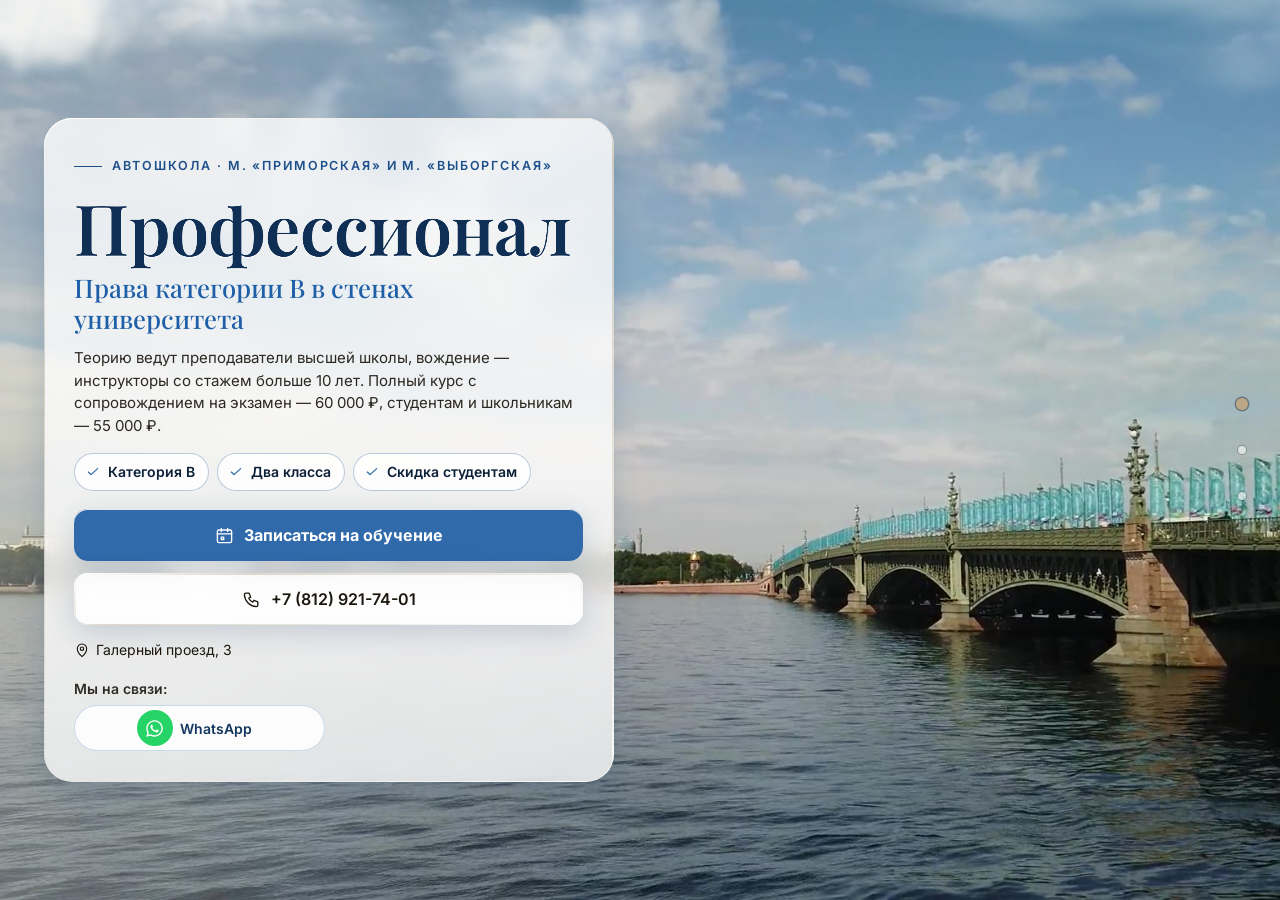
<file: index.html>
<!DOCTYPE html>
<html lang="ru" data-theme="light">
<head>
<meta charset="utf-8">
<meta name="viewport" content="width=device-width, initial-scale=1, viewport-fit=cover">
<title>Автошкола «Профессионал» — права категории B, Санкт-Петербург, м. «Приморская» и м. «Выборгская»</title>
<meta name="description" content="Автошкола «Профессионал»: категория B, преподаватели высшей школы, инструкторы со стажем больше 10 лет. Полный курс — 60 000 ₽, студентам и школьникам — 55 000 ₽. Галерный проезд, 3 и Литовская ул., 1. Телефон +7 (812) 921-74-01.">
<meta name="robots" content="noindex, nofollow, noarchive">
<meta name="geo.region" content="RU-SPE">
<meta name="geo.placename" content="Санкт-Петербург">
<meta name="geo.position" content="59.8944504;30.4585142">
<meta name="ICBM" content="59.8944504, 30.4585142">
<meta property="og:type" content="website">
<meta property="og:locale" content="ru_RU">
<meta property="og:site_name" content="Автошкола «Профессионал»">
<meta property="og:title" content="Автошкола «Профессионал» — права категории B, Санкт-Петербург, м. «Приморская» и м. «Выборгская»">
<meta property="og:description" content="Автошкола «Профессионал»: категория B, преподаватели высшей школы, инструкторы со стажем больше 10 лет. Полный курс — 60 000 ₽, студентам и школьникам — 55 000 ₽. Галерный проезд, 3 и Литовская ул., 1. Телефон +7 (812) 921-74-01.">
<meta name="twitter:card" content="summary_large_image">
<meta name="twitter:title" content="Автошкола «Профессионал» — права категории B, Санкт-Петербург, м. «Приморская» и м. «Выборгская»">
<meta name="twitter:description" content="Автошкола «Профессионал»: категория B, преподаватели высшей школы, инструкторы со стажем больше 10 лет. Полный курс — 60 000 ₽, студентам и школьникам — 55 000 ₽. Галерный проезд, 3 и Литовская ул., 1. Телефон +7 (812) 921-74-01.">
<meta name="theme-color" content="#eef5fc">
<link rel="icon" href="data:image/svg+xml,%3Csvg%20xmlns%3D%22http%3A//www.w3.org/2000/svg%22%20viewBox%3D%220%200%2064%2064%22%3E%3Crect%20width%3D%2264%22%20height%3D%2264%22%20rx%3D%2214%22%20fill%3D%22%231f5fa8%22/%3E%3Ccircle%20cx%3D%2232%22%20cy%3D%2232%22%20r%3D%2217%22%20fill%3D%22none%22%20stroke%3D%22%23fff%22%20stroke-width%3D%225%22/%3E%3Ccircle%20cx%3D%2232%22%20cy%3D%2232%22%20r%3D%225%22%20fill%3D%22%23ffc54d%22/%3E%3C/svg%3E">
<script>document.documentElement.classList.add('js');try{var _i=parseInt(localStorage.getItem('nb_fs2'),10),_f=[1,1.15,1.3,1.5][_i];if(_f)document.documentElement.style.setProperty('--fs',_f)}catch(e){}</script>
<style id="hero-timing">:root{--hero-d:1.2s}</style>
<link rel="preload" as="image" href="img/hero-poster.jpg" fetchpriority="high">
<!-- шрифты лежат внутри сайта: Google Fonts у российской аудитории режется -->
<style>
@font-face{font-family:'Inter';font-style:normal;font-weight:400;font-display:swap;src:url(assets/fonts/inter-400-cyrillic-ext.woff2) format('woff2');unicode-range:U+0460-052F, U+1C80-1C8A, U+20B4, U+2DE0-2DFF, U+A640-A69F, U+FE2E-FE2F}
@font-face{font-family:'Inter';font-style:normal;font-weight:400;font-display:swap;src:url(assets/fonts/inter-400-cyrillic.woff2) format('woff2');unicode-range:U+0301, U+0400-045F, U+0490-0491, U+04B0-04B1, U+2116}
@font-face{font-family:'Inter';font-style:normal;font-weight:400;font-display:swap;src:url(assets/fonts/inter-400-latin-ext.woff2) format('woff2');unicode-range:U+0100-02BA, U+02BD-02C5, U+02C7-02CC, U+02CE-02D7, U+02DD-02FF, U+0304, U+0308, U+0329, U+1D00-1DBF, U+1E00-1E9F, U+1EF2-1EFF, U+2020, U+20A0-20AB, U+20AD-20C0, U+2113, U+2C60-2C7F, U+A720-A7FF}
@font-face{font-family:'Inter';font-style:normal;font-weight:400;font-display:swap;src:url(assets/fonts/inter-400-latin.woff2) format('woff2');unicode-range:U+0000-00FF, U+0131, U+0152-0153, U+02BB-02BC, U+02C6, U+02DA, U+02DC, U+0304, U+0308, U+0329, U+2000-206F, U+20AC, U+2122, U+2191, U+2193, U+2212, U+2215, U+FEFF, U+FFFD}
@font-face{font-family:'Inter';font-style:normal;font-weight:500;font-display:swap;src:url(assets/fonts/inter-500-cyrillic-ext.woff2) format('woff2');unicode-range:U+0460-052F, U+1C80-1C8A, U+20B4, U+2DE0-2DFF, U+A640-A69F, U+FE2E-FE2F}
@font-face{font-family:'Inter';font-style:normal;font-weight:500;font-display:swap;src:url(assets/fonts/inter-500-cyrillic.woff2) format('woff2');unicode-range:U+0301, U+0400-045F, U+0490-0491, U+04B0-04B1, U+2116}
@font-face{font-family:'Inter';font-style:normal;font-weight:500;font-display:swap;src:url(assets/fonts/inter-500-latin-ext.woff2) format('woff2');unicode-range:U+0100-02BA, U+02BD-02C5, U+02C7-02CC, U+02CE-02D7, U+02DD-02FF, U+0304, U+0308, U+0329, U+1D00-1DBF, U+1E00-1E9F, U+1EF2-1EFF, U+2020, U+20A0-20AB, U+20AD-20C0, U+2113, U+2C60-2C7F, U+A720-A7FF}
@font-face{font-family:'Inter';font-style:normal;font-weight:500;font-display:swap;src:url(assets/fonts/inter-500-latin.woff2) format('woff2');unicode-range:U+0000-00FF, U+0131, U+0152-0153, U+02BB-02BC, U+02C6, U+02DA, U+02DC, U+0304, U+0308, U+0329, U+2000-206F, U+20AC, U+2122, U+2191, U+2193, U+2212, U+2215, U+FEFF, U+FFFD}
@font-face{font-family:'Inter';font-style:normal;font-weight:600;font-display:swap;src:url(assets/fonts/inter-600-cyrillic-ext.woff2) format('woff2');unicode-range:U+0460-052F, U+1C80-1C8A, U+20B4, U+2DE0-2DFF, U+A640-A69F, U+FE2E-FE2F}
@font-face{font-family:'Inter';font-style:normal;font-weight:600;font-display:swap;src:url(assets/fonts/inter-600-cyrillic.woff2) format('woff2');unicode-range:U+0301, U+0400-045F, U+0490-0491, U+04B0-04B1, U+2116}
@font-face{font-family:'Inter';font-style:normal;font-weight:600;font-display:swap;src:url(assets/fonts/inter-600-latin-ext.woff2) format('woff2');unicode-range:U+0100-02BA, U+02BD-02C5, U+02C7-02CC, U+02CE-02D7, U+02DD-02FF, U+0304, U+0308, U+0329, U+1D00-1DBF, U+1E00-1E9F, U+1EF2-1EFF, U+2020, U+20A0-20AB, U+20AD-20C0, U+2113, U+2C60-2C7F, U+A720-A7FF}
@font-face{font-family:'Inter';font-style:normal;font-weight:600;font-display:swap;src:url(assets/fonts/inter-600-latin.woff2) format('woff2');unicode-range:U+0000-00FF, U+0131, U+0152-0153, U+02BB-02BC, U+02C6, U+02DA, U+02DC, U+0304, U+0308, U+0329, U+2000-206F, U+20AC, U+2122, U+2191, U+2193, U+2212, U+2215, U+FEFF, U+FFFD}
@font-face{font-family:'Inter';font-style:normal;font-weight:700;font-display:swap;src:url(assets/fonts/inter-700-cyrillic-ext.woff2) format('woff2');unicode-range:U+0460-052F, U+1C80-1C8A, U+20B4, U+2DE0-2DFF, U+A640-A69F, U+FE2E-FE2F}
@font-face{font-family:'Inter';font-style:normal;font-weight:700;font-display:swap;src:url(assets/fonts/inter-700-cyrillic.woff2) format('woff2');unicode-range:U+0301, U+0400-045F, U+0490-0491, U+04B0-04B1, U+2116}
@font-face{font-family:'Inter';font-style:normal;font-weight:700;font-display:swap;src:url(assets/fonts/inter-700-latin-ext.woff2) format('woff2');unicode-range:U+0100-02BA, U+02BD-02C5, U+02C7-02CC, U+02CE-02D7, U+02DD-02FF, U+0304, U+0308, U+0329, U+1D00-1DBF, U+1E00-1E9F, U+1EF2-1EFF, U+2020, U+20A0-20AB, U+20AD-20C0, U+2113, U+2C60-2C7F, U+A720-A7FF}
@font-face{font-family:'Inter';font-style:normal;font-weight:700;font-display:swap;src:url(assets/fonts/inter-700-latin.woff2) format('woff2');unicode-range:U+0000-00FF, U+0131, U+0152-0153, U+02BB-02BC, U+02C6, U+02DA, U+02DC, U+0304, U+0308, U+0329, U+2000-206F, U+20AC, U+2122, U+2191, U+2193, U+2212, U+2215, U+FEFF, U+FFFD}
@font-face{font-family:'Playfair Display';font-style:normal;font-weight:500;font-display:swap;src:url(assets/fonts/playfair-display-500-cyrillic.woff2) format('woff2');unicode-range:U+0301, U+0400-045F, U+0490-0491, U+04B0-04B1, U+2116}
@font-face{font-family:'Playfair Display';font-style:normal;font-weight:500;font-display:swap;src:url(assets/fonts/playfair-display-500-latin-ext.woff2) format('woff2');unicode-range:U+0100-02BA, U+02BD-02C5, U+02C7-02CC, U+02CE-02D7, U+02DD-02FF, U+0304, U+0308, U+0329, U+1D00-1DBF, U+1E00-1E9F, U+1EF2-1EFF, U+2020, U+20A0-20AB, U+20AD-20C0, U+2113, U+2C60-2C7F, U+A720-A7FF}
@font-face{font-family:'Playfair Display';font-style:normal;font-weight:500;font-display:swap;src:url(assets/fonts/playfair-display-500-latin.woff2) format('woff2');unicode-range:U+0000-00FF, U+0131, U+0152-0153, U+02BB-02BC, U+02C6, U+02DA, U+02DC, U+0304, U+0308, U+0329, U+2000-206F, U+20AC, U+2122, U+2191, U+2193, U+2212, U+2215, U+FEFF, U+FFFD}
@font-face{font-family:'Playfair Display';font-style:normal;font-weight:600;font-display:swap;src:url(assets/fonts/playfair-display-600-cyrillic.woff2) format('woff2');unicode-range:U+0301, U+0400-045F, U+0490-0491, U+04B0-04B1, U+2116}
@font-face{font-family:'Playfair Display';font-style:normal;font-weight:600;font-display:swap;src:url(assets/fonts/playfair-display-600-latin-ext.woff2) format('woff2');unicode-range:U+0100-02BA, U+02BD-02C5, U+02C7-02CC, U+02CE-02D7, U+02DD-02FF, U+0304, U+0308, U+0329, U+1D00-1DBF, U+1E00-1E9F, U+1EF2-1EFF, U+2020, U+20A0-20AB, U+20AD-20C0, U+2113, U+2C60-2C7F, U+A720-A7FF}
@font-face{font-family:'Playfair Display';font-style:normal;font-weight:600;font-display:swap;src:url(assets/fonts/playfair-display-600-latin.woff2) format('woff2');unicode-range:U+0000-00FF, U+0131, U+0152-0153, U+02BB-02BC, U+02C6, U+02DA, U+02DC, U+0304, U+0308, U+0329, U+2000-206F, U+20AC, U+2122, U+2191, U+2193, U+2212, U+2215, U+FEFF, U+FFFD}
/* ===== Notary site — generator stylesheet (light warm base, dark theme by toggle) ===== */
:root{
  --p100:#665230; --p90:#97825e; --p80:#bba887; --p70:#c2b9a9; --p50:#dad5ce; --p40:#e0dedb;
  --p30:#eeece9; --p20:#f1f1f0; --p10:#f8f8f8; --n100:#0e0f11; --n90:#3c404b; --n10:#fff;

  --bg:var(--p10); --bg2:var(--p20); --bg3:var(--p30); --card:var(--n10); --text:var(--n100); --muted:var(--n90);
  --line:var(--p50); --line2:var(--p40); --accent:var(--p90); --accent-d:var(--p100); --accent-l:var(--p80); --accent-soft:var(--p30);
  --on-accent:#fff; --shadow:0 1px 10px rgba(51,51,51,.10); --shadow-lg:0 12px 40px rgba(30,24,10,.14);
  --hero-ov1:rgba(14,15,17,.72); --hero-ov2:rgba(14,15,17,.30); --sec-ov:rgba(248,248,248,.72);
  --ok:#2e8b57; --bad:#b4453b;
  /* те же цвета составляющими: rgba() понимают все браузеры, color-mix() — нет */
  --bg-rgb:248,248,248; --card-rgb:255,255,255; --accent-rgb:151,130,94; --ok-rgb:46,139,87;

  --zc:var(--fs); --fs:1; --vwu:calc(1vw / var(--fs)); --vhu:calc(1vh / var(--fs));   /* масштаб текста (А−/А+) и «честные» vw/vh под ним */
  --hdr-h:68px; --bar-h:70px; --vh:calc(100*var(--vhu)); --gap:24px; --radius:14px; --radius-s:10px;
  --font:"Inter",Tahoma,Arial,sans-serif; --serif:"Playfair Display",Georgia,"Times New Roman",serif;
  --ease:cubic-bezier(.65,.05,.36,1); --speed:520ms;
}
html[data-theme="dark"]{
  --bg:#17150f; --bg2:#1d1a13; --bg3:#252117; --card:#221e15; --text:#f1ebdf; --muted:#b9ae98;
  --line:#3a3325; --line2:#2f2a1e; --accent:#c9b17f; --accent-d:#e0cf9f; --accent-l:#8d7b58; --accent-soft:#2a251a;
  --on-accent:#17150f; --shadow:0 1px 12px rgba(0,0,0,.45); --shadow-lg:0 14px 40px rgba(0,0,0,.55);
  --hero-ov1:rgba(10,9,6,.80); --hero-ov2:rgba(10,9,6,.40); --sec-ov:rgba(16,15,12,.76);
  --bg-rgb:23,21,15; --card-rgb:34,30,21; --accent-rgb:201,177,127;
}

*,*::before,*::after{box-sizing:border-box}
/* А−/А+: весь сайт — шапка, плашки, меню, формы, окна — растёт пропорционально, как при увеличении масштаба в браузере */
html{-webkit-text-size-adjust:100%;scroll-behavior:auto;zoom:var(--fs,1)}
html,body{height:100%;margin:0;overflow:hidden;background:var(--bg);color:var(--text);
  font-family:var(--font);font-size:16px;line-height:1.55;-webkit-font-smoothing:antialiased}
body{overscroll-behavior:none;position:relative}
a{color:inherit;text-decoration:none}
img{display:block;max-width:100%}
button{font:inherit;color:inherit;background:none;border:0;padding:0;cursor:pointer}
input,select,textarea{font:inherit;color:inherit}
h1,h2,h3,h4,p{margin:0}
ul{margin:0;padding:0;list-style:none}
svg{display:block}
.ico{width:22px;height:22px;stroke:currentColor;fill:none;stroke-width:1.7;stroke-linecap:round;stroke-linejoin:round;flex:none}
.vh{position:absolute!important;width:1px;height:1px;overflow:hidden;clip:rect(0 0 0 0);white-space:nowrap}

/* ---------- typography helpers ---------- */
.kicker{display:inline-flex;align-items:center;gap:10px;font-size:13px;font-weight:600;letter-spacing:.14em;text-transform:uppercase;color:var(--accent)}
.kicker::before{content:"";width:28px;height:1px;background:var(--accent)}
.h2{font-size:clamp(26px,calc(3.2*var(--vwu,1vw)),40px);font-weight:600;letter-spacing:-.02em;line-height:1.12;margin-top:10px}
.lead{color:var(--muted);font-size:17px;max-width:640px;margin-top:12px}
.sec-head{margin-bottom:28px}
#contacts .sec-head{margin-bottom:18px}

/* ---------- buttons ---------- */
.btn{display:inline-flex;align-items:center;justify-content:center;gap:10px;min-height:48px;padding:0 22px;border-radius:999px;
  font-weight:600;font-size:15px;line-height:1;border:1.5px solid transparent;transition:background .25s,color .25s,border-color .25s,transform .2s,box-shadow .25s;white-space:nowrap}
.btn:active{transform:translateY(1px)}
.btn-primary{background:var(--accent-d);color:var(--on-accent);border-color:var(--accent-d)}
.btn-primary:hover{background:var(--accent);border-color:var(--accent);color:#fff}
html[data-theme="dark"] .btn-primary:hover{color:#17150f}
.btn-ghost{border-color:var(--line);color:var(--text);background:var(--card)}
.btn-ghost:hover{border-color:var(--accent);color:var(--accent-d)}
.btn-light{background:rgba(255,255,255,.14);color:#fff;border-color:rgba(255,255,255,.55);backdrop-filter:blur(6px)}
.btn-light:hover{background:#fff;color:var(--n100)}
.btn-white{background:#fff;color:var(--n100);border-color:#fff}
.btn-white:hover{background:var(--p30);border-color:var(--p30)}
.btn .ico{width:18px;height:18px}
.btn-sm{min-height:44px;padding:0 16px;font-size:14px}

/* ---------- header ---------- */
.hdr{position:fixed;top:0;left:0;right:0;height:var(--hdr-h);z-index:200;display:flex;align-items:center;
  zoom:calc(1 / var(--zc,1)); --vwu:1vw; --vhu:1vh;   /* А−/А+ шапку не трогают: она всегда как при 100 % (страница в zoom, шапка — встречный zoom) */
  background:rgba(var(--bg-rgb),.88);backdrop-filter:blur(12px);-webkit-backdrop-filter:blur(12px);
  border-bottom:1px solid var(--line2);transition:background .3s}
.hdr-in{width:100%;max-width:1280px;margin:0 auto;padding:0 28px;display:flex;align-items:center;gap:24px}
.brand{display:flex;align-items:center;gap:12px;min-width:0;min-height:44px}
.mono-img{object-fit:contain;background:#fff;padding:2px;box-sizing:border-box}
.mono{width:42px;height:42px;border-radius:12px;background:var(--accent-d);color:var(--on-accent);display:grid;place-items:center;
  font-family:var(--serif);font-size:20px;font-weight:600;flex:none;letter-spacing:.02em}
.brand-t{display:flex;flex-direction:column;line-height:1.15;min-width:0}
.brand-n{font-weight:600;font-size:15px;white-space:nowrap;overflow:hidden;text-overflow:ellipsis}
.brand-s{font-size:13px;color:var(--muted);white-space:nowrap;overflow:hidden;text-overflow:ellipsis}
.nav{display:flex;align-items:center;gap:4px;margin-left:auto}
.nav > li{position:relative}
.nav-a{display:inline-flex;align-items:center;gap:6px;min-height:44px;padding:10px 12px;border-radius:8px;font-size:14px;font-weight:500;color:var(--text);opacity:.8;transition:opacity .2s,background .2s}
.nav-a:hover,.nav-a.cur,.nav > li.open > .nav-a{opacity:1;background:var(--bg3)}
.nav-a .chev{width:14px;height:14px;transition:transform .25s}
.nav > li.open > .nav-a .chev{transform:rotate(180deg)}
.hdr-tools{display:flex;align-items:center;gap:6px;margin-left:8px}
.tool{width:44px;height:44px;border-radius:10px;display:grid;place-items:center;color:var(--text);opacity:.8;transition:background .2s,opacity .2s}
.tool:hover{background:var(--bg3);opacity:1}
.tool .ico{width:20px;height:20px}
.tool-lang{width:auto;padding:0 10px;gap:6px;font-size:13px;font-weight:600;letter-spacing:.04em;display:flex;align-items:center}
.lang-wrap{position:relative}
.lang-dd{position:absolute;right:0;top:calc(100% + 8px);background:var(--card);border:1px solid var(--line);border-radius:12px;box-shadow:var(--shadow-lg);
  padding:6px;min-width:190px;display:none;z-index:210}
.lang-wrap.open .lang-dd{display:block}
.lang-dd button,.lang-dd a{display:flex;width:100%;align-items:center;gap:10px;min-height:44px;padding:9px 12px;border-radius:8px;font-size:14px;text-align:left}
.lang-dd button:hover,.lang-dd a:hover{background:var(--bg3)}
.lang-dd button.cur,.lang-dd a.cur{color:var(--accent-d);font-weight:600}
.lang-dd b{font-size:13px;letter-spacing:.08em;width:26px;color:var(--muted)}
.hdr-book{margin-left:4px}
.burger{display:none}
.moon,.sun{display:none}
html[data-theme="dark"] .sun{display:block}
html:not([data-theme="dark"]) .moon{display:block}

/* mega menu */
.mega{position:absolute;left:50%;top:calc(100% + 10px);transform:translateX(-50%);width:min(980px,calc(calc(100*var(--vwu,1vw)) - 40px));
  background:var(--card);border:1px solid var(--line);border-radius:16px;box-shadow:var(--shadow-lg);padding:20px;display:none;z-index:210}
.nav > li.open > .mega{display:block}
.mega-head{display:flex;justify-content:space-between;align-items:baseline;gap:16px;padding:0 6px 14px;border-bottom:1px solid var(--line2);margin-bottom:12px}
.mega-head b{font-size:14px}
.mega-head span{font-size:13px;color:var(--muted)}
.mega-grid{display:grid;grid-template-columns:repeat(2,1fr);gap:4px}
.mega-it{display:flex;gap:12px;align-items:flex-start;padding:10px 12px;border-radius:10px;text-align:left;width:100%;transition:background .2s}
.mega-it:hover{background:var(--bg3)}
.mega-it .cic{width:38px;height:38px;border-radius:10px;background:var(--accent-soft);color:var(--accent-d);display:grid;place-items:center;flex:none}
.mega-it .cic .ico{width:20px;height:20px}
.mega-it b{display:block;font-size:14px;font-weight:600}
.mega-it small{display:block;font-size:13px;color:var(--muted);line-height:1.35;margin-top:2px}
.mega-it em{font-style:normal;font-size:13px;color:var(--accent);margin-top:3px;display:block}

/* mobile menu */
.mmenu{position:fixed;top:calc(var(--hdr-h) / var(--zc,1));left:0;right:0;bottom:var(--bar-h);z-index:190;background:var(--bg);overflow-y:auto;padding:14px 18px 30px;display:none}
.mmenu.open{display:block}
.mmenu a,.mmenu .macc > button{display:flex;align-items:center;justify-content:space-between;width:100%;padding:14px 6px;border-bottom:1px solid var(--line2);font-size:17px;font-weight:500;text-align:left}
.mmenu .macc > button .chev{width:18px;height:18px;transition:transform .25s}
.mmenu .macc.open > button .chev{transform:rotate(180deg)}
.mmenu .macc-list{display:none;padding:4px 0 8px}
.mmenu .macc.open .macc-list{display:block}
.mmenu .macc-list button{display:flex;align-items:center;gap:12px;width:100%;padding:11px 8px;border-radius:10px;text-align:left;font-size:15px}
.mmenu .macc-list button:hover{background:var(--bg3)}
.mmenu .macc-list .cic{width:32px;height:32px;border-radius:8px;background:var(--accent-soft);color:var(--accent-d);display:grid;place-items:center;flex:none}
.mmenu .macc-list .cic .ico{width:17px;height:17px}
.mmenu-foot{display:flex;flex-wrap:wrap;gap:8px;margin-top:18px}
.mmenu-foot .btn{flex:1}

/* ---------- full-page scroller ---------- */
.fp{position:relative;width:100%;height:var(--vh);overflow:hidden}
.fp-track{will-change:transform;transition:transform var(--speed) var(--ease)}
.fp-track.no-anim{transition:none}
.sec{position:relative;height:var(--vh);width:100%;overflow:hidden}
.sec-scroll{height:100%;overflow-y:auto;overflow-x:hidden;display:flex;flex-direction:column;
  padding:calc(var(--hdr-h) / var(--zc,1) + 20px) 28px calc(var(--bar-h) + 96px);-webkit-overflow-scrolling:touch;scrollbar-width:thin;scrollbar-color:var(--line) transparent}
.wrap{margin:auto;width:100%;max-width:1180px}
.sec-alt{background:var(--bg2)}

/* reveal animation */
.rv{opacity:0;transform:translateY(18px);transition:opacity .7s ease,transform .7s ease;transition-delay:calc(var(--i,0) * 90ms)}
.sec.active .rv{opacity:1;transform:none}

/* side dots */
.dots{position:fixed;right:16px;top:50%;transform:translateY(-50%);z-index:150;display:flex;flex-direction:column;gap:2px}
.dots button{position:relative;width:44px;height:44px;display:grid;place-items:center}
.dots button::after{content:"";width:8px;height:8px;border-radius:50%;background:var(--muted);opacity:.45;transition:transform .25s,opacity .25s,background .25s}
.dots button:hover::after{opacity:.9}
.dots button.cur::after{background:var(--accent);opacity:1;transform:scale(1.5)}
.dots button span{position:absolute;right:32px;top:50%;transform:translateY(-50%) translateX(6px);background:var(--n100);color:#fff;font-size:13px;
  padding:5px 10px;border-radius:6px;white-space:nowrap;opacity:0;pointer-events:none;transition:opacity .2s,transform .2s}
.dots button:hover span{opacity:1;transform:translateY(-50%)}
.sec-hero ~ .dots{color:#fff}
body[data-sec="0"] .dots button::after{background:#fff}
body[data-sec="0"] .dots button.cur::after{background:var(--p80)}

.sec:not(.sec-hero) .sec-scroll{position:relative;z-index:1}

.status{display:inline-flex;align-items:center;gap:8px;padding:8px 14px 8px 10px;border-radius:999px;background:rgba(255,255,255,.12);border:1px solid rgba(255,255,255,.28);font-size:13px;backdrop-filter:blur(6px)}
.status i{width:9px;height:9px;border-radius:50%;background:#7bd389;box-shadow:0 0 0 3px rgba(123,211,137,.28)}
.status.closed i{background:#f08a7e;box-shadow:0 0 0 3px rgba(240,138,126,.28)}
.status.soon i{background:#f0c674;box-shadow:0 0 0 3px rgba(240,198,116,.28)}
.status span{opacity:.85}
.addr-link{display:inline-flex;align-items:center;gap:6px;border-bottom:1px solid currentColor;padding:13px 0 14px;margin:-13px 0 -14px;transition:color .2s}
.addr-link:hover{color:var(--accent)}
.addr-link .ico{width:16px;height:16px}

/* ---------- services ---------- */
.svc-grid{display:grid;grid-template-columns:repeat(5,1fr);gap:14px}
.svc{display:flex;flex-direction:column;align-items:flex-start;gap:10px;padding:18px 16px 16px;border-radius:var(--radius);background:var(--card);border:1px solid var(--line2);
  text-align:left;min-height:170px;transition:transform .25s,box-shadow .25s,border-color .25s;position:relative}
.svc:hover{transform:translateY(-3px);box-shadow:var(--shadow-lg);border-color:var(--accent-l)}
.svc .cic{width:44px;height:44px;border-radius:12px;background:var(--accent-soft);color:var(--accent-d);display:grid;place-items:center}
.svc b{font-size:15px;font-weight:600;line-height:1.3}
.svc small{font-size:13px;color:var(--muted);line-height:1.35}
.svc em{font-style:normal;font-size:13px;color:var(--accent);margin-top:auto;padding-top:6px;display:inline-flex;align-items:center;gap:4px}
.svc em .ico{width:12px;height:12px}

/* ---------- about ---------- */
.about{display:grid;grid-template-columns:1.15fr .85fr;gap:48px;align-items:start}
.about-txt p{color:var(--muted);margin-top:14px;font-size:16px}
.about-txt p:first-of-type{color:var(--text)}
.quote{margin-top:22px;padding:16px 20px;border-left:3px solid var(--accent);background:var(--card);border-radius:0 12px 12px 0;font-family:var(--serif);font-size:18px;line-height:1.45;color:var(--text)}
.creds{display:grid;gap:10px}
.cred{display:flex;gap:14px;align-items:center;padding:14px 16px;border-radius:12px;background:var(--card);border:1px solid var(--line2)}
.cred .cic{width:40px;height:40px;border-radius:10px;background:var(--accent-soft);color:var(--accent-d);display:grid;place-items:center;flex:none}
.cred .cic .ico{width:20px;height:20px}
.cred small{display:block;font-size:13px;color:var(--muted);text-transform:uppercase;letter-spacing:.06em}
.cred b{display:block;font-size:15px;font-weight:600;line-height:1.3}
.chips{display:flex;flex-wrap:wrap;gap:8px;margin-top:16px}
.chips li{padding:8px 14px;border-radius:999px;border:1px solid var(--accent-l);color:var(--accent-d);font-size:13.5px;font-weight:500;background:var(--card)}
.strong-lbl{margin-top:22px;font-size:13px;text-transform:uppercase;letter-spacing:.1em;color:var(--muted)}

/* ---------- how ---------- */
.steps{display:grid;grid-template-columns:repeat(5,1fr);gap:16px;position:relative;margin-top:14px}
.steps::before{content:"";position:absolute;left:8%;right:8%;top:30px;height:1px;background:var(--line)}
.step{position:relative;padding:0 8px}
.step-n{width:60px;height:60px;border-radius:50%;background:var(--card);border:1.5px solid var(--accent-l);color:var(--accent-d);display:grid;place-items:center;
  font-family:var(--serif);font-size:24px;font-weight:600;position:relative;z-index:1;transition:background .4s,color .4s}
.sec.active .step-n{animation:pop .6s var(--ease) both;animation-delay:calc(var(--i) * 140ms + 150ms)}
@keyframes pop{0%{transform:scale(.6);opacity:0}60%{transform:scale(1.08);opacity:1}100%{transform:scale(1)}}
.step b{display:block;margin-top:16px;font-size:17px;font-weight:600}
.step p{color:var(--muted);font-size:14.5px;margin-top:6px}

/* ---------- reviews ---------- */
.reviews{display:grid;grid-template-columns:300px 1fr;gap:28px;align-items:start}
.rsum{background:var(--card);border:1px solid var(--line2);border-radius:var(--radius);padding:26px 24px;text-align:center}
.rsum .big{font-family:var(--serif);font-size:64px;line-height:1;font-weight:500;color:var(--accent-d)}
.stars{display:inline-flex;gap:3px;--fill:100%}
.stars svg{width:20px;height:20px}
.stars .st{fill:var(--line);stroke:none}
.stars .st.on{fill:#e7b73b}
.stars .st.half{fill:url(#halfgrad)}
.rsum .stars{margin-top:8px}
.rsum p{color:var(--muted);font-size:13.5px;margin-top:10px;line-height:1.4}
.rsum .btn{margin-top:16px;width:100%}
.rsum .gis{display:block;margin:10px 0 -14px;padding:14px 0;font-size:13px;color:var(--accent-d);text-decoration:underline;text-underline-offset:3px}
.rgrid{display:grid;grid-template-columns:repeat(2,1fr);gap:14px}
.rev{background:var(--card);border:1px solid var(--line2);border-radius:var(--radius);padding:20px;display:flex;flex-direction:column;gap:10px}
.rev .stars svg{width:15px;height:15px}
.rev p{font-size:14.5px;line-height:1.5;flex:1}
.rev p::before{content:"“";font-family:var(--serif);color:var(--accent);font-size:22px;line-height:0;margin-right:4px;vertical-align:-6px}
.rev-meta{display:flex;flex-wrap:wrap;justify-content:space-between;gap:4px 10px;align-items:baseline;font-size:13px;color:var(--muted)}
.rev-meta b{color:var(--text);font-weight:600}
.rev-src{display:inline-flex;align-items:center;gap:5px;white-space:nowrap;margin-left:auto}
.rev-src i{width:6px;height:6px;border-radius:50%;background:var(--accent)}
.rev-sample{color:var(--muted);font-style:italic;opacity:.85}
.rev-real{color:var(--accent-d);font-weight:600}
.rev-real i{background:var(--ok)}
.rev-is-real{border-color:var(--accent-l)}
.demo-note{margin-top:14px;max-width:760px;font-size:13.5px;line-height:1.45;color:var(--muted);background:var(--accent-soft);
  border-left:3px solid var(--accent);border-radius:0 8px 8px 0;padding:8px 12px}
.rnote{margin-top:14px;font-size:13px;color:var(--muted)}

/* ---------- faq ---------- */
.faq{display:grid;grid-template-columns:1fr 1fr;gap:0 32px;align-items:start}
.faq-col{display:flex;flex-direction:column}
.fq{border-bottom:1px solid var(--line)}
.fq > button{display:flex;width:100%;align-items:center;justify-content:space-between;gap:16px;min-height:44px;padding:16px 4px;text-align:left;font-weight:600;font-size:15.5px;line-height:1.35}
.fq > button .pl{width:26px;height:26px;border-radius:50%;border:1px solid var(--line);display:grid;place-items:center;flex:none;color:var(--accent-d);transition:transform .3s,background .3s}
.fq > button .pl .ico{width:14px;height:14px}
.fq.open > button .pl{transform:rotate(45deg);background:var(--accent-soft)}
.fq-a{display:grid;grid-template-rows:0fr;transition:grid-template-rows .35s var(--ease)}
.fq.open .fq-a{grid-template-rows:1fr}
.fq-a > div{overflow:hidden}
.fq-a p{color:var(--muted);font-size:14.5px;padding:0 4px 16px;line-height:1.55}
.fq-a .faq-note{font-size:13px;color:var(--accent-d);padding-bottom:6px}
.fq-a .faq-note:empty{display:none}

/* ---------- contacts ---------- */
.contacts{display:grid;grid-template-columns:1fr 1.05fr 1fr;gap:18px;align-items:stretch}
.contacts .cbox{padding:16px 18px}
.cbox{background:var(--card);border:1px solid var(--line2);border-radius:var(--radius);padding:20px}
.cl{display:grid;gap:12px}
.cl li{display:flex;gap:12px;align-items:flex-start}
.cl .cic{width:36px;height:36px;border-radius:10px;background:var(--accent-soft);color:var(--accent-d);display:grid;place-items:center;flex:none}
.cl .cic .ico{width:18px;height:18px}
.cl small{display:block;font-size:13px;color:var(--muted);text-transform:uppercase;letter-spacing:.06em}
.cl b{display:block;font-weight:500;font-size:15px;line-height:1.4}
.cl a.tel,.cl a.mail{display:block;padding:14px 0;margin:-14px 0}
.cl a.tel:hover,.cl a.mail:hover{color:var(--accent-d)}
.hours-link{display:inline-block;font-size:13px;color:var(--accent-d);text-decoration:underline;text-underline-offset:3px;padding:14px 0;margin:-14px 0}
.cl .msgs{display:flex;gap:8px;margin-top:4px;flex-wrap:wrap}
.cl .msgs a{display:inline-flex;align-items:center;gap:6px;padding:6px 10px;border-radius:8px;border:1px solid var(--line);font-size:13px;min-height:44px}
.cl .msgs a .ico{width:16px;height:16px}
.mapbox{display:flex;flex-direction:column;gap:12px;padding:12px}
.map{flex:1;min-height:280px;border-radius:10px;overflow:hidden;border:1px solid var(--line);background:var(--bg3);position:relative}
.map iframe{width:100%;height:100%;border:0;position:absolute;inset:0}
.map-actions{display:flex;gap:8px;flex-wrap:wrap}
.map-actions .btn{flex:1;min-height:44px;font-size:14px;padding:0 12px}

/* form */
.form h3{font-size:19px;font-weight:600}
.form .fdesc{color:var(--muted);font-size:13.5px;margin-top:6px}
.fg{display:grid;gap:8px;margin-top:12px}
.f2{display:grid;grid-template-columns:1fr 1fr;gap:10px}
.fld{display:flex;flex-direction:column;gap:4px}
.fld label{font-size:13px;color:var(--muted);font-weight:500}
.fld input,.fld select,.fld textarea{width:100%;background:var(--bg);border:1px solid var(--line);border-radius:10px;padding:8px 12px;font-size:14px;transition:border-color .2s,box-shadow .2s;min-height:44px}
.fld textarea{min-height:48px;resize:vertical}
.fld input:focus,.fld select:focus,.fld textarea:focus{outline:0;border-color:var(--accent);box-shadow:0 0 0 3px rgba(var(--accent-rgb),.22)}
.fld.err input,.fld.err select{border-color:var(--bad)}
.ferr{font-size:13px;color:var(--bad);display:none}
.fld.err .ferr{display:block}
.fnote{font-size:13px;color:var(--muted);margin-top:8px;line-height:1.4}
.fok{display:none;margin-top:10px;padding:10px 12px;border-radius:10px;background:rgba(var(--ok-rgb),.12);color:var(--ok);font-size:13.5px}
.fok.show{display:block}

.foot{margin-top:18px;padding-top:12px;padding-left:250px;flex-wrap:nowrap;align-items:flex-start;border-top:1px solid var(--line2);display:flex;justify-content:space-between;gap:16px;flex-wrap:wrap;font-size:13px;color:var(--muted)}
.foot p{max-width:none}
.foot .fl{white-space:nowrap;flex:none}
.foot .fl a{margin-left:14px;padding:14px 0;margin-top:-14px;margin-bottom:-14px;display:inline-block;min-width:44px;text-align:center;text-decoration:underline;text-underline-offset:3px}

/* ---------- bottom bar ---------- */
.bar{position:fixed;inset:auto 0 0;z-index:300;background:var(--card);box-shadow:0 -1px 10px rgba(51,51,51,.1);border-top:1px solid var(--line2);
  padding:6px 0;padding-bottom:calc(6px + env(safe-area-inset-bottom,0px))}
.bar-in{display:flex;justify-content:space-around;align-items:center;max-width:1080px;margin:0 auto}
.bi{display:flex;flex-direction:column;align-items:center;gap:5px;padding:8px 24px;border-radius:10px;font-size:13.5px;line-height:1;color:var(--text);opacity:.65;
  transition:opacity .3s,background .3s,color .3s;flex:1;max-width:190px;min-width:0}
.bi span{white-space:nowrap;max-width:100%;overflow:hidden;text-overflow:ellipsis}
.bi .ico{width:24px;height:24px}
.bi:hover{opacity:1;background:var(--bg3)}
.bi.cur{opacity:1;color:var(--accent-d)}


/* ---------- modals ---------- */
.modal{position:fixed;inset:0;z-index:400;background:rgba(14,15,17,.62);display:none;align-items:center;justify-content:center;padding:20px}
.modal.open{display:flex}
.mbox{background:var(--card);color:var(--text);border-radius:18px;width:100%;max-width:560px;max-height:min(calc(86*var(--vhu,1vh)),860px);overflow:auto;padding:26px 26px 22px;position:relative;box-shadow:var(--shadow-lg);
  animation:mup .3s var(--ease)}
@keyframes mup{from{opacity:0;transform:translateY(16px) scale(.98)}to{opacity:1;transform:none}}
.mbox-lg{max-width:760px}
.mclose{position:absolute;top:12px;right:12px;width:44px;height:44px;border-radius:50%;display:grid;place-items:center;color:var(--muted)}
.mclose:hover{background:var(--bg3);color:var(--text)}
.mbox h3{font-size:22px;font-weight:600;padding-right:36px}
.mbox .msub{color:var(--muted);font-size:14px;margin-top:4px}
.hours-t{width:100%;border-collapse:collapse;margin-top:16px;font-size:15px}
.hours-t td{padding:9px 6px;border-bottom:1px solid var(--line2)}
.hours-t td:last-child{text-align:right;font-weight:500;white-space:nowrap}
.hours-t tr.today td{color:var(--accent-d);font-weight:600}
.hours-t tr.today td:first-child::after{content:" · " attr(data-today);font-weight:400;font-size:13px;color:var(--muted)}
.hours-t tr.off td:last-child{color:var(--muted);font-weight:400}
.mnote{margin-top:14px;padding:12px 14px;border-radius:10px;background:var(--bg2);font-size:13.5px;color:var(--muted)}
.mnote b{display:block;color:var(--text);margin-bottom:3px;font-size:13px}
.mcontacts{display:flex;flex-wrap:wrap;gap:8px;margin-top:14px}
.mcontacts a{display:inline-flex;align-items:center;gap:7px;min-height:44px;padding:9px 13px;border-radius:10px;border:1px solid var(--line);font-size:13.5px}
.mcontacts a .ico{width:16px;height:16px}
.mcontacts a:hover{border-color:var(--accent)}
/* способы записи: позвонить, написать на почту, заказать обратный звонок */
.bk-opts{display:grid;gap:10px;margin-top:14px}
.bk-opt{display:flex;align-items:center;gap:14px;min-height:60px;padding:10px 16px;border-radius:14px;border:1px solid var(--line);background:var(--bg3);color:var(--text);font-size:16px;font-weight:600;text-align:left;text-decoration:none;transition:border-color .2s,background .2s}
.bk-opt:hover{border-color:var(--accent);background:var(--accent-soft)}
.bk-opt .ico{width:24px;height:24px;color:var(--accent-d);flex:none}
.bk-opt small{display:block;font-weight:400;font-size:13px;color:var(--muted);margin-top:1px}
.mbox-book{max-width:440px}
/* оплата значками, подпись у общего телефона */
.pay-pills{display:flex;flex-wrap:wrap;gap:6px;margin-top:5px}
.pay-pill{display:inline-flex;align-items:center;gap:6px;padding:4px 11px 4px 9px;border-radius:999px;border:1px solid var(--line);background:var(--bg3);font-size:13px;font-weight:600;line-height:1.3;white-space:nowrap}
.pay-pill .ico{width:15px;height:15px;color:var(--accent-d)}
.pay-pill.pay-logo{background:#fff;border-color:rgba(0,0,0,.12);padding:3px 11px;min-height:28px}
.pay-pill.pay-logo img{display:block;height:17px;width:auto}
.pay-pill.pay-logo img[src$="sbp.svg"]{height:20px}

.brand-t{display:flex;flex-direction:column;justify-content:center;gap:2px;line-height:1.1;min-width:0}
.brand-s{display:block;font-size:10.5px;font-weight:600;letter-spacing:.16em;text-transform:uppercase;color:var(--muted);white-space:nowrap;overflow:visible;text-overflow:clip}
.brand-n{font-size:16px;font-weight:600;white-space:nowrap;overflow:visible;text-overflow:clip}
.nav-a{white-space:nowrap}
#navServices{position:static}
.mega{max-height:calc(calc(100*var(--vhu,1vh)) - var(--hdr-h) - 24px);overflow-y:auto;top:calc(100% + 6px);width:min(980px,calc(calc(100*var(--vwu,1vw)) - 32px))}
@media screen and (max-width:760px){.mega-grid{grid-template-columns:1fr}}
@media screen and (max-width:479px){.brand-t{display:flex}.brand-s{font-size:9px;letter-spacing:.14em}.brand-n{font-size:12.5px;white-space:normal;line-height:1.12}}
.bk-inline{grid-template-columns:repeat(3,1fr);gap:8px}
.bk-inline .bk-opt{flex-direction:column;justify-content:center;gap:5px;min-height:76px;padding:9px 6px;font-size:13.5px;text-align:center;line-height:1.2}
.bk-inline .bk-opt .ico{width:22px;height:22px}
.bk-inline .bk-opt small{display:none}
/* services modal */
.svc-list{margin-top:16px;display:grid;grid-template-columns:1fr 1fr;gap:6px}
.svc-list button{display:flex;gap:10px;align-items:center;width:100%;min-height:44px;text-align:left;padding:10px 12px;border-radius:10px;font-size:14px;line-height:1.35;border:1px solid var(--line2);background:var(--bg)}
.svc-list button:hover{border-color:var(--accent);background:var(--accent-soft)}
.svc-list button .ico{width:16px;height:16px;color:var(--accent);margin-top:2px}
.mhint{font-size:13px;color:var(--muted);margin-top:12px}
.mhead{display:flex;gap:14px;align-items:center;padding-right:36px}
.mhead .cic{width:48px;height:48px;border-radius:12px;background:var(--accent-soft);color:var(--accent-d);display:grid;place-items:center;flex:none}

/* ---------- responsive ---------- */
@media (max-width:1200px){
  .svc-grid{grid-template-columns:repeat(5,1fr)}
  .svc{min-height:160px;padding:14px}
  .svc small{display:none}
}
@media screen and (max-width:991px){
  :root{--hdr-h:62px}
  .nav,.hdr-book{display:none}
  .burger{display:grid}
  .hdr-in{padding:0 18px;gap:12px}
}
@media (max-width:991px){
  :root{--bar-h:64px}
  .sec-scroll{padding:calc(var(--hdr-h) / var(--zc,1) + 16px) 22px calc(var(--bar-h) + 96px)}
  .dots{right:8px;gap:8px}
  .dots button span{display:none}
  .svc-grid{grid-template-columns:repeat(3,1fr);gap:10px}
  .svc{min-height:0}
  .about{grid-template-columns:1fr;gap:22px}
  .steps{grid-template-columns:repeat(5,1fr);gap:10px}
  .step-n{width:48px;height:48px;font-size:20px}
  .step b{font-size:15px}.step p{font-size:13px}
  .reviews{grid-template-columns:1fr;gap:16px}
  .rsum{display:flex;align-items:center;gap:18px;text-align:left;padding:16px 18px}
  .rsum .big{font-size:44px}.rsum .stars{margin:0}.rsum p{margin:0;flex:1}.rsum .btn{margin:0;width:auto}.rsum .gis{display:none}
  .faq{grid-template-columns:1fr;gap:0}
  .contacts{grid-template-columns:1fr 1fr}
  .foot{padding-left:0}
  .contacts .form{grid-column:1 / -1}
  .map{min-height:240px}
  .bi{padding:10px 12px;font-size:13px}
}
@media (max-width:767px){
  :root{--bar-h:62px}
  .h2{font-size:26px}
  .lead{font-size:15px}
  .sec-head{margin-bottom:18px}
  .sec-scroll{padding-left:16px;padding-right:16px}
  .svc-grid{grid-template-columns:repeat(2,1fr);gap:10px}
  .svc{padding:12px;gap:8px}
  .svc .cic{width:36px;height:36px}
  .svc b{font-size:13.5px}
  .svc em{display:none}
  .steps{grid-template-columns:1fr;gap:12px}
  .steps::before{left:24px;right:auto;top:10px;bottom:10px;height:auto;width:1px}
  .step{display:grid;grid-template-columns:48px 1fr;gap:14px;align-items:start;padding:0}
  .step-n{grid-row:1 / span 2}
  .step b{margin-top:10px;grid-column:2}
  .step p{grid-column:2;margin-top:2px}
  .rgrid{display:flex;overflow-x:auto;gap:12px;scroll-snap-type:x mandatory;padding-bottom:8px;margin:0 -16px;padding-left:16px;padding-right:16px;scrollbar-width:none}
  .rgrid::-webkit-scrollbar{display:none}
  .rev{flex:0 0 82%;scroll-snap-align:start}
  .rsum{flex-wrap:wrap;gap:12px}
  .rsum p{flex-basis:100%}
  .contacts{grid-template-columns:1fr;gap:14px}
  .contacts .form{grid-column:auto}
  .cbox{padding:16px}
  .map{min-height:220px}
  .f2{grid-template-columns:1fr}
  .foot{flex-direction:column;gap:8px;padding-left:0}
  .bi{padding:8px 4px;font-size:13px;gap:4px}
  .bi .ico{width:22px;height:22px}
  .sec-scroll{padding-bottom:calc(var(--bar-h) + 66px)}
  .mmenu{padding-bottom:80px}
  .demo-note{font-size:13px;padding:7px 10px}
  .mbox{padding:22px 18px 18px;border-radius:16px}
  .svc-list{grid-template-columns:1fr}
  .dots{right:6px;gap:0}
  .dots button{width:44px;height:44px}
  .dots button::after{width:6px;height:6px}
}
@media screen and (max-width:479px){
  :root{--hdr-h:58px}
  .mono{width:36px;height:36px;font-size:17px;border-radius:10px}
  .brand-n{font-size:14px}
  /* тапы в шапке доведены до 44px (см. .tool ниже) — на самой узкой ширине
     текстовому названию рядом с логотипом уже не хватает места без обрезки,
     поэтому в шапке оставляем только логотип-ссылку */
  .tool{width:44px;height:44px}
  .tool-lang{padding:0 8px;width:auto}
  .tool-lang .ico{display:none}
}
@media (max-width:479px){
  :root{--bar-h:60px}
  .svc{padding:11px 10px}
  .svc b{font-size:13px}
  .bi{padding:6px 2px;font-size:13px;gap:4px;width:100%;max-width:none;letter-spacing:-.01em}
  .bi .ico{width:20px;height:20px}
  .bar{padding:5px 0}
  .cl b{font-size:14px}
}
@media (max-height:640px) and (min-width:768px){
  .svc{min-height:0}
}
@media (prefers-reduced-motion:reduce){
  .fp-track{transition-duration:0s}
  .rv{transition:none;opacity:1;transform:none}
}


/* пометка «демонстрационный проект» в подвале */
.foot-demo{margin-top:.5em;font-size:13px;line-height:1.45;opacity:.62}
.foot-demo a{padding:14px 0;margin:-14px 0;display:inline-block;min-width:44px;text-decoration:underline}

/* --- материалы конторы (перенесённый контент клиента) --- */
.info-links{display:flex;flex-wrap:wrap;gap:10px;justify-content:center;margin-top:26px}
.info-links .ilink{display:inline-flex;align-items:center;gap:8px;min-height:44px;padding:9px 16px;border-radius:999px;border:1px solid var(--line);background:var(--card);color:var(--text);font:inherit;font-size:14px;cursor:pointer;transition:background .2s,border-color .2s}
.info-links .ilink:hover{border-color:var(--accent-d);background:var(--bg-alt)}
.info-tabs{display:flex;flex-wrap:wrap;gap:8px;margin:14px 0 4px}
.info-tabs button{min-height:44px;padding:7px 13px;border-radius:999px;border:1px solid var(--line);background:transparent;color:var(--text);font:inherit;font-size:13px;cursor:pointer}
.info-tabs button[aria-selected="true"]{background:var(--accent-d);border-color:var(--accent-d);color:#fff}
.info-body{max-height:min(calc(56*var(--vhu,1vh)),520px);overflow:auto;margin-top:10px;padding-right:4px}
.info-note{font-size:13px;opacity:.7;margin:6px 0 10px}
.info-i{border-bottom:1px solid var(--line)}
.info-i > button{width:100%;display:flex;justify-content:space-between;align-items:center;gap:12px;padding:13px 2px;background:none;border:0;color:inherit;font:inherit;font-weight:600;text-align:left;cursor:pointer}
.info-i > button .pl{width:26px;height:26px;border-radius:50%;border:1px solid var(--line);display:grid;place-items:center;flex:none;color:var(--accent-d);transition:transform .3s,background .3s}
.info-i > button .pl .ico{width:14px;height:14px}
.info-i.open > button .pl{transform:rotate(45deg);background:var(--accent-soft)}
.info-i > div{display:none;padding:0 2px 14px;font-size:15px;line-height:1.62}
.info-i.open > div{display:block}
.info-i p{margin:0 0 10px}
.info-i h4{margin:14px 0 6px;font-size:15px}
.info-i ul{margin:0 0 10px;padding-left:20px}
.info-i li{margin:0 0 5px}
.info-i table{width:100%;border-collapse:collapse;margin:0 0 12px;font-size:14px}
.info-i th,.info-i td{border:1px solid var(--line);padding:7px 9px;text-align:left;vertical-align:top}
.info-f{display:inline-flex;align-items:center;gap:7px;margin:0 8px 8px 0;min-height:44px;padding:7px 12px;border:1px solid var(--line);border-radius:8px;font-size:13px;text-decoration:none;color:var(--accent-d)}
.info-src{display:block;font-size:13px;opacity:.55;margin-top:8px}

/* мобильный: экран должен помещаться целиком, без прокрутки внутри секции —
   поэтому убираем самое объёмное (встроенная карта заменяется кнопкой) и поджимаем формы */
@media (max-width:760px){
  .mapbox .map{display:none}
  .mapbox{padding:0;background:none;border:0}
  /* карточка со списком контактов на телефоне не нужна: адрес, телефон, часы —
     в нижней плашке; прячем её целиком, иначе остаётся пустая рамка */
  #contacts .cbox-info{display:none}
  .foot{padding-left:0;font-size:13px;gap:8px}
  .foot .fl{white-space:normal;flex:1 1 auto}
  .foot .fl a{margin:-14px 12px -14px 0;padding:14px 0;display:inline-block}
  .form .fld{margin-bottom:8px}
  .reviews .rev:nth-child(n+4){display:none}
  .creds .cred:nth-child(n+4){display:none}
  /* второстепенное на телефоне убираем: метро и оплата есть в модалке часов,
     язык и удобное время можно написать в комментарии */
  .cl li.li-metro,.cl li.li-payment{display:none}
  .fld-lang,.fld-time{display:none}
  .foot [data-i18n="foot_disclaimer"]{display:none}
  .foot{padding-top:10px;font-size:13px}
  #about .sec-head .lead,#contacts .sec-head .lead,.form .fnote{display:none}
  /* на телефоне адрес, часы и телефоны всегда под рукой в нижней плашке,
     поэтому на экране контактов оставляем форму и кнопки карты */
  #about .quote,#about .about-txt p:nth-of-type(3){display:none}
  .creds .cred:nth-child(n+3){display:none}
}

/* ---------- размер текста и режим для слабовидящих ---------- */
.tool-a span{font-weight:700;font-size:13px;line-height:1;letter-spacing:.01em}
#hcBtn[aria-pressed="true"]{border-color:var(--accent-d);color:var(--accent-d)}

html[data-hc="1"]{
  --bg:#000; --bg2:#000; --bg3:#000; --card:#000; --text:#fff; --muted:#fff;
  --line:#fff; --line2:#fff; --accent:#ffe14d; --accent-d:#ffe14d; --accent-l:#ffe14d;
  --accent-soft:#000; --on-accent:#000; --shadow:none; --shadow-lg:none;
  --hero-ov1:rgba(0,0,0,.9); --hero-ov2:rgba(0,0,0,.85); --sec-ov:rgba(0,0,0,.92);
  --bg-rgb:0,0,0; --card-rgb:0,0,0; --accent-rgb:255,225,77;
}
html[data-hc="1"] body{background:#000;color:#fff}
html[data-hc="1"] .sec-bg,html[data-hc="1"] .hero-bg,html[data-hc="1"] .sec-photo{display:none!important}
html[data-hc="1"] *{text-shadow:none!important;box-shadow:none!important;backdrop-filter:none!important}
html[data-hc="1"] .card,html[data-hc="1"] .tool,html[data-hc="1"] .btn,
html[data-hc="1"] .chip,html[data-hc="1"] .tag{border:2px solid #fff!important;background:#000!important;color:#fff!important}
html[data-hc="1"] .btn-primary{background:#ffe14d!important;color:#000!important;border-color:#ffe14d!important}
html[data-hc="1"] .btn-primary *{color:#000!important}
html[data-hc="1"] .sec-scroll :where(p,li,span,small,b,strong,h1,h2,h3,h4,td,th,div){color:#fff!important;opacity:1!important}
html[data-hc="1"] a:not(.btn):not(.nav-a){text-decoration:underline;color:#ffe14d!important}
html[data-hc="1"] :focus-visible{outline:3px solid #ffe14d;outline-offset:2px}

/* палец должен попадать и по ширине, не только по высоте — правило в самом
   конце файла, чтобы точно не быть перебитым медиа-запросами/темой выше */
.tool,.tool-lang,.brand{min-width:44px}

</style>
<link rel="stylesheet" href="css/etalon.css?v=20261112f">
<link rel="stylesheet" href="css/title-b.css?v=20261112f">
<link rel="stylesheet" href="css/nevo.css?v=20261112f">
<link rel="stylesheet" href="css/school.css?v=1">
<script type="application/ld+json">{"@context": "https://schema.org", "@type": "DrivingSchool", "name": "Автошкола «Профессионал»", "telephone": "+7 (812) 921-74-01", "email": "avtoshkolaprof2016@yandex.ru", "sameAs": [], "address": {"@type": "PostalAddress", "streetAddress": "Галерный проезд, 3", "addressLocality": "Санкт-Петербург", "addressCountry": "RU"}, "geo": {"@type": "GeoCoordinates", "latitude": 59.9372684, "longitude": 30.2251508}, "department": [{"@type": "DrivingSchool", "name": "Автошкола «Профессионал» — Классы и администрация", "telephone": "+7 (812) 921-74-01", "address": {"@type": "PostalAddress", "streetAddress": "Галерный проезд, 3, 6 этаж — м. «Приморская»", "addressLocality": "Санкт-Петербург", "addressCountry": "RU"}, "geo": {"@type": "GeoCoordinates", "latitude": 59.9372684, "longitude": 30.2251508}}, {"@type": "DrivingSchool", "name": "Автошкола «Профессионал» — Учебные классы", "telephone": "+7 (812) 921-74-01", "address": {"@type": "PostalAddress", "streetAddress": "Литовская ул., 1, 1 этаж, каб. 7 — м. «Выборгская»", "addressLocality": "Санкт-Петербург", "addressCountry": "RU"}, "geo": {"@type": "GeoCoordinates", "latitude": 59.9763474, "longitude": 30.3403943}}], "hasOfferCatalog": {"@type": "OfferCatalog", "name": "Обучение вождению", "itemListElement": [{"@type": "Offer", "itemOffered": {"@type": "Course", "name": "Полный курс  — Стоимость"}, "price": "60000", "priceCurrency": "RUB"}, {"@type": "Offer", "itemOffered": {"@type": "Course", "name": "Студентам и школьникам  — Стоимость"}, "price": "55000", "priceCurrency": "RUB"}]}, "legalName": "ООО «Профессионал»"}</script>
</head>
<body data-sec="0">
<svg xmlns="http://www.w3.org/2000/svg" style="display:none" aria-hidden="true">
<!-- Font Awesome Free 5.13.0 by @fontawesome - https://fontawesome.com License - https://fontawesome.com/license/free (Icons: CC BY 4.0) --><symbol id="fa-wa" viewBox="0 0 448 512"><path fill="currentColor" stroke="none" d="M380.9 97.1C339 55.1 283.2 32 223.9 32c-122.4 0-222 99.6-222 222 0 39.1 10.2 77.3 29.6 111L0 480l117.7-30.9c32.4 17.7 68.9 27 106.1 27h.1c122.3 0 224.1-99.6 224.1-222 0-59.3-25.2-115-67.1-157zm-157 341.6c-33.2 0-65.7-8.9-94-25.7l-6.7-4-69.8 18.3L72 359.2l-4.4-7c-18.5-29.4-28.2-63.3-28.2-98.2 0-101.7 82.8-184.5 184.6-184.5 49.3 0 95.6 19.2 130.4 54.1 34.8 34.9 56.2 81.2 56.1 130.5 0 101.8-84.9 184.6-186.6 184.6zm101.2-138.2c-5.5-2.8-32.8-16.2-37.9-18-5.1-1.9-8.8-2.8-12.5 2.8-3.7 5.6-14.3 18-17.6 21.8-3.2 3.7-6.5 4.2-12 1.4-32.6-16.3-54-29.1-75.5-66-5.7-9.8 5.7-9.1 16.3-30.3 1.8-3.7.9-6.9-.5-9.7-1.4-2.8-12.5-30.1-17.1-41.2-4.5-10.8-9.1-9.3-12.5-9.5-3.2-.2-6.9-.2-10.6-.2-3.7 0-9.7 1.4-14.8 6.9-5.1 5.6-19.4 19-19.4 46.3 0 27.3 19.9 53.7 22.6 57.4 2.8 3.7 39.1 59.7 94.8 83.8 35.2 15.2 49 16.5 66.6 13.9 10.7-1.6 32.8-13.4 37.4-26.4 4.6-13 4.6-24.1 3.2-26.4-1.3-2.5-5-3.9-10.5-6.6z"/></symbol><symbol id="fa-tg" viewBox="0 0 448 512"><path fill="currentColor" stroke="none" d="M446.7 98.6l-67.6 318.8c-5.1 22.5-18.4 28.1-37.3 17.5l-103-75.9-49.7 47.8c-5.5 5.5-10.1 10.1-20.7 10.1l7.4-104.9 190.9-172.5c8.3-7.4-1.8-11.5-12.9-4.1L117.8 284 16.2 252.2c-22.1-6.9-22.5-22.1 4.6-32.7L418.2 66.4c18.4-6.9 34.5 4.1 28.5 32.2z"/></symbol><symbol id="fa-vk" viewBox="0 0 576 512"><path fill="currentColor" stroke="none" d="M545 117.7c3.7-12.5 0-21.7-17.8-21.7h-58.9c-15 0-21.9 7.9-25.6 16.7 0 0-30 73.1-72.4 120.5-13.7 13.7-20 18.1-27.5 18.1-3.7 0-9.4-4.4-9.4-16.9V117.7c0-15-4.2-21.7-16.6-21.7h-92.6c-9.4 0-15 7-15 13.5 0 14.2 21.2 17.5 23.4 57.5v86.8c0 19-3.4 22.5-10.9 22.5-20 0-68.6-73.4-97.4-157.4-5.8-16.3-11.5-22.9-26.6-22.9H38.8c-16.8 0-20.2 7.9-20.2 16.7 0 15.6 20 93.1 93.1 195.5C160.4 378.1 229 416 291.4 416c37.5 0 42.1-8.4 42.1-22.9 0-66.8-3.4-73.1 15.4-73.1 8.7 0 23.7 4.4 58.7 38.1 40 40 46.6 57.9 69 57.9h58.9c16.8 0 25.3-8.4 20.4-25-11.2-34.9-86.9-106.7-90.3-111.5-8.7-11.2-6.2-16.2 0-26.2.1-.1 72-101.3 79.4-135.6z"/></symbol>
<symbol id="ico-max" viewBox="0 0 24 24"><text x="12" y="15.6" text-anchor="middle" font-family="Arial,Helvetica,sans-serif" font-size="9.5" font-weight="700" fill="currentColor" stroke="none">max</text></symbol>
<symbol id="ico-home" viewBox="0 0 24 24"><path d="M3 11l9-8 9 8"/><path d="M5 10v10h14V10"/><path d="M10 20v-6h4v6"/></symbol>
<symbol id="ico-scroll" viewBox="0 0 24 24"><path d="M7 3h8l4 4v14H7z"/><path d="M15 3v4h4"/><path d="M10 12h6M10 16h6"/></symbol>
<symbol id="ico-heart" viewBox="0 0 24 24"><path d="M12 20s-7-4.4-7-10a4 4 0 0 1 7-2.5A4 4 0 0 1 19 10c0 5.6-7 10-7 10z"/></symbol>
<symbol id="ico-key" viewBox="0 0 24 24"><circle cx="8" cy="15" r="4"/><path d="M11 12l9-9M15 8l2 2M18 5l2 2"/></symbol>
<symbol id="ico-briefcase" viewBox="0 0 24 24"><rect x="3" y="7" width="18" height="13" rx="2"/><path d="M9 7V4h6v3M3 12h18"/></symbol>
<symbol id="ico-stamp" viewBox="0 0 24 24"><path d="M9 10V5a3 3 0 0 1 6 0v5"/><rect x="4" y="10" width="16" height="5" rx="1"/><path d="M7 15v4h10v-4"/></symbol>
<symbol id="ico-safe" viewBox="0 0 24 24"><rect x="3" y="4" width="18" height="16" rx="2"/><circle cx="12" cy="12" r="4"/><path d="M12 10v2l1.5 1.5M6 20v2M18 20v2"/></symbol>
<symbol id="ico-mail" viewBox="0 0 24 24"><rect x="3" y="5" width="18" height="14" rx="2"/><path d="M3 7l9 6 9-6"/></symbol>
<symbol id="ico-chip" viewBox="0 0 24 24"><rect x="6" y="6" width="12" height="12" rx="2"/><rect x="9" y="9" width="6" height="6"/><path d="M9 2v4M15 2v4M9 18v4M15 18v4M2 9h4M2 15h4M18 9h4M18 15h4"/></symbol>
<symbol id="ico-plus" viewBox="0 0 24 24"><circle cx="12" cy="12" r="9"/><path d="M12 8v8M8 12h8"/></symbol>
<symbol id="ico-plus-s" viewBox="0 0 24 24"><path d="M12 6v12M6 12h12"/></symbol>
<symbol id="ico-pin" viewBox="0 0 24 24"><path d="M12 22s7-6.2 7-12a7 7 0 0 0-14 0c0 5.8 7 12 7 12z"/><circle cx="12" cy="10" r="2.5"/></symbol>
<symbol id="ico-phone" viewBox="0 0 24 24"><path d="M5 4h4l2 5-2.5 1.5a11 11 0 0 0 5 5L15 13l5 2v4a2 2 0 0 1-2 2A16 16 0 0 1 3 6a2 2 0 0 1 2-2z"/></symbol>
<symbol id="ico-pen" viewBox="0 0 24 24"><path d="M4 20h4l10-10-4-4L4 16z"/><path d="M12.5 7.5l4 4"/></symbol>
<symbol id="ico-calendar" viewBox="0 0 24 24"><rect x="3" y="5" width="18" height="16" rx="2"/><path d="M3 10h18M8 3v4M16 3v4"/><path d="M8 14h3v3H8z"/></symbol>
<symbol id="ico-clock" viewBox="0 0 24 24"><circle cx="12" cy="12" r="9"/><path d="M12 7v5l3 2"/></symbol>
<symbol id="ico-telegram" viewBox="0 0 24 24"><path d="M21 4L3 11.5l6 2 2 6 3-4 5 3.5z"/><path d="M9 13.5l12-9.5"/></symbol>
<symbol id="ico-callback" viewBox="0 0 24 24"><path d="M5 4h4l2 5-2.5 1.5a11 11 0 0 0 5 5L15 13l5 2v4a2 2 0 0 1-2 2A16 16 0 0 1 3 6a2 2 0 0 1 2-2z"/><path d="M14.5 3.5h6v6M20.5 3.5l-6.5 6.5"/></symbol>
<symbol id="ico-metro" viewBox="0 0 24 24"><circle cx="12" cy="12" r="9"/><path d="M8 16V8l4 5 4-5v8"/></symbol>
<symbol id="ico-check" viewBox="0 0 24 24"><path d="M5 12l4 4L19 7"/></symbol>
<symbol id="ico-moon" viewBox="0 0 24 24"><path d="M20 14.5A8 8 0 0 1 9.5 4a8 8 0 1 0 10.5 10.5z"/></symbol>
<symbol id="ico-sun" viewBox="0 0 24 24"><circle cx="12" cy="12" r="4"/><path d="M12 2v2M12 20v2M2 12h2M20 12h2M4.9 4.9l1.4 1.4M17.7 17.7l1.4 1.4M4.9 19.1l1.4-1.4M17.7 6.3l1.4-1.4"/></symbol>
<symbol id="ico-globe" viewBox="0 0 24 24"><circle cx="12" cy="12" r="9"/><path d="M3 12h18M12 3a14 14 0 0 1 0 18M12 3a14 14 0 0 0 0 18"/></symbol>
<symbol id="ico-menu" viewBox="0 0 24 24"><path d="M4 7h16M4 12h16M4 17h16"/></symbol>
<symbol id="ico-x" viewBox="0 0 24 24"><path d="M6 6l12 12M18 6L6 18"/></symbol>
<symbol id="ico-chev" viewBox="0 0 24 24"><path d="M6 9l6 6 6-6"/></symbol>
<symbol id="ico-card" viewBox="0 0 24 24"><rect x="3" y="6" width="18" height="12" rx="2"/><path d="M3 10h18M7 15h4"/></symbol>
<symbol id="ico-cash" viewBox="0 0 24 24"><rect x="2.5" y="6" width="19" height="12" rx="2"/><circle cx="12" cy="12" r="2.6"/><path d="M6 12h.01M18 12h.01"/></symbol>
<symbol id="ico-shield" viewBox="0 0 24 24"><path d="M12 3l8 3v6c0 5-3.5 8-8 9-4.5-1-8-4-8-9V6z"/><path d="M9 12l2 2 4-4"/></symbol>
<symbol id="ico-hash" viewBox="0 0 24 24"><path d="M10 4L8 20M16 4l-2 16M4 9h17M3 15h17"/></symbol>
<symbol id="ico-users" viewBox="0 0 24 24"><circle cx="9" cy="8" r="3.5"/><path d="M2.5 20a6.5 6.5 0 0 1 13 0"/><circle cx="17" cy="9" r="2.5"/><path d="M15.5 14.5a5 5 0 0 1 6 5"/></symbol>
<symbol id="ico-award" viewBox="0 0 24 24"><circle cx="12" cy="9" r="6"/><path d="M8.5 14L7 22l5-3 5 3-1.5-8"/></symbol>
<symbol id="ico-route" viewBox="0 0 24 24"><circle cx="6" cy="18" r="2.5"/><circle cx="18" cy="6" r="2.5"/><path d="M8.5 18H14a3 3 0 0 0 0-6h-4a3 3 0 0 1 0-6h5.5"/></symbol>
<symbol id="ico-arrow" viewBox="0 0 24 24"><path d="M5 12h14M13 6l6 6-6 6"/></symbol>
<symbol id="ico-ext" viewBox="0 0 24 24"><path d="M14 4h6v6M20 4l-9 9"/><path d="M19 14v5a1 1 0 0 1-1 1H5a1 1 0 0 1-1-1V6a1 1 0 0 1 1-1h5"/></symbol>
<symbol id="ico-send" viewBox="0 0 24 24"><path d="M21 3L10 14"/><path d="M21 3l-7 18-4-7-7-4z"/></symbol>
<symbol id="ico-vk" viewBox="0 0 24 24"><rect x="3" y="3" width="18" height="18" rx="4"/><path d="M7 9c.5 4 2.5 6 5 6v-6m0 3c1.5 0 3-1.5 3-3m-3 3c1.5 0 3 1.5 3 3"/></symbol>
<symbol id="ico-copy" viewBox="0 0 24 24"><rect x="9" y="9" width="11" height="11" rx="2"/><path d="M5 15V6a2 2 0 0 1 2-2h9"/></symbol>
<symbol id="ico-eye" viewBox="0 0 24 24"><path d="M2 12s3.8-6.5 10-6.5S22 12 22 12s-3.8 6.5-10 6.5S2 12 2 12Z"/><circle cx="12" cy="12" r="3"/></symbol>
</svg>

<!-- ===== шапка: на первом экране скрыта, закрепляется со второго ===== -->
<header class="hdr" id="hdr">
  <div class="hdr-in">
    <a class="brand" href="#home" data-go="home" aria-label="Автошкола «Профессионал»">
      <span class="brand-t"><span class="brand-s">Автошкола</span><span class="brand-n">Профессионал</span></span>
    </a>
    <ul class="nav" id="nav"><li><a class="nav-a" href="#home" data-go="home">Главная</a></li><li><a class="nav-a" href="#services" data-go="services">Цены</a></li><li><a class="nav-a" href="#contacts" data-go="contacts">Контакты</a></li><li><a class="nav-a" href="credits.html">О сайте</a></li></ul>
    <div class="hdr-tools">
      <div class="hdr-a11y" role="group" aria-label="Размер текста, контраст и тема">
        <button class="tool tool-a" id="fsDown" type="button" title="Мельче" aria-label="Мельче"><span>А−</span></button>
        <button class="tool tool-a" id="fsUp" type="button" title="Крупнее" aria-label="Крупнее"><span>А+</span></button>
        <button class="tool" id="hcBtn" type="button" title="Для слабовидящих" aria-label="Для слабовидящих" aria-pressed="false"><svg class="ico"><use href="#ico-eye"/></svg></button>
        <button class="tool" id="themeBtn" type="button" title="Тёмная / светлая тема" aria-label="Тёмная / светлая тема"><svg class="ico moon"><use href="#ico-moon"/></svg><svg class="ico sun"><use href="#ico-sun"/></svg></button>
      </div>
      <a class="btn btn-primary btn-sm hdr-book" href="#book" data-modal="bookModal">Записаться на обучение</a>
      <a class="hdr-tel" href="tel:+78129217401" aria-label="Позвонить +7 (812) 921-74-01"><svg class="ico"><use href="#ico-phone"/></svg><span>+7 (812) 921-74-01</span></a>
      <button class="tool burger" id="burger" type="button" aria-controls="mmenu" aria-expanded="false" aria-label="Меню"><svg class="ico"><use href="#ico-menu"/></svg></button>
    </div>
  </div>
</header>

<nav class="mmenu" id="mmenu" aria-label="Меню">
  <a href="#home" data-go="home"><span>Главная</span></a>
  <a href="#services" data-go="services"><span>Цены</span></a>
  <a href="#contacts" data-go="contacts"><span>Контакты</span></a>
  <a href="credits.html"><span>О сайте</span></a>
  <div class="mm-set">
    <div class="mm-tools" role="group" aria-label="Размер текста, контраст и тема"><button type="button" data-proxy="#fsDown" aria-label="Мельче"><span>А−</span></button><button type="button" data-proxy="#fsUp" aria-label="Крупнее"><span>А+</span></button><button type="button" data-proxy="#hcBtn" aria-label="Для слабовидящих"><svg class="ico"><use href="#ico-eye"/></svg></button><button type="button" data-proxy="#themeBtn" aria-label="Тёмная / светлая тема"><svg class="ico moon"><use href="#ico-moon"/></svg><svg class="ico sun"><use href="#ico-sun"/></svg></button></div>
  </div>
  <div class="mmenu-foot">
    <a class="btn btn-primary" href="#book" data-modal="bookModal">Записаться на обучение</a>
    <a class="btn btn-ghost" href="tel:+78129217401"><svg class="ico"><use href="#ico-phone"/></svg>+7 (812) 921-74-01</a>
  </div>
</nav>

<main class="fp" id="fp">
  <div class="fp-track" id="track">

<!-- 1. HOME -->
    <section class="sec sec-hero active" id="home" data-title="nav_home">
      <div class="hero-bg" aria-hidden="true">
        <video class="hero-video" id="heroVideo" autoplay muted loop playsinline preload="auto" poster="img/hero-poster.jpg" disablepictureinpicture tabindex="-1"></video>
        <script>(function(){var v=document.getElementById('heroVideo');if(!v)return;var c=navigator.connection;if((window.matchMedia&&matchMedia('(prefers-reduced-motion:reduce)').matches)||(c&&c.saveData)){v.removeAttribute('autoplay');return}v.src=(window.matchMedia&&matchMedia('(max-width:768px)').matches)?'img/hero-video-mobile.mp4':'img/hero-video.mp4'})();</script>
        <canvas class="hero-clouds" id="heroClouds"></canvas>
      </div>
      <div class="sec-scroll"><div class="wrap">
        <div class="hero hero-plq glass glow">
          <span class="kicker rv" style="--i:0">Автошкола · м. «Приморская» и м. «Выборгская»</span>
          <h1 class="hero-h1"><span class="hw" id="heroWord">Профессионал</span><span class="hn rv" style="--i:1">Права категории B в стенах университета</span></h1>
          <p class="hero-lead rv" style="--i:2">Теорию ведут преподаватели высшей школы, вождение — инструкторы со стажем больше 10 лет. Полный курс с сопровождением на экзамен — 60 000 ₽, студентам и школьникам — 55 000 ₽.</p>
          <ul class="hero-cats rv" style="--i:3" aria-label="Обучение"><li><svg class="ico"><use href="#ico-check"/></svg>Категория B</li><li><svg class="ico"><use href="#ico-check"/></svg>Два класса</li><li><svg class="ico"><use href="#ico-check"/></svg>Скидка студентам</li></ul>
          <div class="hero-cta rv" style="--i:4">
            <a class="btn btn-glass btn-book glass glow" href="#book" data-modal="bookModal"><svg class="ico"><use href="#ico-calendar"/></svg><span>Записаться на обучение</span></a>
            <a class="btn btn-glass btn-call glass glow" href="tel:+78129217401"><svg class="ico"><use href="#ico-phone"/></svg><span>+7 (812) 921-74-01</span></a>
          </div>
          <p class="hero-addr rv" style="--i:5"><a class="addr-link" href="#contacts" data-go="contacts"><svg class="ico"><use href="#ico-pin"/></svg>Галерный проезд, 3</a></p>
          <div class="hero-soc ac-soc2 rv" style="--i:6"><span class="soc-cap">Мы на связи:</span><a class="soc soc-wa" href="https://wa.me/79119217401" target="_blank" rel="noopener" aria-label="Написать в WhatsApp"><span class="soc-i"><svg><use href="#fa-wa"/></svg></span><span class="soc-n">WhatsApp</span></a></div>
        </div>
      </div></div>
    </section>

<!-- services -->
    <section class="sec nk-sec" id="services" data-title="nav_services">
      <div class="sec-bg" aria-hidden="true"><div class="a4bg vl-road" aria-hidden="true"><svg viewBox="0 0 1600 900" preserveAspectRatio="xMidYMax slice" focusable="false">
<rect class="vlr-band" x="0" y="520" width="1600" height="320"/><path class="vlr-edge" d="M0 524H1600M0 836H1600"/><path class="vlr-dash" d="M0 628H1600M0 732H1600"/><g class="vlr-v" style="--t:11s;--d:-2s"><g transform="translate(0 616)"><rect class="vlr-body" x="0" y="-38" width="150" height="34" rx="12"/><path class="vlr-body" d="M30 -38 L52 -66 H108 L128 -38Z"/><path class="vlr-glass" d="M58 -60 H104 L118 -40 H48Z"/><circle class="vlr-lamp" cx="146" cy="-24" r="5"/><circle class="vlr-wheel" cx="34" cy="-4" r="13"/><circle class="vlr-wheel" cx="118" cy="-4" r="13"/><rect class="vlr-plate" x="53.0" y="-35" width="44" height="26" rx="5"/><text class="vlr-plt" x="75" y="-15">B</text></g></g><g class="vlr-v" style="--t:15s;--d:-7s"><g transform="translate(0 720)"><rect class="vlr-body" x="0" y="-38" width="150" height="34" rx="12"/><path class="vlr-body" d="M30 -38 L52 -66 H108 L128 -38Z"/><path class="vlr-glass" d="M58 -60 H104 L118 -40 H48Z"/><circle class="vlr-lamp" cx="146" cy="-24" r="5"/><circle class="vlr-wheel" cx="34" cy="-4" r="13"/><circle class="vlr-wheel" cx="118" cy="-4" r="13"/><rect class="vlr-plate" x="53.0" y="-35" width="44" height="26" rx="5"/><text class="vlr-plt" x="75" y="-15">B</text></g></g><g class="vlr-v" style="--t:19s;--d:-12s"><g transform="translate(0 824)"><rect class="vlr-body" x="0" y="-38" width="150" height="34" rx="12"/><path class="vlr-body" d="M30 -38 L52 -66 H108 L128 -38Z"/><path class="vlr-glass" d="M58 -60 H104 L118 -40 H48Z"/><circle class="vlr-lamp" cx="146" cy="-24" r="5"/><circle class="vlr-wheel" cx="34" cy="-4" r="13"/><circle class="vlr-wheel" cx="118" cy="-4" r="13"/><rect class="vlr-plate" x="53.0" y="-35" width="44" height="26" rx="5"/><text class="vlr-plt" x="75" y="-15">B</text></g></g></svg></div></div>
      <div class="sec-scroll"><div class="wrap">
        <div class="sec-head glass glow"><span class="kicker rv" style="--i:0">Цены и группы</span><h2 class="h2 rv" style="--i:1">Полный курс на категорию B</h2></div>
        <div class="cbox ac-tbl ac-c1 rv"><div class="ac-tr ac-th"><span>Курс</span><span>Стоимость</span></div><div class="ac-tr"><span class="ac-c"><i>Полный курс</i><small>теория, практика, сопровождение на экзамене, личный кабинет по ПДД</small></span><b>60&nbsp;000&nbsp;₽</b></div><div class="ac-tr"><span class="ac-c"><i>Студентам и школьникам</i><small>тот же полный курс</small></span><b>55&nbsp;000&nbsp;₽</b></div></div><div class="cbox ac-extra rv" style="--i:2"><b>Приведи друга</b> — скидка <b>1&nbsp;000&nbsp;₽</b> за каждого, кто начнёт учиться: число друзей не ограничено</div>
        <ul class="a4-notes rv"><li><svg class="ico"><use href="#ico-check"/></svg><span>Полные часы практического вождения — цену не занижаем</span></li><li><svg class="ico"><use href="#ico-calendar"/></svg><span>Личный кабинет по ПДД с безлимитным дистанционным доступом</span></li><li><svg class="ico"><use href="#ico-route"/></svg><span>Теория и занятия на площадке — на территории автошколы</span></li><li><svg class="ico"><use href="#ico-card"/></svg><span>Учебные автомобили: Renault Sandero, Skoda Rapid, Lada Kalina</span></li></ul>
        <div class="a4-cta rv"><a class="btn btn-primary" href="#book" data-modal="bookModal"><svg class="ico"><use href="#ico-calendar"/></svg><span>Записаться на обучение</span></a></div>
      </div></div>
    </section>

    

    

    

    

<!-- contacts -->
    <section class="sec nk-sec" id="contacts" data-title="nav_contacts">
      <div class="sec-bg" aria-hidden="true"><div class="a4bg vl-scheme" aria-hidden="true"><svg viewBox="0 0 1600 900" preserveAspectRatio="xMidYMid slice" focusable="false"><path class="vls-wave" d="M0 820 C 300 790, 700 850, 1000 810 S 1400 780, 1600 820M0 860 C 400 830, 800 890, 1600 850"/><path id="vlr1" class="vls-route" d="M325 668 Q721 279 1275 232"/><circle class="vls-ring" cx="325" cy="668" r="16" style="animation-delay:-0.00s"/><circle class="vls-pt" cx="325" cy="668" r="9"/><circle class="vls-ring" cx="1275" cy="232" r="16" style="animation-delay:-0.45s"/><circle class="vls-pt" cx="1275" cy="232" r="9"/><circle class="vls-hub" cx="325" cy="668" r="13"/><circle class="vls-dot" r="6"><animateMotion dur="4.9s" begin="-0.7s" repeatCount="indefinite"><mpath href="#vlr1"/></animateMotion></circle></svg></div></div>
      <div class="sec-scroll"><div class="wrap">
        <div class="sec-head glass glow"><span class="kicker rv" style="--i:0">Контакты</span><h2 class="h2 rv" style="--i:1">Как нас найти</h2></div>
        <div class="contacts nk-contacts vl-contacts">
          <div class="cbox vl-offs rv"><ul class="vl-ol vl-flat"><li><span>Классы и администрация</span><a class="addr-link" href="https://yandex.ru/maps/?ll=30.2251508,59.9372684&z=16&pt=30.2251508,59.9372684" target="_blank" rel="noopener">Галерный проезд, 3, 6 этаж — м. «Приморская»</a><span class="addr-note">пн–чт 10:00–18:00, пт 10:00–16:00</span></li><li><span>Учебные классы</span><a class="addr-link" href="https://yandex.ru/maps/?ll=30.3403943,59.9763474&z=16&pt=30.3403943,59.9763474" target="_blank" rel="noopener">Литовская ул., 1, 1 этаж, каб. 7 — м. «Выборгская»</a></li></ul><p class=vl-more>Оба класса — в зданиях Университета при МПА ЕврАзЭС: на Галерном проезде — факультет автомобильного сервиса, на Литовской — Центр государственного тестирования иностранных граждан.</p></div>
          <div class="cbox mapbox rv" style="--i:3">
            <a class="map-static" href="https://yandex.ru/maps/?ll=30.2828,59.9568&z=11&pt=30.2251508,59.9372684,pm2blm1~30.3403943,59.9763474,pm2blm2" target="_blank" rel="noopener" aria-label="Открыть карту в Яндекс Картах"><img src="img/map-static.webp" width="720" height="300" alt="Карта: адреса автошколы" loading="lazy" decoding="async"><span class="map-osm">© OpenStreetMap</span></a><div class="map"><iframe data-src="https://yandex.ru/map-widget/v1/?ll=30.2828,59.9568&z=11&pt=30.2251508,59.9372684,pm2blm1~30.3403943,59.9763474,pm2blm2" title="Карта: Автошкола «Профессионал»" allowfullscreen></iframe></div>
            <p class="vl-tel"><svg class="ico"><use href="#ico-phone"/></svg><a class="tel" href="tel:+78129217401">+7 (812) 921-74-01</a><span class="addr-note"><span class="nw">пн–чт с 10:00 до 18:00</span> · <span class="nw">пт с 10:00 до 16:00</span></span><span class="addr-note">Мобильный и WhatsApp: <a class="tel" href="tel:+79119217401">+7 (911) 921-74-01</a></span></p>
            <p class="a4-mail"><svg class="ico"><use href="#ico-mail"/></svg><a class="mail" href="mailto:avtoshkolaprof2016@yandex.ru">avtoshkolaprof2016@yandex.ru</a></p>
            <div class="map-actions"><button class="btn btn-ghost" type="button" data-modal="wayModal"><svg class="ico"><use href="#ico-metro"/></svg><span>Как добраться</span></button>
              <a class="btn btn-ghost" href="https://yandex.ru/maps/?ll=30.2828,59.9568&z=11&pt=30.2251508,59.9372684,pm2blm1~30.3403943,59.9763474,pm2blm2" target="_blank" rel="noopener"><svg class="ico"><use href="#ico-ext"/></svg><span>На Яндекс.Картах</span></a></div>
          </div>
        </div>
      </div></div>
    </section>

    

    



  </div>
</main>

<!-- side dots -->
<nav class="dots" id="dots" aria-label="Разделы"></nav>

<!-- ===== bottom bar ===== -->
<nav class="bar" aria-label="Быстрые действия">
  <div class="bar-in">
    <a class="bi" href="https://yandex.ru/maps/?rtext=~59.9372684,30.2251508&rtt=auto" target="_blank" rel="noopener"><svg class="ico"><use href="#ico-route"/></svg><span>Маршрут</span></a>
    <a class="bi" href="tel:+78129217401"><svg class="ico"><use href="#ico-phone"/></svg><span>Позвонить</span></a>
    <a class="bi" href="#mail" data-modal="mailModal"><svg class="ico"><use href="#ico-pen"/></svg><span>Написать</span></a>
    <a class="bi" href="#book" data-modal="bookModal"><svg class="ico"><use href="#ico-calendar"/></svg><span>Записаться</span></a>
    <a class="bi" href="#hours" data-modal="hoursModal"><svg class="ico"><use href="#ico-clock"/></svg><span>Часы</span></a>
    <a class="bi" href="mailto:avtoshkolaprof2016@yandex.ru"><svg class="ico"><use href="#ico-mail"/></svg><span>Почта</span></a>
  </div>
</nav>

<!-- ===== modals ===== -->
<div class="modal" id="bookModal" role="dialog" aria-modal="true" aria-labelledby="bookTitle">
  <div class="mbox mbox-book flipc flipc-swap">
    <button class="mclose" type="button" title="Закрыть" aria-label="Закрыть"><svg class="ico"><use href="#ico-x"/></svg></button>
   <div class="flip-front">
    <h3 id="bookTitle">Как удобнее записаться на обучение?</h3>
    <div class="bk-opts">
      <button class="bk-opt" type="button" data-flip="tel"><svg class="ico"><use href="#ico-phone"/></svg><span><span>Позвонить</span><small>+7 (812) 921-74-01</small></span></button>
      <button class="bk-opt" type="button" data-flip="mail"><svg class="ico"><use href="#ico-mail"/></svg><span><span>Написать на почту</span><small>avtoshkolaprof2016@yandex.ru</small></span></button>
      <button class="bk-opt" type="button" data-flip="cb"><svg class="ico"><use href="#ico-callback"/></svg><span><span>Заказать обратный звонок</span></span></button>
    </div>
   </div>
   <div class="flip-back" data-cb-back="md" aria-hidden="true"></div>
  </div>
</div>













<div class="modal" id="wayModal" role="dialog" aria-modal="true" aria-labelledby="wayModalT">
  <div class="mbox mbox-rev">
    <button class="mclose" type="button" title="Закрыть" aria-label="Закрыть"><svg class="ico"><use href="#ico-x"/></svg></button>
    <h3 id="wayModalT">Как добраться</h3>
    <div class="nk-mbody"><ul class="nk-list"><li>Классы и администрация — Галерный проезд, 3, 6 этаж — м. «Приморская»</li><li>Учебные классы — Литовская ул., 1, 1 этаж, каб. 7 — м. «Выборгская»</li></ul><p class="nk-note">Галерный проезд, 3 — от м. «Приморская»; Литовская ул., 1 — от м. «Выборгская». Как удобнее добраться, подскажут по телефону +7 (812) 921-74-01.</p></div>
  </div>
</div>
<div class="modal" id="mailModal" role="dialog" aria-modal="true" aria-labelledby="mailTitle">
  <div class="mbox mbox-mail">
    <button class="mclose" type="button" title="Закрыть" aria-label="Закрыть"><svg class="ico"><use href="#ico-x"/></svg></button>
    <div id="mailBox"></div>
  </div>
</div>
<div class="modal" id="hoursModal" role="dialog" aria-modal="true" aria-labelledby="hoursTitle">
  <div class="mbox">
    <button class="mclose" type="button" title="Закрыть" aria-label="Закрыть"><svg class="ico"><use href="#ico-x"/></svg></button>
    <h3 id="hoursTitle">Часы работы</h3>
    <p class="msub">Телефон автошколы +7 (812) 921-74-01: пн–чт с 10:00 до 18:00, пт с 10:00 до 16:00.</p>
    <table class="hours-t"><tbody id="hoursBody"></tbody></table>
        <div class="mnote"><b>Вне часов приёма</b><span>Оставьте заявку через форму на сайте или напишите на почту — ответим в ближайший рабочий день.</span></div>
    <div class="mcontacts">
      <a href="tel:+78129217401"><svg class="ico"><use href="#ico-phone"/></svg>+7 (812) 921-74-01</a>
      <a href="mailto:avtoshkolaprof2016@yandex.ru"><svg class="ico"><use href="#ico-mail"/></svg>avtoshkolaprof2016@yandex.ru</a>

      <a href="#book" data-modal="bookModal" class="mclose-go"><svg class="ico"><use href="#ico-calendar"/></svg><span>Записаться</span></a>
    </div>
  </div>
</div>


<script>window.SITE = {"slug": "prof", "lang": "ru", "langs": ["ru"], "base": "", "name": "Автошкола «Профессионал»", "name_ru": "Автошкола «Профессионал»", "short_name": "Профессионал", "url": "", "form_to": "avtoshkolaprof2016@yandex.ru", "hours": {"mon": "10:00–18:00", "tue": "10:00–18:00", "wed": "10:00–18:00", "thu": "10:00–18:00", "fri": "10:00–16:00", "sat": "выходной", "sun": "выходной", "noappt": []}, "phones": ["+7 (812) 921-74-01"], "email": "avtoshkolaprof2016@yandex.ru", "lat": 59.9372684, "lon": 30.2251508, "i18n": {"ru": {"_name": "Русский", "_flag": "RU", "nav_home": "Главная", "nav_services": "Обучение и цены", "nav_about": "Об автошколе", "nav_how": "Поступление", "nav_reviews": "Отзывы", "nav_faq": "Вопросы", "nav_contacts": "Контакты", "nav_book": "Записаться", "theme_toggle": "Тёмная / светлая тема", "lang_label": "Язык", "btn_book": "Записаться на обучение", "btn_services": "Все услуги", "status_open": "Открыто сейчас", "status_closed": "Сейчас закрыто", "status_until": "до {t}", "status_opens": "откроется {d} в {t}", "status_today": "сегодня", "status_tomorrow": "завтра", "badge_reviews": "Отзывы на Яндекс.Картах", "badge_hint": "Открыть отзывы на Яндекс.Картах", "contacts_kicker": "Контакты", "contacts_title": "Как нас найти", "lbl_address": "Адрес", "lbl_metro": "Метро", "lbl_phone": "Телефоны", "lbl_email": "Почта", "lbl_hours": "Часы приёма", "lbl_payment": "Оплата", "btn_route": "Проложить маршрут", "btn_map": "Открыть на Яндекс.Картах", "hours_mf": "Пн–Пт", "hours_sat": "Сб", "hours_sun": "Вс", "form_title": "Записаться на приём", "form_desc": "Заполните форму — откроется ваш почтовый клиент с готовым письмом. Или позвоните +7 (812) 921-74-01.", "f_name": "Ваше имя", "f_phone": "Телефон", "f_lang": "Язык обращения", "f_service": "Направление", "f_service_ph": "Выберите направление", "f_time": "Удобное время", "f_time_ph": "Например: вторник после 15:00", "f_comment": "Комментарий", "f_comment_ph": "Кратко опишите задачу", "f_submit": "Отправить заявку", "f_note": "Нажимая кнопку, вы открываете письмо в своём почтовом приложении — проверьте и отправьте его.", "f_err_name": "Укажите имя", "f_err_phone": "Укажите телефон в формате +7 …", "f_err_service": "Выберите услугу", "f_sent": "Письмо сформировано и открыто в почтовой программе. Если оно не открылось (например, на телефоне нет почты) — скопируйте адрес и напишите нам вручную или позвоните +7 (812) 921-74-01.", "mail_subject": "Запись на обучение — автошкола «Профессионал»", "mail_intro": "Заявка на обучение с сайта автошколы «Профессионал»", "bar_route": "Маршрут", "bar_call": "Позвонить", "bar_write": "Написать", "bar_book": "Записаться", "bar_hours": "Часы", "bar_tg": "Telegram", "bar_mail": "Почта", "hm_title": "Часы работы", "hm_today": "сегодня", "hm_closed": "выходной", "hm_outside": "Вне часов работы", "hm_outside_text": "Оставьте заявку на сайте или напишите на почту — ответим, когда откроемся.", "day_mon": "Понедельник", "day_tue": "Вторник", "day_wed": "Среда", "day_thu": "Четверг", "day_fri": "Пятница", "day_sat": "Суббота", "day_sun": "Воскресенье", "modal_close": "Закрыть", "metro_prefix": "м. ", "aria_menu": "Меню", "aria_sections": "Разделы", "aria_quick": "Быстрые действия", "lang_switch": "Языки сайта", "mail_lbl_notary": "Автошкола", "mail_lbl_name": "Имя", "mail_lbl_phone": "Телефон", "mail_lbl_lang": "Язык", "mail_lbl_service": "Категория", "mail_lbl_time": "Удобное время", "mail_lbl_comment": "Комментарий", "mail_lbl_site": "Сайт", "lbl_messengers": "Мы на связи", "status_docs_last": "приём документов до {t}", "status_docs_over": "приём документов на сегодня закончен", "a11y_bigger": "Крупнее", "a11y_smaller": "Мельче", "a11y_contrast": "Для слабовидящих", "book_pick_title": "Как удобнее записаться?", "book_mail": "Написать на почту", "hours_line": "Пн 10:00–17:00; Вт 11:00–18:00; Ср — нет приёма; Чт 10:00–17:00; Пт 10:00–17:00; Сб, Вс — выходной", "hm_noappt": "нет приёма", "pay_cash": "Наличные", "pay_card": "Банковские карты", "cb_btn": "Заказать обратный звонок", "cb_title": "Заказать обратный звонок", "cb_sub": "Оставьте номер — откроется письмо в автошколу с просьбой перезвонить.", "cb_back": "Назад", "f_email": "Почта", "f_optional": "необязательно", "f_err_email": "Проверьте адрес почты", "cb_service": "Какое обучение нужно", "cb_service_ph": "Выберите направление", "cb_service_other": "Пока не знаю", "cb_time": "Удобное время для звонка", "cb_time_ph": "Например: завтра после 15:00", "cb_submit": "Заказать звонок", "cb_note": "Нажимая кнопку, вы открываете письмо в своём почтовом приложении — проверьте и отправьте его.", "cb_sent": "Письмо сформировано и открыто в почтовой программе. Если оно не открылось (например, на телефоне нет почты) — скопируйте адрес и напишите нам вручную или позвоните +7 (812) 921-74-01.", "mail_cb_subject": "Просьба перезвонить — автошкола «Профессионал»", "mail_cb_intro": "Прошу перезвонить мне", "mail_cb_about": "по вопросу", "mail_cb_time": "Удобное время для звонка", "mail_lbl_email": "Почта", "mail_modal_title": "Написать на почту", "mail_modal_sub": "Заполните форму — откроется ваша почтовая программа с готовым письмом в автошколу.", "mail_addr_lbl": "Адрес для писем", "mail_copy": "Скопировать адрес", "mail_copied": "Адрес скопирован", "tel_title": "Позвонить", "tel_sub": "Звоните в часы приёма — ответим на вопросы и запишем на приём.", "phone_common": "учебная часть", "cat_B": "Категория B", "cat_IND": "Индивидуальное обучение", "cat_KID": "Детская автошкола", "cat_KAP": "Контраварийная подготовка", "cat_ADP": "Адаптация к своему автомобилю", "nav_docs": "Документы", "nav_team": "Преподаватели", "nav_admit": "Документы для поступления", "nav_more": "Отзывы и документы"}}, "svc": {}, "cats": [{"id": "B", "icon": "plus", "items": []}, {"id": "IND", "icon": "plus", "items": []}, {"id": "KID", "icon": "plus", "items": []}, {"id": "KAP", "icon": "plus", "items": []}, {"id": "ADP", "icon": "plus", "items": []}]};</script>
<script>
/* Notary site engine: full-page scroller, i18n, theme, menus, modals, hours status, form. No dependencies. */
(function () {
  'use strict';
  var S = window.SITE || {};
  var I18N = S.i18n || {};
  var LANGS = Object.keys(I18N);
  var $ = function (sel, root) { return (root || document).querySelector(sel); };
  var $$ = function (sel, root) { return Array.prototype.slice.call((root || document).querySelectorAll(sel)); };
  var html = document.documentElement, body = document.body;
  var lang = 'ru', dict = {};

  /* ---------- helpers ---------- */
  function fmt(str, vars) {
    return String(str).replace(/\{(\w+)\}/g, function (m, k) { return (vars && k in vars) ? vars[k] : (S.vars && k in S.vars ? S.vars[k] : m); });
  }
  function t(key, vars) { var v = dict[key]; if (v === undefined) v = (I18N.ru || {})[key]; if (v === undefined) return key; return fmt(v, vars); }
  function store(k, v) { try { if (v === undefined) return localStorage.getItem(k); localStorage.setItem(k, v); } catch (e) { return null; } }

  /* ---------- i18n ---------- */
  /* Every language is a separate static page (ru at the root, others in /<lang>/); the page already contains its
     dictionary (+ Russian as fallback), so applyLang only (re)fills the dynamic bits — hours table, status, dots. */
  function applyLang(code) {
    if (!I18N[code]) code = 'ru';
    lang = code; dict = I18N[code];
    html.setAttribute('lang', code === 'kg' ? 'ky' : code);
    $$('[data-i18n]').forEach(function (el) {
      var k = el.getAttribute('data-i18n'); var v = t(k);
      if (el.hasAttribute('data-i18n-html')) el.innerHTML = v; else el.textContent = v;
    });
    $$('[data-i18n-ph]').forEach(function (el) { el.setAttribute('placeholder', t(el.getAttribute('data-i18n-ph'))); });
    $$('[data-i18n-title]').forEach(function (el) { el.setAttribute('title', t(el.getAttribute('data-i18n-title'))); el.setAttribute('aria-label', t(el.getAttribute('data-i18n-title'))); });
    $$('.lang-dd [data-lang]').forEach(function (b) { b.classList.toggle('cur', b.getAttribute('data-lang') === code); });
    var cur = $('#langCur'); if (cur) cur.textContent = (dict._flag || code.toUpperCase());
    store('nb_lang', code);
    updateStatus(); buildDots(); buildHours();
    scheduleFit();
    if ($('#infoModal') && (infoData || S.content)) renderInfo();
  }
  function langHref(code) { return (S.base || '') + (code === 'ru' ? '' : code + '/'); }
  function initLang() {
    var page = S.lang || 'ru';
    // legacy links ?lang=xx / #lang=xx → the real language page (hash with the section is kept)
    var want = ((location.search + location.hash).match(/lang=(\w+)/) || [])[1];
    if (want && want !== page && (S.langs || []).indexOf(want) >= 0) {
      var sec = (location.hash.match(/#([a-z]+)/) || [])[1];
      location.replace(langHref(want) + (sec && sec !== 'lang' ? '#' + sec : ''));
      return;
    }
    applyLang(page);
  }

  /* ---------- theme ---------- */
  function initTheme() {
    var saved = store('nb_theme_etalon');   /* свой ключ: на github.io другие демо пишут сюда nb_theme */
    if (saved === 'light' || saved === 'dark') html.setAttribute('data-theme', saved);
    var b = $('#themeBtn'); if (b) b.addEventListener('click', function () {
      var next = html.getAttribute('data-theme') === 'dark' ? 'light' : 'dark';
      html.setAttribute('data-theme', next); store('nb_theme_etalon', next);
    });
  }

  /* ---------- размер текста и режим для слабовидящих ----------
     А−/А+ меняют масштаб всей страницы (CSS zoom на <html>): шапка, плашки, меню, формы, окна и подписи растут
     вместе. Чтобы раскладка перестраивалась так же, как при увеличении масштаба в браузере (колонки сворачиваются,
     меню шапки уходит в бургер, плашки занимают свободное место), пороги всех @media (max/min-width|height)
     пересчитываются под масштаб: «ширина окна» для вёрстки — это ширина окна ÷ масштаб. */
  var FS = [1, 1.15, 1.3, 1.5], fsNow = 1, mqList = null;
  function mqCollect() {
    mqList = [];
    function walk(rules) {
      for (var k = 0; k < rules.length; k++) {
        var r = rules[k];
        if (r.media && r.cssRules && !/^screen\b/.test(r.media.mediaText) && /(?:max|min)-(?:width|height)\s*:\s*[\d.]+px/.test(r.media.mediaText)) mqList.push({ r: r, t: r.media.mediaText });
        if (r.cssRules) walk(r.cssRules);
      }
    }
    Array.prototype.forEach.call(document.styleSheets, function (sh) { var rules; try { rules = sh.cssRules; } catch (e) { return; } if (rules) walk(rules); });
  }
  function mqScale(f) {
    if (!mqList) { if (f === 1) return; mqCollect(); }
    mqList.forEach(function (o) {
      var txt = f === 1 ? o.t : o.t.replace(/((?:max|min)-(?:width|height)\s*:\s*)([\d.]+)px/g, function (m, a, n) { return a + Math.round(n * f) + 'px'; });
      if (o.r.media.mediaText !== txt) o.r.media.mediaText = txt;
    });
  }
  function initA11y() {
    var i = parseInt(store('nb_fs2'), 10); if (isNaN(i) || i < 0 || i >= FS.length) i = 0;
    function apply() {
      fsNow = FS[i];
      html.style.setProperty('--fs', fsNow); html.setAttribute('data-fs', String(i)); store('nb_fs2', String(i));
      mqScale(fsNow);
      var d = $('#fsDown'), u = $('#fsUp');
      if (d) d.disabled = (i === 0); if (u) u.disabled = (i === FS.length - 1);
      window.dispatchEvent(new Event('resize'));                // высоты разделов пересчитать
    }
    apply();
    var u = $('#fsUp'), d = $('#fsDown');
    if (u) u.addEventListener('click', function () { if (i < FS.length - 1) { i++; apply(); } });
    if (d) d.addEventListener('click', function () { if (i > 0) { i--; apply(); } });
    if (store('nb_hc') === '1') html.setAttribute('data-hc', '1');
    var h = $('#hcBtn');
    if (h) {
      h.setAttribute('aria-pressed', html.getAttribute('data-hc') === '1' ? 'true' : 'false');
      h.addEventListener('click', function () {
        var on = html.getAttribute('data-hc') !== '1';
        if (on) html.setAttribute('data-hc', '1'); else html.removeAttribute('data-hc');
        h.setAttribute('aria-pressed', on ? 'true' : 'false'); store('nb_hc', on ? '1' : '0');
      });
    }
  }
  initA11y();

  /* ---------- full page scroller ---------- */
  var track = $('#track'), secs = track ? $$('.sec', track) : [];
  var idx = 0, vh = window.innerHeight / fsNow, lastFlip = 0, lastFlipP = -1e9, lastInner = -1e9;
  /* видимая высота: меньшее из окна и «малого» экрана (100svh — с показанными панелями браузера, адресной строкой и полоской жестов);
     на Android во встроенном браузере Telegram и в Chrome окно бывает выше видимой части — тогда низ экрана уходил под край */
  function visH() {
    var h = window.innerHeight, c = document.documentElement.clientHeight;
    if (c && c < h) h = c;
    try { var pr = document.createElement('div'); pr.style.cssText = 'position:fixed;top:0;left:0;width:0;height:100svh;visibility:hidden;pointer-events:none';
      document.body.appendChild(pr); var sv = pr.offsetHeight; pr.remove(); if (sv > 0 && sv < h) h = sv; } catch (e) { }
    /* встроенные браузеры (Telegram) иногда отдают окно выше видимой части — сверяемся с visualViewport,
       но не во время набора текста (клавиатура) и не при увеличении щипком */
    var vv = window.visualViewport, a = document.activeElement;
    if (vv && vv.scale <= 1.01 && !(a && /^(INPUT|TEXTAREA|SELECT)$/.test(a.tagName))) { var vvh = Math.floor(vv.height); if (vvh > 240 && vvh < h) h = vvh; }
    return h;
  }
  function setVh() {
    var vr = visH(); vh = vr / fsNow; html.style.setProperty('--vh', vh + 'px');   /* в «масштабных» пикселях страницы */
    html.style.setProperty('--vhr', vr + 'px');   /* та же высота в настоящих пикселях — для первого экрана (у него встречный zoom) */
    if (!track) return;
    track.classList.add('no-anim'); track.style.transform = 'translateY(' + (-idx * vh) + 'px)';
    void track.offsetHeight; track.classList.remove('no-anim');
  }
  function goTo(i, noAnim) {
    if (!track) return;
    i = Math.max(0, Math.min(secs.length - 1, i));
    var changed = i !== idx; idx = i;
    if (noAnim) track.classList.add('no-anim');
    track.style.transform = 'translateY(' + (-idx * vh) + 'px)';
    if (noAnim) { void track.offsetHeight; track.classList.remove('no-anim'); }
    body.setAttribute('data-sec', idx);
    secs.forEach(function (s, k) { s.classList.toggle('active', k === idx); });
    if (window.nkAnimSync) window.nkAnimSync();
    var id = secs[idx].id;
    $$('.dots button').forEach(function (d, k) { d.classList.toggle('cur', k === idx); });
    $$('[data-go]').forEach(function (a) { a.classList.toggle('cur', a.getAttribute('data-go') === id); });
    if (changed) { lastFlip = Date.now(); lastFlipP = performance.now(); try { history.replaceState(null, '', '#' + id); } catch (e) { } }
    closeMenus();
  }
  function goId(id) { var k = secs.findIndex(function (s) { return s.id === id; }); if (k >= 0) goTo(k); }
  function canScroll(el, dir) {
    if (!el) return false;
    if (dir > 0) return el.scrollTop + el.clientHeight < el.scrollHeight - 2;
    return el.scrollTop > 2;
  }
  function locked() { return body.classList.contains('modal-open') || body.classList.contains('menu-open'); }

  /* Колесо и тачпад. Один жест = один переход. Жест — это поток событий wheel без пауз дольше WHEEL_QUIET мс.
     Пока идёт анимация перехода и пока поток не затих, новые события только продлевают блокировку: инерция
     тачпада (десятки мелких событий подряд, иногда секунду и дольше) не листает дальше. Отдельный новый жест
     распознаётся по паузе или по явному «разгону» дельты поверх затухающего хвоста. */
  var WHEEL_QUIET = 180, WHEEL_THRESH = 36, wheelAcc = 0, wheelAt = -1e9, wheelHold = false, wheelTail = [];
  function wheelDelta(e) {
    var d = e.deltaY;
    if (e.deltaMode === 1) d *= 33; else if (e.deltaMode === 2) d *= vh;   // строки (Firefox) и страницы → пиксели
    return d;
  }
  function onWheel(e) {
    if (locked()) return;
    var sc = e.target.closest ? e.target.closest('.sec-scroll') : null;
    var d = wheelDelta(e);
    /* время берём у самого события: если страница на миг зависла, накопившиеся события не примут за новый жест */
    var ts = (e.timeStamp && e.timeStamp < 1e11) ? e.timeStamp : performance.now();
    if (Math.abs(e.deltaX) > Math.abs(e.deltaY)) return;                // horizontal (review carousel)
    if (sc && canScroll(sc, d)) { lastInner = ts; return; }              // native inner scroll
    e.preventDefault();
    var gap = ts - wheelAt; wheelAt = ts;
    var ad = Math.abs(d);
    if (gap > WHEEL_QUIET || gap < 0) { wheelHold = false; wheelAcc = 0; wheelTail = []; }   // тишина: новый жест
    wheelTail.push(ad); if (wheelTail.length > 6) wheelTail.shift();
    if (ts - lastFlipP < 620) { wheelHold = true; wheelAcc = 0; return; }          // идёт анимация перехода
    if (ts - lastInner < 350) { wheelAcc = 0; return; }                            // только что доехали до края внутри
    if (wheelHold) {
      /* тот же поток после перехода: пропускаем, пока не появится явный новый толчок */
      var before = wheelTail.slice(0, -1), base = before.length ? Math.max.apply(null, before) : 0;
      if (ad >= 60 && ad > base * 2.5) { wheelHold = false; wheelAcc = 0; } else return;
    }
    if (ad < 2) return;
    wheelAcc += d;
    if (Math.abs(wheelAcc) < WHEEL_THRESH) return;
    var dir = wheelAcc > 0 ? 1 : -1;
    wheelAcc = 0; wheelHold = true;
    goTo(idx + dir);
  }

  /* Касание. Короткий свайп (≥ 40 px или быстрый жест от 24 px) переключает экран сразу. Если внутри экрана своя
     прокрутка — сначала она: свайп, который целиком ушёл на докрутку, экран не листает; свайп, у которого после
     упора осталась «лишняя» длина, листает сразу, без второго свайпа. Пока палец ведёт — экран не двигается. */
  var tY = 0, tX = 0, tT = 0, tOn = false, tSc = null, tScroll0 = 0, tNative = false;
  function evTime(e) { return (e.timeStamp && e.timeStamp < 1e11) ? e.timeStamp : performance.now(); }
  function onTouchStart(e) {
    if (e.touches.length !== 1) { tOn = false; return; }
    var p = e.touches[0]; tY = p.clientY; tX = p.clientX; tT = evTime(e); tOn = true; tNative = false;
    tSc = e.target.closest ? e.target.closest('.sec-scroll') : null;
    tScroll0 = tSc ? tSc.scrollTop : 0;
  }
  function onTouchMove(e) {
    if (locked() || !tOn) return;
    var p = e.touches[0]; var dy = tY - p.clientY, dx = tX - p.clientX;
    if (Math.abs(dx) > Math.abs(dy)) return;                             // horizontal gesture – let it be
    if (tSc && canScroll(tSc, dy)) { tNative = true; return; }           // свой скролл внутри экрана ещё есть
    if (e.cancelable) e.preventDefault();                                 // иначе страница стоит на месте
  }
  function onTouchEnd(e) {
    if (locked() || !tOn) return;
    var p = e.changedTouches[0]; var dy = tY - p.clientY, dx = tX - p.clientX, dt = Math.max(1, evTime(e) - tT);
    tOn = false;
    if (Math.abs(dx) > Math.abs(dy)) return;
    var dir = dy > 0 ? 1 : -1;
    var used = tSc ? Math.abs(tSc.scrollTop - tScroll0) : 0;             // сколько пальцу «съела» внутренняя прокрутка
    var rest = Math.abs(dy) - used;                                       // длина свайпа сверх неё
    if (tSc && canScroll(tSc, dir)) return;                               // внутри ещё есть что докручивать — листать рано
    var fast = Math.abs(dy) / dt > 0.45;
    if (!(rest >= 40 || (fast && rest >= 24))) return;
    if (Date.now() - lastFlip < 450) return;
    goTo(idx + dir);
  }
  function onKey(e) {
    if (locked()) { if (e.key === 'Escape') { closeModals(); closeMenus(); } return; }
    var tag = (e.target.tagName || '').toLowerCase();
    if (tag === 'input' || tag === 'textarea' || tag === 'select') return;
    var sc = $('.sec-scroll', secs[idx]);
    var k = e.key;
    if (k === 'ArrowDown' || k === 'PageDown' || k === ' ') {
      e.preventDefault();
      if (canScroll(sc, 1)) { sc.scrollBy({ top: k === 'ArrowDown' ? 90 : sc.clientHeight * .8, behavior: 'smooth' }); } else goTo(idx + 1);
    } else if (k === 'ArrowUp' || k === 'PageUp') {
      e.preventDefault();
      if (canScroll(sc, -1)) { sc.scrollBy({ top: -(k === 'ArrowUp' ? 90 : sc.clientHeight * .8), behavior: 'smooth' }); } else goTo(idx - 1);
    } else if (k === 'Home') { e.preventDefault(); goTo(0); }
    else if (k === 'End') { e.preventDefault(); goTo(secs.length - 1); }
    else if (k === 'Escape') { closeMenus(); }
  }
  function buildDots() {
    var box = $('#dots'); if (!box) return;
    box.innerHTML = '';
    secs.forEach(function (s, k) {
      var b = document.createElement('button'); b.type = 'button';
      var name = t(s.getAttribute('data-title') || ('nav_' + s.id));
      b.setAttribute('aria-label', name); b.innerHTML = '<span></span>'; b.firstChild.textContent = name;
      if (k === idx) b.classList.add('cur');
      b.addEventListener('click', function () { goTo(k); });
      box.appendChild(b);
    });
  }
  function initScroller() {
    if (!track) return;
    setVh();
    window.addEventListener('resize', setVh);
    window.addEventListener('orientationchange', function () { setTimeout(setVh, 200); });
    if (window.visualViewport) visualViewport.addEventListener('resize', function () { setVh(); if (typeof scheduleFit === 'function') scheduleFit(); });
    [400, 1200, 2500].forEach(function (t) { setTimeout(function () { setVh(); if (typeof scheduleFit === 'function') scheduleFit(); }, t); });   /* панели встроенного браузера встают на место не сразу */
    window.addEventListener('wheel', onWheel, { passive: false });
    window.addEventListener('touchstart', onTouchStart, { passive: true });
    window.addEventListener('touchmove', onTouchMove, { passive: false });
    window.addEventListener('touchend', onTouchEnd, { passive: true });
    window.addEventListener('keydown', onKey);
    document.addEventListener('click', function (e) {
      var a = e.target.closest ? e.target.closest('[data-go]') : null;
      if (!a) return;
      e.preventDefault(); closeModals(); goId(a.getAttribute('data-go'));
      var f = a.getAttribute('data-focus'); if (f) setTimeout(function () { var el = $(f); if (el) el.focus({ preventScroll: true }); }, 600);
    });
    var h = location.hash.replace('#', '').replace(/lang=\w+/, '').replace(/[&?]/g, '');
    var start = h ? secs.findIndex(function (s) { return s.id === h; }) : 0;
    goTo(start > 0 ? start : 0, true);
    // prevent the page itself from scrolling on focus jumps
    window.addEventListener('scroll', function () { if (window.scrollY) window.scrollTo(0, 0); });
  }

  /* ---------- menus ---------- */
  function closeMenus() {
    $$('.nav > li.open').forEach(function (li) { li.classList.remove('open'); });
    var lw = $('.lang-wrap'); if (lw) lw.classList.remove('open');
    var mm = $('#mmenu'); if (mm && mm.classList.contains('open')) { mm.classList.remove('open'); body.classList.remove('menu-open'); }
    var bg = $('#burger'); if (bg) bg.setAttribute('aria-expanded', 'false');
  }
  function initMenus() {
    var svcLi = $('#navServices');
    if (svcLi) {
      var btn = $('.nav-a', svcLi);
      btn.addEventListener('click', function (e) { e.preventDefault(); e.stopPropagation(); var o = svcLi.classList.contains('open'); closeMenus(); if (!o) svcLi.classList.add('open'); });
      var hoverT;
      svcLi.addEventListener('mouseenter', function () { if (window.innerWidth > 991) { clearTimeout(hoverT); svcLi.classList.add('open'); } });
      svcLi.addEventListener('mouseleave', function () { if (window.innerWidth > 991) hoverT = setTimeout(function () { svcLi.classList.remove('open'); }, 180); });
    }
    var lw = $('.lang-wrap');
    if (lw) {
      $('#langBtn').addEventListener('click', function (e) { e.stopPropagation(); var o = lw.classList.contains('open'); $$('.nav > li.open').forEach(function (li) { li.classList.remove('open'); }); lw.classList.toggle('open', !o); });
      // language items are links to the static language pages; keep the current section in the hash
      $$('.lang-dd [data-lang]').forEach(function (b) { b.addEventListener('click', function (e) {
        var code = b.getAttribute('data-lang'); lw.classList.remove('open');
        if (code === lang) { e.preventDefault(); return; }
        var sec = secs[idx] ? secs[idx].id : '';
        if (b.tagName === 'A') { if (sec && sec !== 'home') b.setAttribute('href', langHref(code) + '#' + sec); return; }
        applyLang(code);
      }); });
    }
    var bg = $('#burger'), mm = $('#mmenu');
    if (bg && mm) bg.addEventListener('click', function (e) {
      e.stopPropagation();
      var o = mm.classList.contains('open');
      closeMenus();
      if (!o) { mm.classList.add('open'); body.classList.add('menu-open'); bg.setAttribute('aria-expanded', 'true'); }
    });
    $$('.macc > button').forEach(function (b) { b.addEventListener('click', function () { b.parentNode.classList.toggle('open'); }); });
    document.addEventListener('click', function (e) {
      if (e.target.closest && (e.target.closest('.nav > li.open') || e.target.closest('.lang-wrap') || e.target.closest('#mmenu') || e.target.closest('#burger'))) return;
      $$('.nav > li.open').forEach(function (li) { li.classList.remove('open'); });
      if (lw) lw.classList.remove('open');
    });
    $$('[data-cat]').forEach(function (b) { b.addEventListener('click', function (e) { e.preventDefault(); openCat(b.getAttribute('data-cat')); }); });
  }

  /* ---------- modals ---------- */
  function openModal(id) { var m = $('#' + id); if (!m) return; closeMenus(); $$('.modal.open').forEach(function (o) { if (o !== m) o.classList.remove('open'); }); m.classList.add('open'); body.classList.add('modal-open'); var c = $('.mclose', m); if (c) c.focus({ preventScroll: true }); }
  function closeModals() { $$('.modal.open').forEach(function (m) { m.classList.remove('open'); }); body.classList.remove('modal-open'); resetFlips(); }
  function initModals() {
    $$('[data-modal]').forEach(function (b) { b.addEventListener('click', function (e) { e.preventDefault(); openModal(b.getAttribute('data-modal')); }); });
    $$('.modal').forEach(function (m) {
      m.addEventListener('click', function (e) { if (e.target === m) closeModals(); });
      $$('.mclose', m).forEach(function (c) { c.addEventListener('click', closeModals); });
    });
    document.addEventListener('keydown', function (e) { if (e.key === 'Escape') closeModals(); });
  }

  /* ---------- services category modal ---------- */
  var cats = S.cats || [];
  function catById(id) { for (var i = 0; i < cats.length; i++) if (cats[i].id === id) return cats[i]; return null; }
  function openCat(id) {
    var c = catById(id); if (!c) return;
    var m = $('#svcModal'); if (!m) return;
    $('#svcTitle', m).textContent = t('cat_' + c.id);
    $('#svcDesc', m).textContent = t('cat_' + c.id + '_d');
    var ic = $('#svcIcon', m); var tpl = $('#ico-' + c.icon); ic.innerHTML = tpl ? tpl.innerHTML : '';
    var list = $('#svcList', m); list.innerHTML = '';
    var tr = (S.svc && S.svc[c.id]) || [];          // translated names for the page language; missing → Russian original
    c.items.forEach(function (ru, i) {
      var name = (lang !== 'ru' && tr[i]) ? tr[i] : ru;
      var b = document.createElement('button'); b.type = 'button';
      var chk = $('#ico-check'); b.innerHTML = (chk ? chk.innerHTML : '') + '<span></span>'; b.lastChild.textContent = name;
      // the request e-mail is read by a Russian-speaking office: translated name + Russian original
      b.addEventListener('click', function () { pickService(c.id, name === ru ? ru : name + ' (' + ru + ')'); });
      list.appendChild(b);
    });
    var bk = $('#svcBook', m); bk.onclick = function () { var sel = $('#fService'); if (sel) sel.value = c.id; closeModals(); openModal('bookModal'); };
    openModal('svcModal');
  }
  function pickService(catId, item) {
    closeModals();
    var sel = $('#fService'); if (sel) sel.value = catId;
    var cm = $('#fComment'); if (cm && item) cm.value = item;
    goId('contacts');
    setTimeout(function () { var n = $('#fName'); if (n) n.focus({ preventScroll: true }); }, 600);
  }

  /* ---------- hours / status ---------- */
  var DAYS = ['sun', 'mon', 'tue', 'wed', 'thu', 'fri', 'sat'];
  function mskNow() { var d = new Date(); return new Date(d.getTime() + (d.getTimezoneOffset() + 180) * 60000); }
  function parseRange(s) { var m = String(s || '').match(/(\d{1,2}):(\d{2})\s*[–—-]\s*(\d{1,2}):(\d{2})/); if (!m) return null; return { o: +m[1] * 60 + +m[2], c: +m[3] * 60 + +m[4], os: m[1].padStart(2, '0') + ':' + m[2], cs: m[3].padStart(2, '0') + ':' + m[4] }; }
  function dayRange(dow) { var h = S.hours || {}; return parseRange(h[DAYS[dow]]); }
  /* Приём документов заканчивается раньше закрытия конторы (hours.doc).
     Отсюда три состояния «светофора»: зелёный — работаем и принимаем документы,
     жёлтый — открыто, но приём документов кончается/закончился, красный — закрыто.
     Всё считается по реальному расписанию, ничего не выдумывается. */
  function docMins(dow) {
    var h = S.hours || {}, doc = h.doc; if (!doc) return null;
    var v = dow === 0 ? doc.sun : dow === 6 ? doc.sat : doc.mon_fri;
    var m = String(v || '').match(/(\d{1,2}):(\d{2})/); if (!m) return null;
    return { m: +m[1] * 60 + +m[2], s: m[1].padStart(2, '0') + ':' + m[2] };
  }
  function updateStatus() {
    var el = $('#status'); if (!el) return;
    var now = mskNow(), dow = now.getDay(), mins = now.getHours() * 60 + now.getMinutes();
    var r = dayRange(dow), open = r && mins >= r.o && mins < r.c;
    var soon = false;
    var txt;
    if (open) {
      var dm = docMins(dow);
      if (dm && mins >= dm.m) { soon = true; txt = t('status_open') + ' · ' + t('status_docs_over'); }
      else if (dm && mins >= dm.m - 30) { soon = true; txt = t('status_open') + ' · ' + t('status_docs_last', { t: dm.s }); }
      else txt = t('status_open') + ' · ' + t('status_until', { t: r.cs });
    }
    else {
      var when = null, d = dow, add = 0;
      if (r && mins < r.o) when = { d: t('status_today'), t: r.os };
      else for (var i = 1; i <= 7 && !when; i++) { var rr = dayRange((dow + i) % 7); if (rr) when = { d: i === 1 ? t('status_tomorrow') : t('day_' + DAYS[(dow + i) % 7]).toLowerCase(), t: rr.os }; }
      txt = t('status_closed') + (when ? ' · ' + t('status_opens', when) : '');
    }
    el.classList.toggle('closed', !open);
    el.classList.toggle('soon', !!soon);
    $('span', el).textContent = txt;
  }
  function buildHours() {
    var tb = $('#hoursBody'); if (!tb) return;
    var h = S.hours || {}, dow = mskNow().getDay(); tb.innerHTML = '';
    for (var i = 1; i <= 7; i++) {
      var d = i % 7, key = DAYS[d], val = h[key];
      var r = parseRange(val), tr = document.createElement('tr');
      if (d === dow) { tr.className = 'today'; }
      if (!r) tr.classList.add('off');
      var td1 = document.createElement('td'); td1.textContent = t('day_' + key); td1.setAttribute('data-today', t('hm_today'));
      var td2 = document.createElement('td'); td2.textContent = r ? (r.os + ' – ' + r.cs) : t((h.noappt || []).indexOf(key) >= 0 ? 'hm_noappt' : 'hm_closed');
      tr.appendChild(td1); tr.appendChild(td2); tb.appendChild(tr);
    }
  }

  /* ---------- stars ---------- */
  var starN = 0;
  function starsHtml(rating) {
    var out = '', r = Math.max(0, Math.min(5, parseFloat(String(rating).replace(',', '.')) || 0));
    var path = 'M12 2.5l2.9 6.1 6.6.8-4.9 4.6 1.3 6.6L12 17.4l-5.9 3.2 1.3-6.6L2.5 9.4l6.6-.8z';
    for (var i = 0; i < 5; i++) {
      var p = Math.max(0, Math.min(1, r - i)), id = 'sc' + (starN++);
      out += '<svg viewBox="0 0 24 24" aria-hidden="true"><path class="st" d="' + path + '"/>';
      if (p > 0) out += '<clipPath id="' + id + '"><rect x="0" y="0" width="' + (24 * p).toFixed(1) + '" height="24"/></clipPath><path class="st on" clip-path="url(#' + id + ')" d="' + path + '"/>';
      out += '</svg>';
    }
    return out;
  }
  function initStars() { $$('[data-stars]').forEach(function (el) { el.innerHTML = starsHtml(el.getAttribute('data-stars')); }); }

  /* ---------- FAQ ---------- */
  function initFaq() {
    $$('.fq > button').forEach(function (b) {
      b.addEventListener('click', function () {
        var it = b.parentNode, open = it.classList.contains('open');
        it.classList.toggle('open', !open); b.setAttribute('aria-expanded', String(!open));
      });
    });
    var first = $('.fq');
    if (first && window.innerWidth / fsNow > 760) { first.classList.add('open'); $('button', first).setAttribute('aria-expanded', 'true'); }
  }

  /* ---------- form ---------- */
  function initForm() {
    var f = $('#bookForm'); if (!f) return;
    function setErr(id, on) { var fl = $('#' + id).closest('.fld'); fl.classList.toggle('err', !!on); }
    f.addEventListener('submit', function (e) {
      e.preventDefault();
      var name = $('#fName').value.trim(), phone = $('#fPhone').value.trim(), svc = $('#fService'), ok = true;
      var digits = phone.replace(/\D/g, '');
      setErr('fName', name.length < 2); if (name.length < 2) ok = false;
      setErr('fPhone', digits.length < 10); if (digits.length < 10) ok = false;
      setErr('fService', !svc.value); if (!svc.value) ok = false;
      if (!ok) return;
      var svcName = svc.options[svc.selectedIndex].textContent;
      var notaryName = S.name_ru && S.name_ru !== S.name ? S.name + ' / ' + S.name_ru : (S.name || '');
      var lines = [t('mail_intro'), '',
        t('mail_lbl_notary') + ': ' + notaryName,
        t('mail_lbl_name') + ': ' + name,
        t('mail_lbl_phone') + ': ' + phone,
        t('mail_lbl_lang') + ': ' + $('#fLang').value,
        t('mail_lbl_service') + ': ' + svcName,
        t('mail_lbl_time') + ': ' + ($('#fTime').value.trim() || '—'),
        t('mail_lbl_comment') + ': ' + ($('#fComment').value.trim() || '—'), '',
        t('mail_lbl_site') + ': ' + (S.url || location.href)];
      var href = 'mailto:' + (S.form_to || '') + '?subject=' + encodeURIComponent(t('mail_subject')) + '&body=' + encodeURIComponent(lines.join('\n'));
      window.location.href = href;
      showSent($('#fOk'), 'f_sent');
    });
    $$('input,select,textarea', f).forEach(function (el) { el.addEventListener('input', function () { el.closest('.fld').classList.remove('err'); }); });
  }


  /* ---------- обратный звонок: плашка переворачивается (3D flip) в форму; без серверов — письмо через mailto ---------- */
  function flipCard(card, toBack, done, mid) {
    var front = $('.flip-front', card), back = $('.flip-back', card);
    function swap() {
      if (mid) mid();   /* в момент, когда плашка стоит ребром: смена вида и высоты не видна */
      card.classList.toggle('show-back', toBack);
      if (front) front.setAttribute('aria-hidden', toBack ? 'true' : 'false');
      if (back) back.setAttribute('aria-hidden', toBack ? 'false' : 'true');
    }
    var reduced = window.matchMedia && matchMedia('(prefers-reduced-motion:reduce)').matches;
    if (reduced || !card.animate || card._flipping) { if (!card._flipping) { swap(); if (done) done(); } return; }
    card._flipping = true;
    var P = 'perspective(1500px) ';
    var out = card.animate([{ transform: P + 'rotateY(0deg) scale(1)' }, { transform: P + 'rotateY(90deg) scale(.94)' }],
      { duration: 360, easing: 'cubic-bezier(.55,0,.9,.55)', fill: 'forwards' });
    out.onfinish = function () {
      swap();
      var inn = card.animate([{ transform: P + 'rotateY(-90deg) scale(.94)' }, { transform: P + 'rotateY(0deg) scale(1)' }],
        { duration: 620, easing: 'cubic-bezier(.2,.9,.3,1.18)' });
      out.cancel();
      inn.onfinish = function () { card._flipping = false; if (done) done(); };
    };
  }
  function resetFlips() { $$('.flipc.show-back').forEach(function (c) { c.classList.remove('show-back'); showView(c, null); var f = $('.flip-front', c), b = $('.flip-back', c); if (f) f.setAttribute('aria-hidden', 'false'); if (b) b.setAttribute('aria-hidden', 'true'); }); }
  function cbHTML(p) {
    var opts = '<option value="" selected disabled>' + esch(t('cb_service_ph')) + '</option>' +
      (S.cats || []).map(function (c) { var n = t('cat_' + c.id); return '<option value="' + esch(n) + '">' + esch(n) + '</option>'; }).join('') +
      '<option value="' + esch(t('cb_service_other')) + '">' + esch(t('cb_service_other')) + '</option>';
    function fld(id, label, input, err, opt) {
      return '<div class="fld"><label for="' + id + '">' + esch(label) + (opt ? ' <span class="opt">(' + esch(t('f_optional')) + ')</span>' : '') + '</label>' + input + (err ? '<span class="ferr">' + esch(err) + '</span>' : '') + '</div>';
    }
    return '<h3>' + esch(t('cb_title')) + '</h3><p class="fdesc">' + esch(t('cb_sub')) + '</p>' +
      '<form class="fg cb-form" novalidate>' +
      '<div class="f2">' +
        fld('cb' + p + 'Name', t('f_name'), '<input id="cb' + p + 'Name" name="name" type="text" autocomplete="name" required>', t('f_err_name')) +
        fld('cb' + p + 'Phone', t('f_phone'), '<input id="cb' + p + 'Phone" name="phone" type="tel" inputmode="tel" autocomplete="tel" placeholder="+7 " required>', t('f_err_phone')) +
      '</div><div class="f2">' +
        fld('cb' + p + 'Email', t('f_email'), '<input id="cb' + p + 'Email" name="email" type="email" inputmode="email" autocomplete="email" placeholder="name@example.ru">', t('f_err_email'), true) +
        fld('cb' + p + 'Service', t('cb_service'), '<select id="cb' + p + 'Service" name="service" required>' + opts + '</select>', t('f_err_service')) +
      '</div>' +
      fld('cb' + p + 'Time', t('cb_time'), '<input id="cb' + p + 'Time" name="time" type="text" placeholder="' + esch(t('cb_time_ph')) + '">', '', true) +
      '<div class="cb-actions"><button class="btn btn-ghost cb-back-btn" type="button"><svg class="ico" style="transform:rotate(180deg)"><use href="#ico-arrow"/></svg><span>' + esch(t('cb_back')) + '</span></button>' +
      '<button class="btn btn-primary" type="submit"><svg class="ico"><use href="#ico-send"/></svg><span>' + esch(t('cb_submit')) + '</span></button></div>' +
      '<p class="fnote">' + esch(t('cb_note')) + '</p>' +
      (dict.pd_note || (I18N.ru || {}).pd_note ? '<p class="pd-note">' + esch(t('pd_note')) + ' <a href="' + esch((S.base || '') + 'politika.html') + '" target="_blank" rel="noopener">' + esch(t('pd_link')) + '</a></p>' : '') + '<p class="fok"></p></form>';
  }
  /* Обратная сторона плашки «Записаться на приём» — три вида: обратный звонок (cb), письмо (mail), телефон (tel).
     Показывается один, остальные скрыты; «Назад» переворачивает плашку обратно. Тот же 3D-переворот. */
  function telHTML() {
    var h = S.hours || {}, dow = mskNow().getDay(), rows = '';
    for (var i = 1; i <= 7; i++) {
      var d = i % 7, key = DAYS[d], r = parseRange(h[key]);
      rows += '<tr class="' + (d === dow ? 'today ' : '') + (r ? '' : 'off') + '"><td data-today="' + esch(t('hm_today')) + '">' + esch(t('day_' + key)) + '</td><td>' +
        esch(r ? (r.os + ' – ' + r.cs) : t((h.noappt || []).indexOf(key) >= 0 ? 'hm_noappt' : 'hm_closed')) + '</td></tr>';
    }
    var num = (S.phones || [])[0] || '', href = 'tel:' + num.replace(/[^\d+]/g, '');
    return '<h3>' + esch(t('tel_title')) + '</h3><p class="fdesc">' + esch(t('tel_sub')) + '</p>' +
      '<a class="tel-num" href="' + esch(href) + '">' + esch(num) + '</a>' +
      (S.phone2 ? '<a class="tel-num2" href="tel:' + esch(S.phone2.replace(/[^\d+]/g, '')) + '"><b>' + esch(S.phone2) + '</b><span>' + esch(t('phone_common')) + '</span></a>' : '') +
      '<a class="btn btn-primary tel-call" href="' + esch(href) + '"><svg class="ico"><use href="#ico-phone"/></svg><span>' + esch(t('bar_call')) + '</span></a>' +
      '<div class="tel-hours"><b>' + esch(t('lbl_hours')) + '</b><table class="hours-t hours-mini"><tbody>' + rows + '</tbody></table></div>' +
      '<div class="cb-actions solo"><button class="btn btn-ghost cb-back-btn" type="button"><svg class="ico" style="transform:rotate(180deg)"><use href="#ico-arrow"/></svg><span>' + esch(t('cb_back')) + '</span></button></div>';
  }
  function showView(card, v) {   /* v = null — все виды скрыты, плашка по высоте равна лицевой стороне */
    var back = $('.flip-back', card); if (!back) return;
    $$('.fb-view', back).forEach(function (el) { el.hidden = !v || el.getAttribute('data-view') !== v; });
    if (v) card.setAttribute('data-view', v);
  }
  function initCallback() {
    $$('[data-cb-back]').forEach(function (back) {
      var card = back.closest('.flipc'), p = back.getAttribute('data-cb-back');
      back.innerHTML = '<div class="fb-view" data-view="cb">' + cbHTML(p) + '</div>' +
        '<div class="fb-view" data-view="mail" hidden>' + mailHTML(p, true) + '</div>' +
        '<div class="fb-view" data-view="tel" hidden>' + telHTML() + '</div>';
      showView(card, null); card.setAttribute('data-view', 'cb');
      var form = $('.cb-form', back), ok = $('.fok', form);
      $$('.cb-back-btn', back).forEach(function (bb) {
        bb.addEventListener('click', function () {
          var v = card.getAttribute('data-view');
          flipCard(card, false, function () { var b = $('[data-flip="' + v + '"]', card); if (b) b.focus({ preventScroll: true }); }, function () { showView(card, null); });
        });
      });
      bindMailForm($('.ml-form', back));
      $$('input,select', form).forEach(function (el) { el.addEventListener('input', function () { el.closest('.fld').classList.remove('err'); }); el.addEventListener('change', function () { el.closest('.fld').classList.remove('err'); }); });
      form.addEventListener('submit', function (e) {
        e.preventDefault();
        var q = function (n) { return form.elements[n]; };
        var name = q('name').value.trim(), phone = q('phone').value.trim(), email = q('email').value.trim(), svc = q('service').value, time = q('time').value.trim();
        var bad = { name: name.length < 2, phone: phone.replace(/\D/g, '').length < 10, email: !!email && !/^[^\s@]+@[^\s@]+\.[^\s@]{2,}$/.test(email), service: !svc };
        var okAll = true;
        Object.keys(bad).forEach(function (k) { q(k).closest('.fld').classList.toggle('err', bad[k]); if (bad[k]) okAll = false; });
        if (!okAll) { var f = form.querySelector('.fld.err input,.fld.err select'); if (f) f.focus({ preventScroll: true }); return; }
        var notary = S.name_ru && S.name_ru !== S.name ? S.name + ' / ' + S.name_ru : (S.name || '');
        var lines = [t('mail_cb_intro') + (svc ? ' ' + t('mail_cb_about') + ' «' + svc + '»' : '') + (time ? ' — ' + t('mail_cb_time').toLowerCase() + ': ' + time : '') + '.', '',
          t('mail_lbl_notary') + ': ' + notary,
          t('mail_lbl_name') + ': ' + name,
          t('mail_lbl_phone') + ': ' + phone,
          t('mail_lbl_email') + ': ' + (email || '—'),
          t('mail_lbl_service') + ': ' + svc,
          t('mail_cb_time') + ': ' + (time || '—'), '',
          t('mail_lbl_site') + ': ' + (S.url || location.href)];
        window.location.href = 'mailto:' + (S.form_to || '') + '?subject=' + encodeURIComponent(t('mail_cb_subject')) + '&body=' + encodeURIComponent(lines.join('\n'));
        showSent(ok, 'cb_sent');
      });
    });
    $$('[data-flip]').forEach(function (btn) {
      btn.addEventListener('click', function () {
        var card = btn.closest('.flipc'); if (!card || card._flipping) return;
        var v = btn.getAttribute('data-flip');
        flipCard(card, true, function () {
          var f = $('.fb-view[data-view="' + v + '"] ' + (v === 'tel' ? '.tel-call' : 'input'), card);
          if (f) f.focus({ preventScroll: true });
        }, function () { showView(card, v); });
      });
    });
  }

  /* ---------- письмо на почту ----------
     Одна форма письма для окна «Написать» (нижняя полоса) и для обратной стороны плашки записи. Почтового сервера нет:
     письмо открывается в почтовой программе (mailto). Если программы нет (частый случай на телефоне) — адрес
     показан рядом с кнопкой «Скопировать адрес», его же показывает сообщение после отправки. */
  var LANG_OPTS = ['Русский', 'English', 'O‘zbekcha', 'Тоҷикӣ', 'Кыргызча', 'Azərbaycanca', '中文'];
  function mailAddr() { return S.form_to || S.email || ''; }
  function copyRow(cls) {
    var a = mailAddr();
    return '<span class="mail-addr ' + (cls || '') + '"><b>' + esch(a) + '</b><button class="btn btn-ghost btn-sm mail-copy" type="button" data-copy="' + esch(a) + '">' +
      '<svg class="ico"><use href="#ico-copy"/></svg><span>' + esch(t('mail_copy')) + '</span></button></span>';
  }
  function showSent(el, key) {
    if (!el) return;
    el.innerHTML = '<span class="ok-t">' + esch(t(key)) + '</span>' + copyRow('in-ok');
    el.classList.add('show');
    try { el.scrollIntoView({ block: 'nearest', behavior: 'smooth' }); } catch (e) { }   /* сообщение не должно остаться за краем окна */
  }
  function copyText(txt, ok, fail) {
    function legacy() {
      var ta = document.createElement('textarea'); ta.value = txt; ta.setAttribute('readonly', '');
      ta.style.cssText = 'position:fixed;top:0;left:0;opacity:0;font-size:16px';
      document.body.appendChild(ta); ta.focus({ preventScroll: true }); ta.select(); ta.setSelectionRange(0, txt.length);
      var r = false; try { r = document.execCommand('copy'); } catch (e) { }
      document.body.removeChild(ta); if (r) ok(); else fail();
    }
    if (navigator.clipboard && navigator.clipboard.writeText && window.isSecureContext) navigator.clipboard.writeText(txt).then(ok, legacy); else legacy();
  }
  function initCopy() {
    document.addEventListener('click', function (e) {
      var b = e.target.closest && e.target.closest('.mail-copy'); if (!b) return;
      e.preventDefault();
      var lab = $('span', b), txt = b.getAttribute('data-copy');
      copyText(txt, function () {
        lab.textContent = t('mail_copied'); b.classList.add('done');
        clearTimeout(b._ct); b._ct = setTimeout(function () { lab.textContent = t('mail_copy'); b.classList.remove('done'); }, 2400);
      }, function () {   // копирование запрещено: выделяем адрес, чтобы его можно было скопировать вручную
        var bb = $('b', b.parentNode); if (bb && window.getSelection) { var r = document.createRange(); r.selectNodeContents(bb); var sel = window.getSelection(); sel.removeAllRanges(); sel.addRange(r); }
      });
    });
  }
  function mailHTML(p, back, tid) {
    var svc = '<option value="" selected>' + esch(t('f_service_ph')) + '</option>' +
      (S.cats || []).map(function (c) { return '<option value="' + esch(c.id) + '">' + esch(t('cat_' + c.id)) + '</option>'; }).join('');
    var lng = LANG_OPTS.map(function (l, i) { return '<option value="' + esch(l) + '"' + (i ? '' : ' selected') + '>' + esch(l) + '</option>'; }).join('');
    var id = function (n) { return 'ml' + p + n; };
    function fld(i, label, input, err) {
      return '<div class="fld"><label for="' + i + '">' + esch(label) + '</label>' + input + (err ? '<span class="ferr">' + esch(err) + '</span>' : '') + '</div>';
    }
    return '<h3' + (tid ? ' id="' + tid + '"' : '') + '>' + esch(t('mail_modal_title')) + '</h3><p class="fdesc">' + esch(t('mail_modal_sub')) + '</p>' +
      '<form class="fg ml-form" novalidate>' +
      '<div class="f2">' +
        fld(id('Name'), t('f_name'), '<input id="' + id('Name') + '" name="name" type="text" autocomplete="name" required>', t('f_err_name')) +
        fld(id('Phone'), t('f_phone'), '<input id="' + id('Phone') + '" name="phone" type="tel" inputmode="tel" autocomplete="tel" placeholder="+7 " required>', t('f_err_phone')) +
      '</div><div class="f2">' +
        fld(id('Lang'), t('f_lang'), '<select id="' + id('Lang') + '" name="lang">' + lng + '</select>') +
        fld(id('Service'), t('f_service'), '<select id="' + id('Service') + '" name="service" required>' + svc + '</select>', t('f_err_service')) +
      '</div>' +
      fld(id('Time'), t('f_time'), '<input id="' + id('Time') + '" name="time" type="text" placeholder="' + esch(t('f_time_ph')) + '">') +
      fld(id('Comment'), t('f_comment'), '<textarea id="' + id('Comment') + '" name="comment" rows="2" placeholder="' + esch(t('f_comment_ph')) + '"></textarea>') +
      '<div class="mail-line"><span>' + esch(t('mail_addr_lbl')) + '</span>' + copyRow() + '</div>' +
      '<div class="cb-actions' + (back ? '' : ' solo') + '">' +
        (back ? '<button class="btn btn-ghost cb-back-btn" type="button"><svg class="ico" style="transform:rotate(180deg)"><use href="#ico-arrow"/></svg><span>' + esch(t('cb_back')) + '</span></button>' : '') +
        '<button class="btn btn-primary" type="submit"><svg class="ico"><use href="#ico-send"/></svg><span>' + esch(t('f_submit')) + '</span></button></div>' +
      '<p class="fnote">' + esch(t('f_note')) + '</p>' +
      (dict.pd_note || (I18N.ru || {}).pd_note ? '<p class="pd-note">' + esch(t('pd_note')) + ' <a href="' + esch((S.base || '') + 'politika.html') + '" target="_blank" rel="noopener">' + esch(t('pd_link')) + '</a></p>' : '') + '<p class="fok"></p></form>';
  }
  function bindMailForm(form) {
    var ok = $('.fok', form);
    $$('input,select,textarea', form).forEach(function (el) { el.addEventListener('input', function () { el.closest('.fld').classList.remove('err'); }); el.addEventListener('change', function () { el.closest('.fld').classList.remove('err'); }); });
    form.addEventListener('submit', function (e) {
      e.preventDefault();
      var q = function (n) { return form.elements[n]; };
      var name = q('name').value.trim(), phone = q('phone').value.trim(), svc = q('service');
      var bad = { name: name.length < 2, phone: phone.replace(/\D/g, '').length < 10, service: !svc.value };
      var okAll = true;
      Object.keys(bad).forEach(function (k) { q(k).closest('.fld').classList.toggle('err', bad[k]); if (bad[k]) okAll = false; });
      if (!okAll) { var f = form.querySelector('.fld.err input,.fld.err select'); if (f) f.focus({ preventScroll: true }); return; }
      var svcName = svc.options[svc.selectedIndex].textContent;
      var notary = S.name_ru && S.name_ru !== S.name ? S.name + ' / ' + S.name_ru : (S.name || '');
      var lines = [t('mail_intro'), '',
        t('mail_lbl_notary') + ': ' + notary,
        t('mail_lbl_name') + ': ' + name,
        t('mail_lbl_phone') + ': ' + phone,
        t('mail_lbl_lang') + ': ' + q('lang').value,
        t('mail_lbl_service') + ': ' + svcName,
        t('mail_lbl_time') + ': ' + (q('time').value.trim() || '—'),
        t('mail_lbl_comment') + ': ' + (q('comment').value.trim() || '—'), '',
        t('mail_lbl_site') + ': ' + (S.url || location.href)];
      window.location.href = 'mailto:' + mailAddr() + '?subject=' + encodeURIComponent(t('mail_subject')) + '&body=' + encodeURIComponent(lines.join('\n'));
      showSent(ok, 'f_sent');
    });
  }
  function initMail() {
    initCopy();
    var box = $('#mailBox'); if (!box) return;
    box.innerHTML = mailHTML('M', false, 'mailTitle');
    bindMailForm($('form', box));
  }

  /* ---------- материалы конторы ----------
     Контент со старого сайта клиента (тарифы, памятки по документам, разъяснения,
     полезная информация, ПДн) переносится дословно и живёт в одной модалке с
     вкладками — чтобы не заводить отдельные страницы и не ломать перелистывание. */
  var INFO_TABS = [['tariffs', 'info_tariffs'], ['docs', 'info_docs'], ['articles', 'info_articles'],
                   ['useful', 'info_useful'], ['pdn', 'info_pdn']];
  var infoTab = '', infoData = null, infoLoading = null;
  function C() { return infoData || S.content || {}; }
  /* Контент клиента общий для всех языковых версий и лежит отдельным content.json,
     чтобы не утяжелять каждую страницу: грузим при первом открытии модалки. */
  function loadInfo() {
    if (infoData || !S.content_url) return Promise.resolve();
    if (!infoLoading) {
      infoLoading = fetch(S.content_url).then(function (r) { return r.json(); })
        .then(function (j) { infoData = j; }).catch(function () { infoData = {}; });
    }
    return infoLoading;
  }
  /* Типографика текста материалов: союзы, предлоги и отдельные буквы не остаются в конце строки (неразрывный пробел),
     тире не отрывается от слова, «ст. 35» и «№ 5» не рвутся; в длинные слова добавляются мягкие переносы,
     чтобы текст «по ширине» не растягивался в рваные пробелы. */
  var VOW = 'аеёиоуыэюя', START = ' бл бр вз вл вм вн вр гл гн гр дв дл дн др жд жм зв зд зл зн зр кл кн кр кс кт кв лг мн мг мл мс пл пн пр пс пт рв рд рж рт сб св сг сд сж сз ск см сн сп ср ст сх сч тв тк тл тр тс фл фр хл хр цв чв чт шк шл шн шт шв щр ';
  function hyph(w) {
    if (w.length < 7 || w === w.toUpperCase()) return w;
    var lw = w.toLowerCase(), n = lw.length, cuts = [], i = 0, v;
    function isV(k) { return VOW.indexOf(lw.charAt(k)) >= 0; }
    while (i < n && !isV(i)) i++;                         // первая гласная
    while (i < n) {
      v = i; i++;
      var s = i; while (i < n && !isV(i)) i++;            // согласные между гласными: s..i-1
      if (i >= n) break;                                  // дальше гласных нет
      var k = i - s;
      if (k === 0) continue;                              // две гласные подряд: не переносим
      var c1 = lw.charAt(s), c2 = lw.charAt(s + 1), cut;
      if (k === 1) cut = (c1 === 'й' || c1 === 'ь' || c1 === 'ъ') ? s + 1 : s;
      else if (c1 === 'й') cut = s + 1;                                           // ой|ти
      else if (c2 === 'ь' || c2 === 'ъ') cut = s + 2;                             // каль|ций
      else cut = START.indexOf(' ' + c1 + c2 + ' ') >= 0 ? s : s + 1;             // сочетание, с которого начинаются слова, уходит на новую строку целиком
      if (cut >= 3 && n - cut >= 3) cuts.push(cut);
    }
    if (!cuts.length) return w;
    var out = '', prev = 0;
    cuts.forEach(function (c) { out += w.slice(prev, c) + '\u00AD'; prev = c; });
    return out + w.slice(prev);
  }
  var NB = '\u00A0';
  function typo(s, hy) {
    s = String(s == null ? '' : s)
      .replace(/(^|[\s(«„"])([А-Яа-яЁёA-Za-z]{1,2})\s+(?=\S)/g, function (m, a, w) { return a + w + NB; })
      .replace(/(^|[\s(«„"])(для|при|без|над|под|про|или|как|что|так|еще|ещё|бы)\s+(?=\S)/gi, function (m, a, w) { return a + w + NB; })
      .replace(/(^|[\s(])(ст|п|пп|ч|гл|г|№|кв|д|ул)\.?\s+(?=\d)/gi, function (m, a, w) { return a + w + (m.indexOf('.') >= 0 ? '.' : '') + NB; })
      .replace(/\s+([–—-])\s+/g, NB + '$1 ');
    if (hy) s = s.replace(/[А-Яа-яЁё]{7,}/g, hyph);
    return s;
  }
  function esch(v) { return String(v == null ? '' : v).replace(/[&<>"]/g, function (c) { return { '&': '&amp;', '<': '&lt;', '>': '&gt;', '"': '&quot;' }[c]; }); }
  function infoHas(id) {
    var c = C();
    if (id === 'tariffs') { var tf = c.tariffs || {}; return !!((tf.rows || []).length || tf.intro || (tf.files || []).length); }
    if (id === 'docs') return !!(c.docs || []).length;
    if (id === 'articles') return !!(c.articles || []).length;
    if (id === 'useful') return !!((c.useful || []).length || ((c.history || {}).paragraphs || []).length);
    if (id === 'pdn') return (((c.pdn || {}).paragraphs) || []).length > 0;
    return false;
  }
  function pars(list) { return (list || []).map(function (p) { return '<p>' + esch(typo(p, true)) + '</p>'; }).join(''); }
  function files(list) {
    return (list || []).map(function (f) {
      return '<a class="info-f" href="' + esch(f.url) + '" target="_blank" rel="noopener">' +
        '<svg class="ico"><use href="#ico-scroll"/></svg>' + esch(f.title || t('info_file')) + '</a>';
    }).join('');
  }
  function src() { return ''; }   // адрес страницы-источника остаётся в данных, но посетителю не показывается
  function acc(title, inner) {
    return '<div class="info-i"><button type="button" aria-expanded="false"><span>' + esch(typo(title, false)) +
      '</span><span class="pl"><svg class="ico"><use href="#ico-plus-s"/></svg></span></button><div>' + inner + '</div></div>';
  }
  function infoBody(id) {
    var c = C(), out = '';
    if (id === 'tariffs') {
      var tf = c.tariffs || {}, inner = pars(tf.intro ? [tf.intro] : []);
      if ((tf.rows || []).length) {
        inner += '<table><tbody>' + tf.rows.map(function (r) {
          return '<tr><td>' + esch(r.service) + '</td><td>' + esch(r.tariff) + '</td><td>' + esch(r.upth) + '</td><td>' + esch(r.total) + '</td></tr>';
        }).join('') + '</tbody></table>';
      }
      inner += files(tf.files) + pars(tf.note ? [tf.note] : []) + src(tf.source_url);
      out = acc(tf.title || t('info_tariffs'), inner);
    } else if (id === 'docs') {
      out = (c.docs || []).map(function (d) {
        var inner = pars(d.intro ? [d.intro] : []);
        (d.sections || []).forEach(function (sec) {
          if (sec.title) inner += '<h4>' + esch(typo(sec.title, false)) + '</h4>';
          if (sec.text) inner += '<p>' + esch(typo(sec.text, true)) + '</p>';
          if ((sec.items || []).length) inner += '<ul>' + sec.items.map(function (i) { return '<li>' + esch(typo(i, true)) + '</li>'; }).join('') + '</ul>';
        });
        return acc(d.title, inner + files(d.files) + src(d.source_url));
      }).join('');
    } else if (id === 'articles') {
      out = (c.articles || []).map(function (a) {
        var head = a.title ? ((a.date ? a.date + ' · ' : '') + a.title) : (a.date || t('info_articles'));
        return acc(head, pars(a.paragraphs) + files(a.files) + src(a.source_url));
      }).join('');
    } else if (id === 'useful') {
      out = (c.useful || []).map(function (u) {
        var inner = pars(u.text ? [u.text] : []);
        (u.entries || []).forEach(function (e) {
          var bits = [];
          if (e.address) bits.push(esch(e.address));
          (e.phones || []).forEach(function (ph) { bits.push('<a href="tel:' + esch(String(ph).replace(/[^+\d]/g, '')) + '">' + esch(ph) + '</a>'); });
          if (e.email) bits.push('<a href="mailto:' + esch(e.email) + '">' + esch(e.email) + '</a>');
          if (e.url) bits.push('<a href="' + esch(e.url) + '" target="_blank" rel="noopener">' + esch(e.url) + '</a>');
          inner += '<p><b>' + esch(e.name) + '</b><br>' + bits.join('<br>') + '</p>';
        });
        return acc(u.title, inner + src(u.source_url));
      }).join('');
      var h = c.history || {};
      if ((h.paragraphs || []).length) out += acc(h.title || '', pars(h.paragraphs) + src(h.source_url));
    } else if (id === 'pdn') {
      var pd = c.pdn || {};
      out = acc(pd.title || t('info_pdn'), pars(pd.paragraphs) + src(pd.source_url));
    }
    return out;
  }
  function renderInfo() {
    var tabsEl = $('#infoTabs'), bodyEl = $('#infoBody');
    if (!tabsEl || !bodyEl) return;
    var avail = INFO_TABS.filter(function (x) { return infoHas(x[0]); });
    if (!avail.length) return;
    if (!infoTab || avail.map(function (x) { return x[0]; }).indexOf(infoTab) < 0) infoTab = avail[0][0];
    tabsEl.innerHTML = avail.map(function (x) {
      return '<button type="button" role="tab" data-itab="' + x[0] + '" aria-selected="' + (x[0] === infoTab) + '">' + esch(t(x[1])) + '</button>';
    }).join('');
    var note = t('info_ru_note');
    bodyEl.innerHTML = (note ? '<p class="info-note">' + esch(note) + '</p>' : '') + infoBody(infoTab);
    var first = $('.info-i', bodyEl);
    if (first) { first.classList.add('open'); $('button', first).setAttribute('aria-expanded', 'true'); }
  }
  function openInfo(tab) {
    var m = $('#infoModal'); if (m) m.removeAttribute('hidden');
    openModal('infoModal');
    loadInfo().then(function () {
      if (tab && infoHas(tab)) infoTab = tab;
      renderInfo();
    });
  }
  function initInfo() {
    var m = $('#infoModal'); if (!m) return;
    if (!S.content_url && !INFO_TABS.some(function (x) { return infoHas(x[0]); })) { m.remove(); return; }
    m.removeAttribute('hidden');
    $$('[data-info]').forEach(function (b) {
      b.addEventListener('click', function (e) { e.preventDefault(); openInfo(b.getAttribute('data-info')); });
    });
    var tabsEl = $('#infoTabs'), bodyEl = $('#infoBody');
    tabsEl.addEventListener('click', function (e) {
      var b = e.target.closest('[data-itab]'); if (!b) return;
      infoTab = b.getAttribute('data-itab'); renderInfo();
      bodyEl.scrollTop = 0;
    });
    bodyEl.addEventListener('click', function (e) {
      var b = e.target.closest('.info-i > button'); if (!b) return;
      var it = b.parentNode, open = it.classList.toggle('open');
      b.setAttribute('aria-expanded', open ? 'true' : 'false');
    });
  }

  /* ---------- посадка экрана в телефон ----------
     На узких экранах контент секции бывает выше окна, и палец сначала листает
     секцию, а только потом перелистывается страница — не то перелистывание,
     ради которого всё затевалось. Поэтому на мобильных ужимаем содержимое
     секции ровно под высоту экрана.
     Важно: zoom секции масштабирует заодно и кнопки/ссылки, утаскивая тап-
     таргеты ниже 44px. Чтобы этого не было, но при этом не отключать само
     сжатие (иначе секции начинают скроллиться внутри себя), у конкретных
     интерактивных элементов из TAP_EXEMPT_SEL на каждой итерации подбора
     ставится встречный zoom = 1/k — они остаются в реальном размере, а под
     них при подборе k честно учитывается их настоящая (не ужатая) высота. */
  var TAP_EXEMPT_SEL = '.info-links .ilink,.map-actions .btn,.fg .btn-primary,.foot-demo a,.foot .fl a,.rsum .btn,.cl .msgs a';
  var MIN_ZOOM = 0.8;
  /* шапка и нижняя панель при крупном шрифте телефона (встроенный браузер Telegram берёт размер шрифта из настроек)
     выше, чем заложено в --hdr-h/--bar-h: берём их настоящую высоту, иначе низ раздела уходит под панель */
  var safeProbe;
  function measureChrome() {
    html.style.removeProperty('--bar-h'); html.style.removeProperty('--hdr-h');
    html.classList.remove('nk-bar-icons');
    if (fsNow !== 1) return;
    var bar = $('.bar'), hdr = $('.hdr');
    if (bar) {
      var caps = $$('.bi span', bar).some(function (sp) { return sp.offsetWidth > 0 && (sp.scrollWidth > sp.parentNode.clientWidth + 1 || sp.offsetHeight > 22); });
      if (caps) html.classList.add('nk-bar-icons');
      if (!safeProbe) { safeProbe = document.createElement('div'); safeProbe.style.cssText = 'position:fixed;left:0;bottom:0;width:0;height:0;visibility:hidden;padding-bottom:env(safe-area-inset-bottom,0px)'; document.body.appendChild(safeProbe); }
      var safe = parseFloat(getComputedStyle(safeProbe).paddingBottom) || 0;
      var bh = Math.ceil(bar.getBoundingClientRect().height - safe);
      var cssBar = parseFloat(getComputedStyle(html).getPropertyValue('--bar-h')) || 0;
      if (bh > cssBar + 1) html.style.setProperty('--bar-h', bh + 'px');
    }
    if (hdr) {
      var hh = Math.ceil(hdr.getBoundingClientRect().height);
      var cssHdr = parseFloat(getComputedStyle(html).getPropertyValue('--hdr-h')) || 0;
      if (hh > cssHdr + 1) html.style.setProperty('--hdr-h', hh + 'px');
    }
  }
  function overflowing() {
    return $$('.sec').some(function (sec) { var sc = $('.sec-scroll', sec); return sc && sc.clientHeight && sc.scrollHeight > sc.clientHeight + 2; });
  }
  /* живые картинки внизу разделов: полоса занимает свободное место между текстом и нижней панелью, текст не закрывает */
  function fitAnims() {
    var bar = $('.bar'), bh = bar ? bar.getBoundingClientRect().height : 0, vis = visH(), phone = window.innerWidth <= 767;
    $$('.nk-anim').forEach(function (a) {
      var sec = a.closest('.sec'), inner = sec && $('.sec-scroll .wrap', sec);
      if (!inner) return;
      var top0 = sec.getBoundingClientRect().top, cb = inner.getBoundingClientRect().bottom - top0;
      var gap = phone ? 6 : 10, limit = Math.min(sec.clientHeight, vis) - bh, free = limit - cb - gap - (phone ? 4 : 10);
      var hMax = phone ? 100 : 116, h = Math.min(hMax, free);
      if (h < 18) { a.style.display = 'none'; return; }
      a.style.display = ''; a.style.height = Math.floor(h) + 'px'; a.style.bottom = Math.ceil(sec.clientHeight - limit + gap) + 'px';
      var sv = $('svg', a); if (sv) sv.setAttribute('preserveAspectRatio', phone ? 'xMidYMax slice' : 'xMidYMax meet');
    });
    window.nkAnimSync();
  }
  window.nkAnimSync = function () {
    var reduce = window.matchMedia && matchMedia('(prefers-reduced-motion: reduce)').matches;
    var phoneV = window.innerWidth <= 767;
    $$('.vb4 video').forEach(function (v) {
      if (!v.poster) v.poster = phoneV ? v.getAttribute('data-pm') : v.getAttribute('data-pd');
      var on = !reduce && v.closest('.sec').classList.contains('active');
      if (on) { if (!v.getAttribute('src')) { v.src = phoneV ? v.getAttribute('data-m') : v.getAttribute('data-d'); } var pr = v.play(); if (pr && pr.catch) pr.catch(function () {}); }
      else if (!v.paused) v.pause();
    });
    $$('.nk-anim svg, .vb svg').forEach(function (sv) {
      if (!sv.pauseAnimations) return;
      var on = !reduce && sv.closest('.sec').classList.contains('active');
      if (on) sv.unpauseAnimations(); else sv.pauseAnimations();
    });
  };
  function fitSections() {
    var phone = window.innerWidth / fsNow <= 767;
    if (!window.matchMedia('(max-height:700px)').matches) html.classList.remove('nk-compact');
    measureChrome(); fitPass();
    /* не влезло даже ужатым — плотная раскладка (как у низких телефонов) и ещё раз */
    if (phone && overflowing() && !html.classList.contains('nk-compact')) { html.classList.add('nk-compact'); measureChrome(); fitPass(); }
    if (typeof fitAnims === 'function') fitAnims();
  }
  function fitPass() {
    var wide = window.innerWidth / fsNow > 760;
    /* на широком экране тоже поджимаем, но чуть-чуть: секция контактов бывает
       выше окна, и подвал уезжает под нижнюю плашку */
    /* при увеличенном тексте (А+) раздел не ужимается обратно: он прокручивается внутри себя */
    var floor0 = fsNow > 1 ? 1 : (wide ? 0.8 : MIN_ZOOM);
    $$('.sec').forEach(function (sec) {
      var sc = $('.sec-scroll', sec), inner = sc && $('.wrap', sc);
      if (!sc || !inner) return;
      /* первый экран А−/А+ не трогают: он всегда как при 100 % (окно — настоящее, без поправки на масштаб) */
      var floor = sec.classList.contains('sec-hero') ? (window.innerWidth > 760 ? 0.8 : 1) : floor0;   /* на телефоне плашка первого экрана компактная — не ужимаем */
      if (sec.getAttribute('data-fit') === 'scroll' || (sec.getAttribute('data-fit') === 'scroll-m' && !wide)) floor = 1;   /* scroll-m: на телефоне не сжимается (формы и текст в настоящем размере), а прокручивается */   /* длинный справочный экран («Тарифы»): не сжимается, а прокручивается внутри */
      var exempt = $$(TAP_EXEMPT_SEL, inner);
      function setExemptZoom(z) { exempt.forEach(function (e) { e.style.zoom = z; }); }
      inner.style.zoom = '';
      setExemptZoom('');
      var have = sc.clientHeight;
      if (!have) return;
      /* zoom, а не transform: transform уменьшает картинку, но не размер блока,
         и секция всё равно осталась бы прокручиваемой */
      var k = 1, over = sc.scrollHeight > have + 2;
      if (over) k = Math.max(have / sc.scrollHeight * 0.99, floor);
      for (var i = 0; over && i < 6; i++) {
        inner.style.zoom = k;
        setExemptZoom(1 / k);
        if (sc.scrollHeight <= sc.clientHeight + 2 || k <= floor) break;
        k = Math.max(k * (sc.clientHeight / sc.scrollHeight) * 0.99, floor);
      }
      /* страховка: низ содержимого обязан стоять над нижней панелью видимой части окна */
      if (fsNow === 1 && !sec.classList.contains('sec-hero') && window.innerWidth <= 767) {
        var bar = $('.bar'), bh = bar ? bar.getBoundingClientRect().height : 0;
        var limit = Math.min(sc.clientHeight, visH()) - bh - 4, top0 = sec.getBoundingClientRect().top;
        for (var j = 0; j < 4; j++) {
          var wb = inner.getBoundingClientRect().bottom - top0, wt = inner.getBoundingClientRect().top - top0;
          if (wb <= limit || k <= 0.7) break;
          k = Math.max(k * (limit - wt) / (wb - wt) * 0.99, 0.7);
          inner.style.zoom = k; setExemptZoom(1 / Math.max(k, 0.86));
        }
      }
    });
  }
  var fitTimer;
  function scheduleFit() { clearTimeout(fitTimer); fitTimer = setTimeout(fitSections, 120); }

  /* ---------- init ---------- */
  function init() {
    initTheme(); initStars(); initFaq(); initForm(); initMenus(); initModals(); initInfo();
    initLang(); initCallback(); initMail(); initScroller();
    setInterval(updateStatus, 60000);
    scheduleFit();
    window.addEventListener('resize', scheduleFit);
    window.addEventListener('orientationchange', scheduleFit);
    window.addEventListener('load', scheduleFit);
    if (document.fonts && document.fonts.ready) document.fonts.ready.then(scheduleFit);
    if (window.nkAnimSync) window.nkAnimSync();
    var y = $('#year'); if (y) y.textContent = new Date().getFullYear();
    // block scroll on inner content when a modal is open
    $$('.mbox').forEach(function (m) { m.addEventListener('wheel', function (e) { e.stopPropagation(); }, { passive: true }); });
  }
  if (document.readyState === 'loading') document.addEventListener('DOMContentLoaded', init); else init();
  window.NB = { goTo: goTo, goId: goId, applyLang: applyLang, openCat: openCat, openModal: openModal, openInfo: openInfo };
})();

</script>
<script>
(function () {
  var box = document.getElementById('revAll'), done = false;
  function e(s) { return String(s).replace(/[&<>"]/g, function (c) { return {'&':'&amp;','<':'&lt;','>':'&gt;','"':'&quot;'}[c]; }); }
  document.querySelectorAll('[data-modal="revModal"]').forEach(function (b) { b.addEventListener('click', function () {
    if (done) return; done = true;
    fetch('reviews.json').then(function (r) { return r.json(); }).then(function (list) {
      box.innerHTML = list.map(function (r) {
        return '<article class="nk-rev">' + (r.title ? '<b class="nk-rev-t">' + e(r.title) + '</b>' : '') +
          '<p>' + e(r.text).replace(/\n/g, '<br>') + '</p><div class="nk-rev-meta"><b>' + e(r.name) + '</b><small>' + e(r.date || '') + '</small></div></article>';
      }).join('');
    }).catch(function () { done = false; box.innerHTML = '<p class="msub">Не удалось загрузить отзывы. Попробуйте ещё раз.</p>'; });
  }); });
})();
</script>
<script src="js/etalon.js" defer></script>
<script src="js/clouds.js" defer></script>
<script src="js/gulls.js" defer></script>
<script src="js/title-b.js" defer></script>
<script src="js/fit-title.js" defer></script>
<script src="js/diag.js?v=1"></script>
<!-- visits-counter: заход на сайт школы; без cookies и хранилища, IP не сохраняется; ?k=1 — наш просмотр -->
<script>(function(){try{var q=location.search,s=(location.pathname.split('/')[1]||'').toLowerCase();if(!s)return;var n=0,done=false,iv=setInterval(function(){if(done)return;if(document.visibilityState==='visible')n++;if(n<3)return;done=true;clearInterval(iv);var u='https://rinazolotareva.ru/vseti-api/avto-hit?s='+encodeURIComponent(s)+'&k='+(/[?&]k=1\b/.test(q)?1:0)+'&w='+(navigator.webdriver?1:0)+'&m='+(/Mobi|Android|iPhone|iPad/i.test(navigator.userAgent)?1:0);if(!(navigator.sendBeacon&&navigator.sendBeacon(u)))new Image().src=u;},1000);}catch(e){}})();</script>
</body>
</html>
</file>
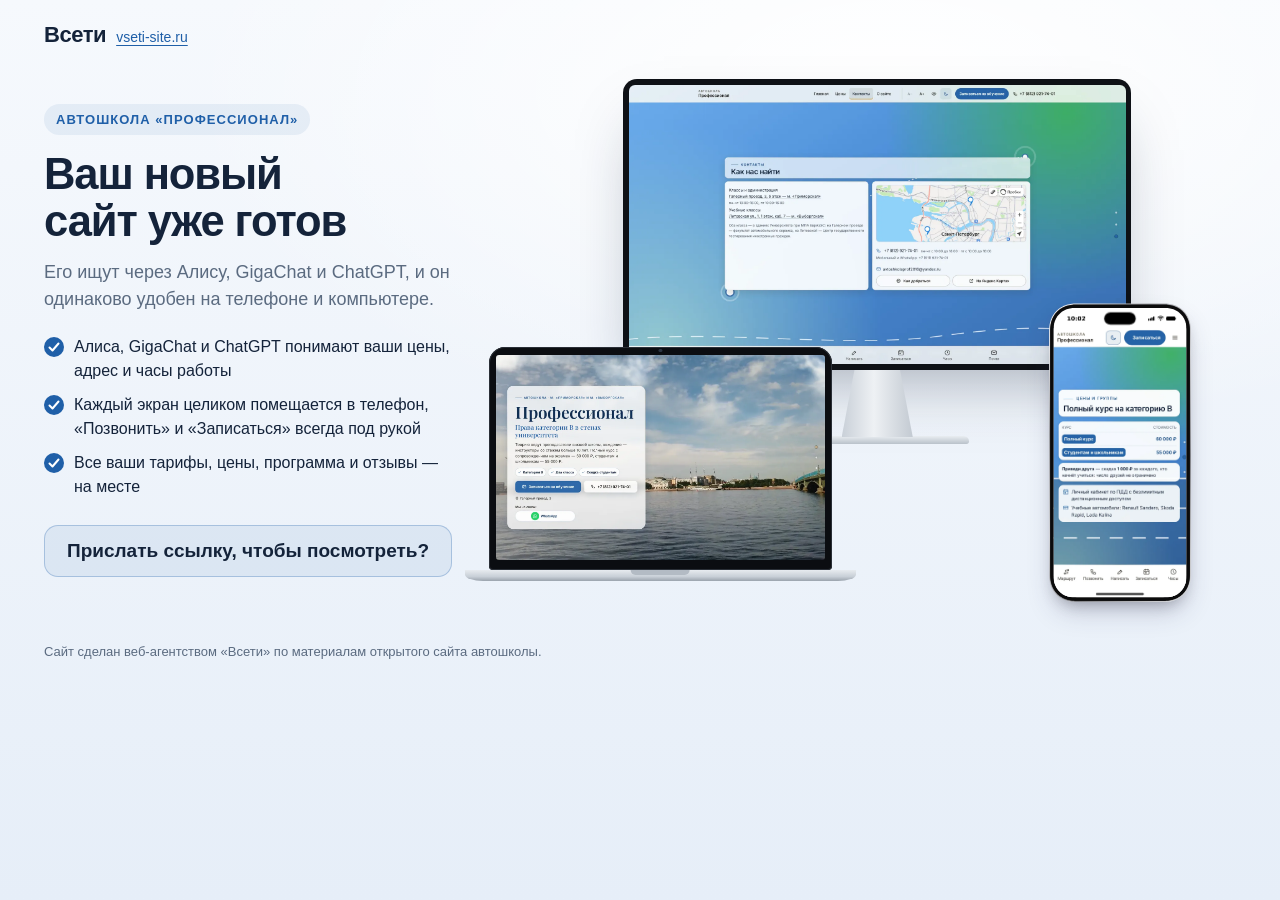
<file: vitrina/index.html>
<!doctype html>
<html lang="ru">
<head>
<meta charset="utf-8">
<meta name="viewport" content="width=device-width, initial-scale=1">
<meta name="robots" content="noindex, nofollow">
<title>Новый сайт автошколы «Профессионал» — веб-агентство «Всети»</title>
<style>
@layer stageshow{:where(.ss-phone){position:relative}.ss-phone{flex-shrink:0;box-shadow:0 calc(var(--ps) * 40) calc(var(--ps) * 80) calc(var(--ps) * -16) #32325d40,0 calc(var(--ps) * 24) calc(var(--ps) * 48) calc(var(--ps) * -24) #0000004d}.ss-phone__glass{height:100%}.ss-phone__window{position:relative;overflow:hidden;isolation:isolate}.ss-phone:is([data-frame=pro],[data-frame=silver],[data-frame=bezel],[data-frame=clay],[data-frame=outline],[data-frame=bare]){--ss-phone-glass: #0b0b0c;--ss-phone-rim: #2c2c2d;--ss-phone-seam: #e0dfdc;--ss-phone-line: var(--ss-text-faint, #9a9a9d);background:none}.ss-phone__bands{position:absolute;inset:0;overflow:visible;pointer-events:none}.ss-phone:is([data-frame=pro],[data-frame=silver],[data-frame=bezel],[data-frame=clay],[data-frame=outline]) .ss-phone__glass{position:relative}.ss-phone[data-frame=pro]{--ss-phone-band-1: #e3e3e6;--ss-phone-band-2: #9a9ba0;--ss-phone-band-3: #cfd0d4;--ss-phone-band-4: #85868b;--ss-phone-band-5: #c9cacd}.ss-stage[data-theme=dark] .ss-phone[data-frame=pro],.ss-stage[data-theme=glass] .ss-phone[data-frame=pro][data-dark]{--ss-phone-band-1: #5b5c61;--ss-phone-band-2: #2b2c2f;--ss-phone-band-3: #48494d;--ss-phone-band-4: #232427;--ss-phone-band-5: #404145}.ss-phone[data-frame=silver]{--ss-phone-band-1: #f4f4f6;--ss-phone-band-2: #c9cacf;--ss-phone-band-3: #eeeef1;--ss-phone-band-4: #b9babf;--ss-phone-band-5: #e6e6ea}.ss-phone[data-frame=bezel]{--ss-phone-glass: #111113}.ss-phone[data-frame=clay]{--ss-phone-clay-top: color-mix(in srgb, var(--ss-phone-clay, #ecebe8), #fff 45%);--ss-phone-clay-bottom: color-mix(in srgb, var(--ss-phone-clay, #ecebe8), #000 6%);box-shadow:0 calc(var(--ps) * 30) calc(var(--ps) * 60) calc(var(--ps) * -12) #32325d33,0 calc(var(--ps) * 16) calc(var(--ps) * 32) calc(var(--ps) * -16) #00000029}.ss-stage[data-theme=dark] .ss-phone[data-frame=clay]{--ss-phone-clay-top: color-mix(in srgb, var(--ss-phone-clay, #2a2a2e), #fff 6%);--ss-phone-clay-bottom: var(--ss-phone-clay, #2a2a2e);--ss-phone-seam: #333338}.ss-phone[data-frame=outline]{box-shadow:none}.ss-stage[data-theme=blueprint] .ss-phone[data-frame=outline]{--ss-phone-line: var(--ss-line)}.ss-phone:not([data-frame=android],[data-frame=soft]) .ss-phone__status{height:62px;padding:0}.ss-phone:not([data-frame=android],[data-frame=soft]) .ss-phone__time{position:absolute;top:21.5px;left:0;width:138.5px;line-height:22px;text-align:center}.ss-phone:not([data-frame=android],[data-frame=soft]) .ss-phone__glyphs{position:absolute;top:25.33px;left:285.25px;align-items:flex-start;gap:8px}.ss-phone:not([data-frame=android],[data-frame=soft]) .ss-phone__signal{margin-top:1px}.ss-phone:not([data-frame=android],[data-frame=soft]) .ss-phone__battery{margin-top:.33px}.ss-phone[data-frame=photo]{position:relative;background:none}.ss-phone__photo{position:absolute;z-index:4;background:var(--ss-phone-photo-light, none) center / 100% 100% no-repeat;pointer-events:none}.ss-stage[data-theme=dark] .ss-phone__photo,.ss-phone[data-dark] .ss-phone__photo{background-image:var(--ss-phone-photo-dark, var(--ss-phone-photo-light, none))}.ss-phone[data-frame=android]{background:linear-gradient(150deg,#3a3b3f,#1d1e21 40%,#2f3034 70%,#1a1b1e)}.ss-phone[data-frame=android] .ss-phone__glass{background:#050505}.ss-phone[data-frame=android] .ss-phone__island{top:14px;width:24px;height:24px;border-radius:50%}.ss-phone[data-frame=android] .ss-phone__status{height:48px;padding:0 26px}.ss-phone[data-frame=android] .ss-phone__time{font-family:system-ui,sans-serif;font-size:15px;font-weight:500}.ss-phone[data-frame=android] .ss-phone__content[data-status]{padding-top:48px}.ss-phone[data-frame=android] .ss-phone__home{width:108px;height:4px}.ss-phone[data-frame=soft]{box-shadow:0 0 0 calc(var(--ps) * 1.5) #0a25400d,0 calc(var(--ps) * 30) calc(var(--ps) * 60) calc(var(--ps) * -12) #32325d2e,0 calc(var(--ps) * 18) calc(var(--ps) * 36) calc(var(--ps) * -18) #0000001f}.ss-phone[data-frame=soft] .ss-phone__glass{background:#f6f9fc;box-shadow:inset 0 calc(var(--ps) * -2.9) calc(var(--ps) * 7.2) #0a254038}.ss-stage[data-theme=dark] .ss-phone[data-frame=soft] .ss-phone__glass{background:#1c2433;box-shadow:inset 0 calc(var(--ps) * -2.9) calc(var(--ps) * 7.2) #00000073}.ss-phone__screen{--pt: 1px;position:absolute;top:0;left:0;display:flex;flex-direction:column;overflow:hidden;background:#fff;color:#000;font-family:-apple-system,system-ui,sans-serif;font-size:15px;letter-spacing:-.015em;transform-origin:0 0;-webkit-font-smoothing:antialiased}.ss-phone[data-dark] .ss-phone__screen{background:#000;color:#fff}.ss-phone__status{position:absolute;top:0;right:0;left:0;z-index:2;display:flex;align-items:center;justify-content:space-between;height:54px;padding:0 34px 0 52px;transition:color .3s ease;will-change:transform}.ss-phone__time{font-family:SF Pro Text,-apple-system,system-ui,sans-serif;font-variation-settings:"opsz" 17;font-size:17.67px;font-weight:590;letter-spacing:0}.ss-phone__island{position:absolute;top:var(--ss-island-top, 14px);left:50%;z-index:3;width:var(--ss-island-w, 95px);height:37px;border-radius:18.5px;background:#000;transform:translate(-50%)}.ss-phone__glyphs{display:flex;align-items:center;gap:8px}.ss-phone__glyph{display:block}.ss-phone__content{position:relative;flex:1;min-height:0}.ss-phone__content[data-status]{padding-top:62px}.ss-phone__content:not([data-status]){padding-top:44px}.ss-phone[data-frame=bare] .ss-phone__content{padding-right:8px;padding-left:8px}.ss-phone__home{position:absolute;bottom:8px;left:50%;z-index:2;width:144px;height:5px;border-radius:2.5px;background:currentColor;transform:translate(-50%);transition:color .3s ease;will-change:transform}.ss-lock{position:absolute;inset:0;color:#fff;text-align:center}.ss-lock__date{margin-top:66px;font-size:22px;font-weight:600;letter-spacing:-.01em;opacity:.85}.ss-lock__clock{margin-top:-4px;font-size:112px;font-weight:700;line-height:1;letter-spacing:-.035em;font-variant-numeric:tabular-nums;opacity:.92}.ss-lock__stack{position:absolute;right:0;bottom:118px;left:0;display:flex;flex-direction:column;gap:8px;text-align:left}.ss-lock__stack[data-at=top]{top:290px;bottom:auto}.ss-lock__controls{position:absolute;right:46px;bottom:48px;left:46px;display:flex;justify-content:space-between}.ss-lock__control{display:grid;place-items:center;width:50px;height:50px;border-radius:50%;background:#0a0c1842;backdrop-filter:blur(24px) saturate(1.3);color:#fff}.ss-notification{display:flex;align-items:center;gap:13px;margin:0 18px;padding:14px 17px 14px 14px;border-radius:23px;background:#fcfcfdc2;backdrop-filter:blur(30px) saturate(1.25);box-shadow:0 4px 24px #0000000f;color:#000;text-align:left}.ss-notification[data-banner]{position:absolute;top:56px;right:0;left:0;z-index:2;animation:ss-banner-in .52s cubic-bezier(.2,.9,.25,1) both}@keyframes ss-banner-in{0%{transform:translateY(-110px)}}.ss-notification__icon{display:grid;flex-shrink:0;place-items:center;width:38px;height:38px;overflow:hidden;border-radius:9px;background:var(--ss-accent);color:#fff}.ss-notification__icon:has(>img){background:none}.ss-notification__icon>img{display:block;width:100%;height:100%}.ss-notification__text{display:flex;flex:1;flex-direction:column;min-width:0;font-size:15px;line-height:18px;letter-spacing:-.016em}.ss-notification__head{display:flex;align-items:baseline;gap:8px}.ss-notification__title{flex:1;min-width:0;overflow:hidden;font-weight:600;white-space:nowrap;text-overflow:ellipsis}.ss-notification__time{flex-shrink:0;font-size:12px;letter-spacing:-.005em;color:#3c3c4399}.ss-notification__body{display:-webkit-box;overflow:hidden;-webkit-line-clamp:3;-webkit-box-orient:vertical}.ss-lock[data-size=satellite] .ss-lock__stack{top:232px;bottom:auto}.ss-lock[data-size=satellite][data-clock=off] .ss-lock__stack{top:74px}.ss-notification{will-change:transform}.ss-phone:not([data-dark]) .ss-notification{background:#ffffffeb;box-shadow:0 0 0 .5px #00000014,0 8px 24px #0000001f}.ss-phone__time-bar{display:inline-block;width:30px;height:7px;border-radius:4px;background:currentColor;opacity:.5}}
:root{--ink:#14233a;--muted:#5b6b80;--accent:#1f5fa8;--sand:#ffc94d;--bg1:#f6f9fd;--bg2:#e6eef8}
*{box-sizing:border-box}
html,body{margin:0}
body{font:16px/1.5 -apple-system,"Segoe UI",Roboto,Arial,sans-serif;color:var(--ink);background:radial-gradient(1200px 600px at 70% 10%,#ffffff 0,rgba(255,255,255,0) 60%),linear-gradient(180deg,var(--bg1),var(--bg2));min-height:100vh}
a{color:inherit}
.top{display:flex;align-items:center;justify-content:space-between;max-width:1240px;margin:0 auto;padding:18px 24px}
.brand{display:flex;align-items:baseline;gap:10px;text-decoration:none}
.brand b{font-size:22px;letter-spacing:-.02em}
.brand span{font-size:14px;color:var(--accent);text-decoration:underline;text-underline-offset:3px}
.hero{max-width:1240px;margin:0 auto;padding:10px 24px 40px;display:grid;grid-template-columns:minmax(0,.82fr) minmax(0,1.5fr);gap:36px;align-items:center}
.eyebrow{display:inline-block;font-size:13px;font-weight:600;letter-spacing:.08em;text-transform:uppercase;color:var(--accent);background:rgba(31,95,168,.08);padding:6px 12px;border-radius:999px}
h1{text-wrap:balance;font-size:clamp(30px,3.4vw,48px);line-height:1.08;letter-spacing:-.025em;margin:16px 0 14px}
.lead{font-size:18px;color:var(--muted);margin:0 0 22px;max-width:30em}
.pts{list-style:none;padding:0;margin:0 0 26px;display:grid;gap:10px}
.pts li{display:flex;gap:10px;align-items:flex-start}
.pts li::before{content:"";flex:none;width:20px;height:20px;margin-top:2px;border-radius:50%;background:var(--accent) url("data:image/svg+xml,%3Csvg xmlns='http://www.w3.org/2000/svg' viewBox='0 0 20 20'%3E%3Cpath d='M5.5 10.5l3 3 6-7' fill='none' stroke='%23fff' stroke-width='2' stroke-linecap='round' stroke-linejoin='round'/%3E%3C/svg%3E") center/100% no-repeat}
.cta{display:flex;flex-wrap:wrap;gap:14px;align-items:center}
.btn{display:inline-flex;align-items:center;gap:8px;min-height:52px;padding:0 26px;border-radius:14px;background:var(--accent);color:#fff;font-weight:600;text-decoration:none;box-shadow:0 10px 24px rgba(31,95,168,.28)}
.btn:hover{background:#174a86}
.ask{margin:0;display:inline-flex;align-items:center;min-height:52px;padding:12px 22px;line-height:1.3;border-radius:14px;background:rgba(31,95,168,.08);border:1.5px solid rgba(31,95,168,.28);color:var(--ink);font-size:19px;font-weight:600}
/* сцена с устройствами */
.stage{position:relative;width:100%;aspect-ratio:16/11.2}
.dv{position:absolute}
.dv img{display:block;width:100%;height:100%;object-fit:cover;object-position:center top}
.mon .scr img,.lap .scr img{height:auto}
.mon{left:18%;top:0;width:68%}
.mon .scr{padding:1.1%;background:#0e1116;border-radius:14px;box-shadow:0 30px 60px -20px rgba(20,35,58,.35)}
.mon .scr img{border-radius:6px}
.mon .neck{width:14%;aspect-ratio:1/.95;margin:0 auto;background:linear-gradient(90deg,#c9d0d8,#eef1f4 45%,#c3cad2);clip-path:polygon(18% 0,82% 0,100% 100%,0 100%)}
.mon .foot{width:36%;aspect-ratio:36/1.5;margin:-1px auto 0;border-radius:6px 6px 3px 3px;background:linear-gradient(180deg,#e9edf1,#b9c1ca);box-shadow:0 12px 20px -8px rgba(20,35,58,.4)}
.lap{left:0;bottom:4%;width:46%}
.lap .scr{padding:2.2% 2.2% 3%;background:#0b0d11;border-radius:16px 16px 4px 4px;position:relative;box-shadow:0 0 0 1px #2a2f37 inset}
.lap .scr::before{content:"";position:absolute;top:1%;left:50%;width:.9%;aspect-ratio:1;border-radius:50%;background:#2b3442;transform:translateX(-50%)}
.lap .scr img{border-radius:3px}
.lap .base{position:relative;height:0;padding-bottom:3.2%;margin:0 -7%;background:linear-gradient(180deg,#e7ebef 0,#c8cfd7 60%,#9aa3ad 100%);border-radius:0 0 18px 18px/0 0 60% 60%;box-shadow:0 22px 30px -14px rgba(20,35,58,.45)}
.lap .base::after{content:"";position:absolute;top:0;left:50%;width:15%;height:40%;transform:translateX(-50%);background:#b3bbc4;border-radius:0 0 8px 8px}
.tab{right:1.5%;bottom:3%;width:23%}
.tab .scr{aspect-ratio:820/1180;padding:4.5%;background:#121419;border-radius:22px;box-shadow:0 0 0 2px #c7ced6,0 28px 50px -18px rgba(20,35,58,.45)}
.tab .scr img{border-radius:10px}
.ph{right:6%;bottom:0;width:340px;transform-origin:100% 100%}
.ph-shot{display:block;width:100%;height:auto}
.note{max-width:1240px;margin:0 auto;padding:0 24px 34px;color:var(--muted);font-size:13px}
@media (max-width:600px){
  .stage{aspect-ratio:16/9.8}
  .mon{display:none}
  .lap{left:6%;width:64%;bottom:6%}
  .ph{right:5%}
}
@media (max-width:900px){
  .hero{grid-template-columns:1fr;gap:26px;padding-top:0}
  .stage{order:-1}
  .lead{font-size:16.5px}
}
</style>
</head>
<body>
<header class="top"><a class="brand" href="https://vseti-site.ru/" target="_blank" rel="noopener"><b>Всети</b><span>vseti-site.ru</span></a></header>
<main class="hero">
  <div class="txt">
    <span class="eyebrow">Автошкола «Профессионал»</span>
    <h1>Ваш новый сайт уже готов</h1>
    <p class="lead">Его ищут через Алису, GigaChat и ChatGPT, и он одинаково удобен на телефоне и компьютере.</p>
    <ul class="pts">
      <li>Алиса, GigaChat и ChatGPT понимают ваши цены, адрес и часы работы</li>
      <li>Каждый экран целиком помещается в телефон, «Позвонить» и «Записаться» всегда под рукой</li>
      <li>Все ваши тарифы, цены, программа и отзывы — на месте</li>
    </ul>
    <div class="cta">
      <p class="ask">Прислать ссылку, чтобы посмотреть?</p>
    </div>
  </div>
  <div class="stage" id="stage" aria-label="Новый сайт на компьютере, ноутбуке и телефоне">
    <div class="dv mon"><div class="scr"><img src="img/monitor.webp?v=2" alt="" width="1600" height="900"></div><div class="neck"></div><div class="foot"></div></div>
    <div class="dv lap"><div class="scr"><img src="img/laptop.webp?v=2" alt="" width="1280" height="800"></div><div class="base"></div></div>
    <div class="dv ph" id="ph"><div class="ss-phone z-phone" data-frame="pro" style="width: 340px; height: 714.953px; padding: 2.38318px; border-radius: 61.1682px; --ps: 0.794392523364486px;"><svg class="ss-phone__bands" width="100%" height="100%" aria-hidden="true"><defs><linearGradient id="ph-band" x1="0.2" y1="0" x2="0.8" y2="1"><stop offset="0" style="stop-color: var(--ss-phone-band-1);"></stop><stop offset="0.22" style="stop-color: var(--ss-phone-band-2);"></stop><stop offset="0.48" style="stop-color: var(--ss-phone-band-3);"></stop><stop offset="0.74" style="stop-color: var(--ss-phone-band-4);"></stop><stop offset="1" style="stop-color: var(--ss-phone-band-5);"></stop></linearGradient><linearGradient id="ph-clay" x1="0" y1="0" x2="0" y2="1"><stop offset="0" style="stop-color: var(--ss-phone-clay-top);"></stop><stop offset="1" style="stop-color: var(--ss-phone-clay-bottom);"></stop></linearGradient></defs><g transform="translate(10.327102803738317 10.327102803738317)" stroke-linejoin="round"><path d="M262.94 0.00L267.09 0.06L270.49 0.24L273.65 0.53L276.65 0.94L279.51 1.47L282.27 2.11L284.93 2.87L287.50 3.74L289.97 4.72L292.36 5.81L294.65 7.02L296.85 8.33L298.96 9.75L300.98 11.27L302.90 12.90L304.72 14.62L306.45 16.45L308.08 18.37L309.60 20.38L311.02 22.49L312.33 24.70L313.53 26.99L314.63 29.37L315.61 31.85L316.48 34.41L317.24 37.07L317.88 39.83L318.41 42.70L318.82 45.69L319.11 48.85L319.29 52.25L319.35 56.40L319.35 637.90L319.29 642.04L319.11 645.45L318.82 648.60L318.41 651.60L317.88 654.47L317.24 657.23L316.48 659.89L315.61 662.45L314.63 664.92L313.53 667.31L312.33 669.60L311.02 671.80L309.60 673.91L308.08 675.93L306.45 677.85L304.72 679.68L302.90 681.40L300.98 683.03L298.96 684.55L296.85 685.97L294.65 687.28L292.36 688.49L289.97 689.58L287.50 690.56L284.93 691.43L282.27 692.19L279.51 692.83L276.65 693.36L273.65 693.77L270.49 694.06L267.09 694.24L262.94 694.30L56.40 694.30L52.25 694.24L48.85 694.06L45.69 693.77L42.70 693.36L39.83 692.83L37.07 692.19L34.41 691.43L31.85 690.56L29.37 689.58L26.99 688.49L24.70 687.28L22.49 685.97L20.38 684.55L18.37 683.03L16.45 681.40L14.62 679.68L12.90 677.85L11.27 675.93L9.75 673.91L8.33 671.80L7.02 669.60L5.81 667.31L4.72 664.92L3.74 662.45L2.87 659.89L2.11 657.23L1.47 654.47L0.94 651.60L0.53 648.60L0.24 645.45L0.06 642.04L0.00 637.90L0.00 56.40L0.06 52.25L0.24 48.85L0.53 45.69L0.94 42.70L1.47 39.83L2.11 37.07L2.87 34.41L3.74 31.85L4.72 29.37L5.81 26.99L7.02 24.70L8.33 22.49L9.75 20.38L11.27 18.37L12.90 16.45L14.62 14.62L16.45 12.90L18.37 11.27L20.38 9.75L22.49 8.33L24.70 7.02L26.99 5.81L29.37 4.72L31.85 3.74L34.41 2.87L37.07 2.11L39.83 1.47L42.70 0.94L45.69 0.53L48.85 0.24L52.25 0.06L56.40 0.00Z" fill="none" stroke-width="20.654205607476634" stroke="url(#ph-band)"></path><path d="M262.94 0.00L267.09 0.06L270.49 0.24L273.65 0.53L276.65 0.94L279.51 1.47L282.27 2.11L284.93 2.87L287.50 3.74L289.97 4.72L292.36 5.81L294.65 7.02L296.85 8.33L298.96 9.75L300.98 11.27L302.90 12.90L304.72 14.62L306.45 16.45L308.08 18.37L309.60 20.38L311.02 22.49L312.33 24.70L313.53 26.99L314.63 29.37L315.61 31.85L316.48 34.41L317.24 37.07L317.88 39.83L318.41 42.70L318.82 45.69L319.11 48.85L319.29 52.25L319.35 56.40L319.35 637.90L319.29 642.04L319.11 645.45L318.82 648.60L318.41 651.60L317.88 654.47L317.24 657.23L316.48 659.89L315.61 662.45L314.63 664.92L313.53 667.31L312.33 669.60L311.02 671.80L309.60 673.91L308.08 675.93L306.45 677.85L304.72 679.68L302.90 681.40L300.98 683.03L298.96 684.55L296.85 685.97L294.65 687.28L292.36 688.49L289.97 689.58L287.50 690.56L284.93 691.43L282.27 692.19L279.51 692.83L276.65 693.36L273.65 693.77L270.49 694.06L267.09 694.24L262.94 694.30L56.40 694.30L52.25 694.24L48.85 694.06L45.69 693.77L42.70 693.36L39.83 692.83L37.07 692.19L34.41 691.43L31.85 690.56L29.37 689.58L26.99 688.49L24.70 687.28L22.49 685.97L20.38 684.55L18.37 683.03L16.45 681.40L14.62 679.68L12.90 677.85L11.27 675.93L9.75 673.91L8.33 671.80L7.02 669.60L5.81 667.31L4.72 664.92L3.74 662.45L2.87 659.89L2.11 657.23L1.47 654.47L0.94 651.60L0.53 648.60L0.24 645.45L0.06 642.04L0.00 637.90L0.00 56.40L0.06 52.25L0.24 48.85L0.53 45.69L0.94 42.70L1.47 39.83L2.11 37.07L2.87 34.41L3.74 31.85L4.72 29.37L5.81 26.99L7.02 24.70L8.33 22.49L9.75 20.38L11.27 18.37L12.90 16.45L14.62 14.62L16.45 12.90L18.37 11.27L20.38 9.75L22.49 8.33L24.70 7.02L26.99 5.81L29.37 4.72L31.85 3.74L34.41 2.87L37.07 2.11L39.83 1.47L42.70 0.94L45.69 0.53L48.85 0.24L52.25 0.06L56.40 0.00Z" fill="none" stroke-width="15.88785046728972" style="stroke: var(--ss-phone-rim);"></path><path d="M262.94 0.00L267.09 0.06L270.49 0.24L273.65 0.53L276.65 0.94L279.51 1.47L282.27 2.11L284.93 2.87L287.50 3.74L289.97 4.72L292.36 5.81L294.65 7.02L296.85 8.33L298.96 9.75L300.98 11.27L302.90 12.90L304.72 14.62L306.45 16.45L308.08 18.37L309.60 20.38L311.02 22.49L312.33 24.70L313.53 26.99L314.63 29.37L315.61 31.85L316.48 34.41L317.24 37.07L317.88 39.83L318.41 42.70L318.82 45.69L319.11 48.85L319.29 52.25L319.35 56.40L319.35 637.90L319.29 642.04L319.11 645.45L318.82 648.60L318.41 651.60L317.88 654.47L317.24 657.23L316.48 659.89L315.61 662.45L314.63 664.92L313.53 667.31L312.33 669.60L311.02 671.80L309.60 673.91L308.08 675.93L306.45 677.85L304.72 679.68L302.90 681.40L300.98 683.03L298.96 684.55L296.85 685.97L294.65 687.28L292.36 688.49L289.97 689.58L287.50 690.56L284.93 691.43L282.27 692.19L279.51 692.83L276.65 693.36L273.65 693.77L270.49 694.06L267.09 694.24L262.94 694.30L56.40 694.30L52.25 694.24L48.85 694.06L45.69 693.77L42.70 693.36L39.83 692.83L37.07 692.19L34.41 691.43L31.85 690.56L29.37 689.58L26.99 688.49L24.70 687.28L22.49 685.97L20.38 684.55L18.37 683.03L16.45 681.40L14.62 679.68L12.90 677.85L11.27 675.93L9.75 673.91L8.33 671.80L7.02 669.60L5.81 667.31L4.72 664.92L3.74 662.45L2.87 659.89L2.11 657.23L1.47 654.47L0.94 651.60L0.53 648.60L0.24 645.45L0.06 642.04L0.00 637.90L0.00 56.40L0.06 52.25L0.24 48.85L0.53 45.69L0.94 42.70L1.47 39.83L2.11 37.07L2.87 34.41L3.74 31.85L4.72 29.37L5.81 26.99L7.02 24.70L8.33 22.49L9.75 20.38L11.27 18.37L12.90 16.45L14.62 14.62L16.45 12.90L18.37 11.27L20.38 9.75L22.49 8.33L24.70 7.02L26.99 5.81L29.37 4.72L31.85 3.74L34.41 2.87L37.07 2.11L39.83 1.47L42.70 0.94L45.69 0.53L48.85 0.24L52.25 0.06L56.40 0.00Z" fill="none" stroke-width="14.69626168224299" style="stroke: var(--ss-phone-glass);"></path></g></svg><div class="ss-phone__glass" style="padding: 7.94393px; border-radius: 58.785px;"><div class="ss-phone__window" style="width: 319.346px; height: 694.299px; clip-path: path(&quot;M 262.94 0 L 267.09 0.06 L 270.49 0.24 L 273.65 0.53 L 276.65 0.94 L 279.51 1.47 L 282.27 2.11 L 284.93 2.87 L 287.5 3.74 L 289.97 4.72 L 292.36 5.81 L 294.65 7.02 L 296.85 8.33 L 298.96 9.75 L 300.98 11.27 L 302.9 12.9 L 304.72 14.62 L 306.45 16.45 L 308.08 18.37 L 309.6 20.38 L 311.02 22.49 L 312.33 24.7 L 313.53 26.99 L 314.63 29.37 L 315.61 31.85 L 316.48 34.41 L 317.24 37.07 L 317.88 39.83 L 318.41 42.7 L 318.82 45.69 L 319.11 48.85 L 319.29 52.25 L 319.35 56.4 L 319.35 637.9 L 319.29 642.04 L 319.11 645.45 L 318.82 648.6 L 318.41 651.6 L 317.88 654.47 L 317.24 657.23 L 316.48 659.89 L 315.61 662.45 L 314.63 664.92 L 313.53 667.31 L 312.33 669.6 L 311.02 671.8 L 309.6 673.91 L 308.08 675.93 L 306.45 677.85 L 304.72 679.68 L 302.9 681.4 L 300.98 683.03 L 298.96 684.55 L 296.85 685.97 L 294.65 687.28 L 292.36 688.49 L 289.97 689.58 L 287.5 690.56 L 284.93 691.43 L 282.27 692.19 L 279.51 692.83 L 276.65 693.36 L 273.65 693.77 L 270.49 694.06 L 267.09 694.24 L 262.94 694.3 L 56.4 694.3 L 52.25 694.24 L 48.85 694.06 L 45.69 693.77 L 42.7 693.36 L 39.83 692.83 L 37.07 692.19 L 34.41 691.43 L 31.85 690.56 L 29.37 689.58 L 26.99 688.49 L 24.7 687.28 L 22.49 685.97 L 20.38 684.55 L 18.37 683.03 L 16.45 681.4 L 14.62 679.68 L 12.9 677.85 L 11.27 675.93 L 9.75 673.91 L 8.33 671.8 L 7.02 669.6 L 5.81 667.31 L 4.72 664.92 L 3.74 662.45 L 2.87 659.89 L 2.11 657.23 L 1.47 654.47 L 0.94 651.6 L 0.53 648.6 L 0.24 645.45 L 0.06 642.04 L 0 637.9 L 0 56.4 L 0.06 52.25 L 0.24 48.85 L 0.53 45.69 L 0.94 42.7 L 1.47 39.83 L 2.11 37.07 L 2.87 34.41 L 3.74 31.85 L 4.72 29.37 L 5.81 26.99 L 7.02 24.7 L 8.33 22.49 L 9.75 20.38 L 11.27 18.37 L 12.9 16.45 L 14.62 14.62 L 16.45 12.9 L 18.37 11.27 L 20.38 9.75 L 22.49 8.33 L 24.7 7.02 L 26.99 5.81 L 29.37 4.72 L 31.85 3.74 L 34.41 2.87 L 37.07 2.11 L 39.83 1.47 L 42.7 0.94 L 45.69 0.53 L 48.85 0.24 L 52.25 0.06 L 56.4 0 Z&quot;);"><div class="ss-phone__screen" style="width: 402px; height: 874px; transform: scale(0.794393); --ss-screen-r: 64px;"><div class="ss-phone__status"><span class="ss-phone__time">10:02</span><span class="ss-phone__glyphs"><svg viewBox="0 0 20.33 13.67" width="20.33" height="13.67" class="ss-phone__glyph ss-phone__signal"><rect x="0" y="7.34" width="3.333" height="6.33" rx="1.667" fill="currentColor"></rect><rect x="5.667" y="5" width="3.333" height="8.67" rx="1.667" fill="currentColor"></rect><rect x="11.334" y="2.67" width="3.333" height="11" rx="1.667" fill="currentColor"></rect><rect x="17.000999999999998" y="0" width="3.333" height="13.67" rx="1.667" fill="currentColor"></rect></svg><svg viewBox="0 0 19.33 14.33" width="19.33" height="14.33" class="ss-phone__glyph ss-phone__wifi"><path fill-rule="evenodd" fill="currentColor" d="M0.415933 5.54283C0.902185 6.04412 1.66017 5.95818 2.27513 5.41393C4.30595 3.58064 6.83731 2.63535 9.66901 2.63535C12.5007 2.63535 15.0464 3.60928 17.0629 5.41393C17.6636 5.97251 18.4215 6.0298 18.9221 5.54283C19.4226 5.02722 19.4942 4.2538 18.9793 3.70954C16.8341 1.51819 13.3302 0 9.66901 0C6.00783 0 2.48965 1.53251 0.358727 3.72387C-0.156127 4.2538 -0.0989213 5.02722 0.415933 5.55715L0.415933 5.54283ZM3.94841 9.13779C4.50617 9.68205 5.22124 9.62476 5.85051 9.10915C6.88022 8.29276 8.25316 7.73418 9.66901 7.7485C11.0706 7.7485 12.4435 8.29276 13.4875 9.12347C14.1168 9.63908 14.8605 9.66773 15.4039 9.12347C15.9331 8.57921 16.0189 7.7485 15.4611 7.23289C14.0739 5.98683 11.9859 5.11315 9.68332 5.11315C7.38077 5.11315 5.27845 5.98683 3.9055 7.23289C3.41925 7.69121 3.31914 8.47896 3.96271 9.13779L3.94841 9.13779ZM8.72511 13.8929C9.34008 14.4801 9.98365 14.4801 10.5986 13.8929L11.757 12.7757C12.372 12.1742 12.5007 11.4151 11.7999 10.8995C11.2136 10.4841 10.4699 10.212 9.66901 10.212C8.86813 10.212 8.11015 10.4841 7.53809 10.9138C6.83731 11.4151 6.98033 12.1885 7.59529 12.7757L8.73942 13.8929L8.72511 13.8929Z"></path></svg><svg viewBox="0 0 29.33 13.67" width="29.33" height="13.67" class="ss-phone__glyph ss-phone__battery"><path fill="currentColor" d="M0 6.4C0 4.15979 0 3.03969 0.435974 2.18404C0.819467 1.43139 1.43139 0.819467 2.18404 0.435974C3.03969 0 4.15979 0 6.4 0L19.933 0C22.1732 0 23.2933 0 24.149 0.435974C24.9016 0.819467 25.5135 1.43139 25.897 2.18404C26.333 3.03969 26.333 4.15979 26.333 6.4L26.333 7.26666C26.333 9.50687 26.333 10.627 25.897 11.4826C25.5135 12.2353 24.9016 12.8472 24.149 13.2307C23.2933 13.6667 22.1732 13.6667 19.933 13.6667L6.4 13.6667C4.15979 13.6667 3.03969 13.6667 2.18404 13.2307C1.43139 12.8472 0.819467 12.2353 0.435974 11.4826C0 10.627 0 9.50687 0 7.26666L0 6.4Z"></path><path fill-rule="evenodd" fill="currentColor" transform="translate(27.33 4.33)" d="M0 0L0 5C0.601505 4.8625 2 3.75 2 2.5C2 1.25 0.601505 0.1375 0 0Z"></path></svg></span></div><span class="ss-phone__island"></span><div class="ss-phone__content" data-status="true"><img class="ph-shot" src="img/phone.webp?v=2" alt="Новый сайт автошколы «Профессионал» на телефоне" width="393" height="794"></div><span class="ss-phone__home"></span></div></div></div></div></div>
  </div>
</main>
<p class="note">Сайт сделан веб-агентством «Всети» по материалам открытого сайта автошколы.</p>
<script>
(function(){var st=document.getElementById('stage'),ph=document.getElementById('ph');
function fit(){var k=st.clientWidth*(innerWidth<=600?0.27:0.19)/340;ph.style.transform='scale('+k+')';}
fit();addEventListener('resize',fit);})();
</script>
</body>
</html>
</file>
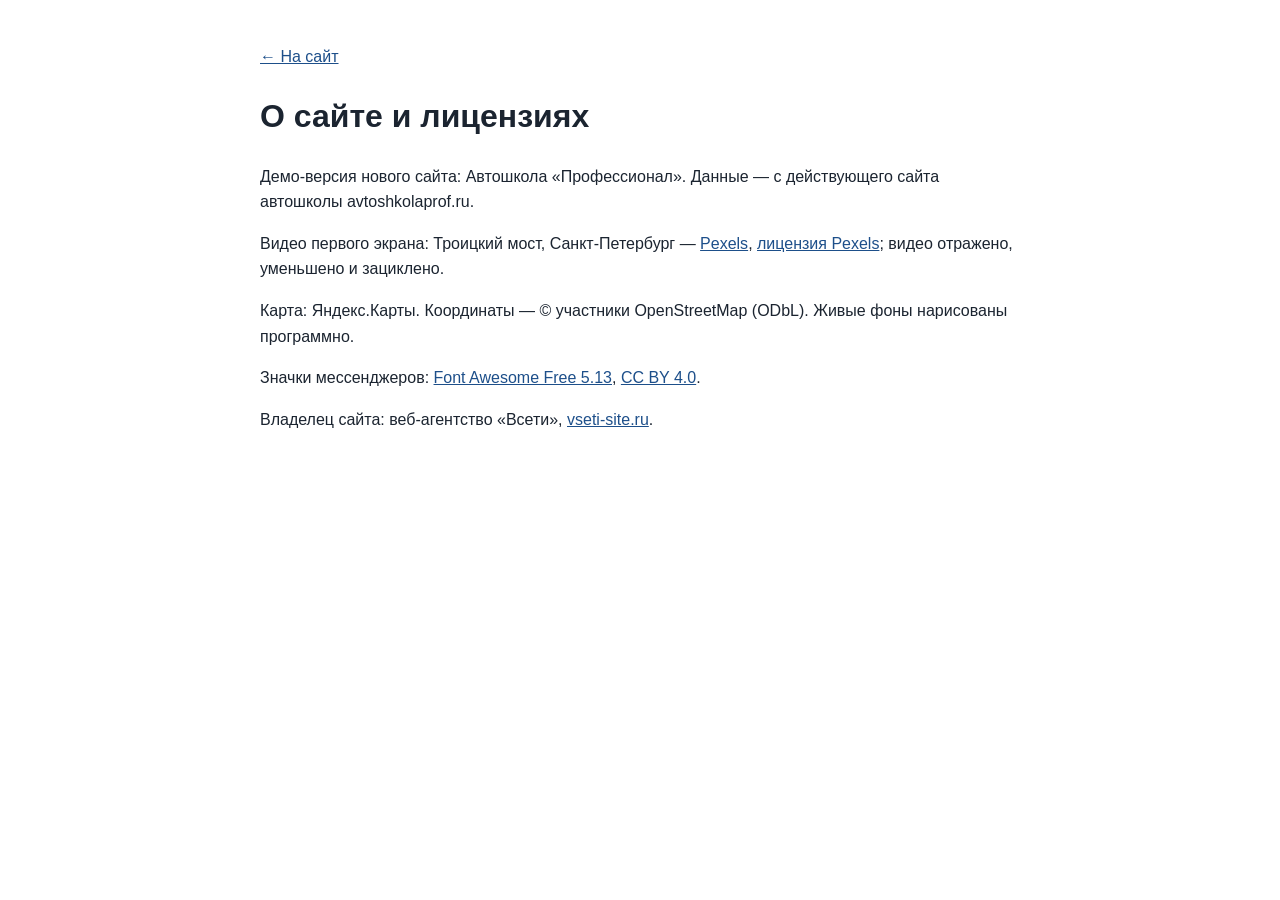
<file: credits.html>
<!doctype html><html lang="ru"><head><meta charset="utf-8"><meta name="viewport" content="width=device-width,initial-scale=1"><meta name="robots" content="noindex"><title>О сайте — Автошкола «Профессионал»</title>
<style>body{font:16px/1.6 Inter,Arial,sans-serif;max-width:760px;margin:0 auto;padding:28px 18px;color:#1b2430}a{color:#1d4f8a}</style></head><body>
<p><a href="./">← На сайт</a></p><h1>О сайте и лицензиях</h1>
<p>Демо-версия нового сайта: Автошкола «Профессионал». Данные — с действующего сайта автошколы avtoshkolaprof.ru.</p>
<p>Видео первого экрана: Троицкий мост, Санкт-Петербург — <a href="https://www.pexels.com/video/8301737/" target="_blank" rel="noopener">Pexels</a>, <a href="https://www.pexels.com/license/" target="_blank" rel="noopener">лицензия Pexels</a>; видео отражено, уменьшено и зациклено.</p>
<p>Карта: Яндекс.Карты. Координаты — © участники OpenStreetMap (ODbL). Живые фоны нарисованы программно.</p>
<p>Значки мессенджеров: <a href="https://fontawesome.com" target="_blank" rel="noopener">Font Awesome Free 5.13</a>, <a href="https://creativecommons.org/licenses/by/4.0/" target="_blank" rel="noopener">CC BY 4.0</a>.</p>
<p>Владелец сайта: веб-агентство «Всети», <a href="https://vseti-site.ru" target="_blank" rel="noopener">vseti-site.ru</a>.</p>
</body></html>
</file>
<file: css/etalon.css>
/* ==========================================================================
   Эталон нотариуса. Общий слой поверх встроенных стилей index.html:
   видео-первый экран, «жидкое стекло», интерьеры на фоне экранов,
   шапка и нижняя панель со второго экрана, карточки Spotlight Card.
   ========================================================================== */

/* плавное проявление подсветки рамки (Chrome/Safari/Firefox новых версий) */
@property --hl{syntax:'<number>';inherits:true;initial-value:0}

:root{
  --glass:rgba(0,0,0,.4);
  --glass-blur:4px;
  --spot:255,196,108;          /* тёплый янтарь под интерьеры */
  --spring:cubic-bezier(.2,.9,.3,1.35);
}

/* ---------- светлый текст на тёмном стекле для всего, что лежит на фото ---------- */
.sec:not(.sec-hero),.hdr,.bar,.mmenu{
  --card:rgba(0,0,0,.4); --card-rgb:0,0,0;
  --text:#fff; --muted:rgba(255,255,255,.84);
  --line:rgba(255,255,255,.3); --line2:rgba(255,255,255,.2);
  --accent:#ecd9ac; --accent-d:#f6e9c8; --accent-l:#d3bc8a; --accent-soft:rgba(255,255,255,.13);
  --bg:rgba(0,0,0,.3); --bg2:transparent; --bg3:rgba(255,255,255,.13);
  --on-accent:#1d170b;
  --shadow:0 1px 12px rgba(0,0,0,.35); --shadow-lg:0 18px 50px rgba(0,0,0,.5);
  --ok:#8fe3a8; --bad:#ff9f96;
  color:#fff;
}
.sec:not(.sec-hero){background:#2b2319}
.sec:not(.sec-hero) .sec-scroll{
  position:relative;z-index:1;
  padding-top:calc(var(--hdr-h) / var(--zc,1) + 12px);padding-bottom:calc(var(--bar-h) + 12px);
  text-shadow:0 1px 2px rgba(0,0,0,.45)
}
.sec:not(.sec-hero) :is(input,select,textarea,button.btn,.btn){text-shadow:none}

/* ---------- фон экранов: интерьеры, затемнение ровно 50% ---------- */
.sec-bg{position:absolute;inset:0;z-index:0;overflow:hidden;pointer-events:none;background:#2b2319}
.sec-bg picture{display:block;width:100%;height:100%}
.sec-bg img{display:block;width:100%;height:100%;object-fit:cover;opacity:0;transition:opacity .9s ease}
.sec-bg img.ld,html:not(.js) .sec-bg img{opacity:1}
.sec-bg::after{content:"";position:absolute;inset:0;background:rgba(0,0,0,.5)}

/* ==========================================================================
   Жидкое стекло
   ========================================================================== */
.glass,
.sec:not(.sec-hero) :is(.sec-head,.svc,.step,.rev,.rsum,.cred,.cbox,.fq,.about-txt,.tf-card,.quote,.ilink,.chips li,.foot,.rate-chip){
  position:relative;isolation:isolate;
  background:var(--glass);
  -webkit-backdrop-filter:blur(var(--glass-blur));backdrop-filter:blur(var(--glass-blur));
  border:0;border-radius:var(--radius);
  box-shadow:0 8px 30px rgba(0,0,0,.14);
}
/* тонкая светлая рамка-градиент; рядом с курсором рамка разгорается (--hl, --x, --y) */
.glass::after,
.sec:not(.sec-hero) :is(.sec-head,.svc,.step,.rev,.rsum,.cred,.cbox,.fq,.about-txt,.tf-card,.quote,.ilink,.chips li,.foot,.rate-chip)::after{
  content:"";position:absolute;inset:0;border-radius:inherit;padding:1.4px;pointer-events:none;z-index:2;
  background:
    radial-gradient(230px circle at var(--x,50%) var(--y,50%),rgba(255,226,160,calc(var(--hl,0)*1)),rgba(var(--spot),calc(var(--hl,0)*.65)) 38%,transparent 72%),
    linear-gradient(160deg,rgba(255,255,255,.58) 0%,rgba(255,255,255,.16) 22%,rgba(255,255,255,0) 44%,rgba(255,255,255,0) 60%,rgba(255,255,255,.16) 82%,rgba(255,255,255,.5) 100%);
  -webkit-mask:linear-gradient(#000 0 0) content-box,linear-gradient(#000 0 0);
  -webkit-mask-composite:xor;mask-composite:exclude;
}
.sec:not(.sec-hero) .sec-head{display:block;width:fit-content;max-width:100%;border-radius:18px;padding:14px 22px 16px;margin-bottom:16px}
.sec:not(.sec-hero) .sec-head .h2{margin-top:8px}
.sec:not(.sec-hero) .sec-head .lead{margin-top:8px}
.sec:not(.sec-hero) .sec-head .demo-note{background:rgba(255,255,255,.1);border-left-color:var(--accent)}

/* ==========================================================================
   Spotlight Card: пятно света под курсором внутри карточки (::before),
   подсветка рамки рядом с курсором (::after выше), «прыжок» scale + тень.
   Позицию --x/--y ставит один общий обработчик pointermove (js/etalon.js).
   ========================================================================== */
.glow{position:relative;isolation:isolate;--hov:1.035}
.glow::before{
  content:"";position:absolute;inset:0;border-radius:inherit;pointer-events:none;z-index:-1;
  background:
    radial-gradient(340px circle at var(--x,50%) var(--y,50%),rgba(var(--spot),.5),rgba(var(--spot),.2) 38%,transparent 72%);
  opacity:0;transition:opacity .35s ease;
}
.glow.lit{--hl:1}
.glow.lit::before{opacity:1}
.glow{transition:scale .38s var(--spring),box-shadow .32s ease,--hl .3s ease}
.glow.rv{transition:opacity .7s ease var(--rvd),translate .7s ease var(--rvd),scale .38s var(--spring),box-shadow .32s ease,--hl .3s ease}
@media (hover:hover) and (pointer:fine){
  .glow:hover{scale:var(--hov);z-index:6;box-shadow:0 24px 54px rgba(0,0,0,.5),0 0 34px rgba(var(--spot),.2)}
}
/* ---------- «Контакты» («Как нас найти»): плашки при наведении и касании загораются жёлтым — яркая рамка и мягкое
   свечение вокруг; размер не меняется (никаких увеличений и сдвигов раскладки), видно в обеих темах ---------- */
:root{--gy-ring:255,208,80;--gy-glow:255,200,64}
html[data-theme="light"]{--gy-ring:232,154,0;--gy-glow:255,186,30}
#contacts .glow{--gy:0 0 0 2.5px rgba(var(--gy-ring),.98),0 0 22px 4px rgba(var(--gy-glow),.66),0 0 58px 14px rgba(var(--gy-glow),.32),0 8px 30px rgba(0,0,0,.14);
  --gy0:0 0 0 0 rgba(var(--gy-ring),0),0 0 0 0 rgba(var(--gy-glow),0),0 0 0 0 rgba(var(--gy-glow),0),0 8px 30px rgba(0,0,0,.14)}
@media (hover:hover) and (pointer:fine){
  #contacts .glow:hover{scale:1;box-shadow:var(--gy)}
  /* заголовок с рейтингом: когда курсор на значке рейтинга, светится только значок */
  #contacts .sec-head:has(.rate-chip:hover):hover{box-shadow:var(--gy0)}
}
#contacts .glow.tap{animation:cGlowTap 1.4s ease-out,glowHl .62s ease-out}
@keyframes cGlowTap{0%{box-shadow:var(--gy0)}14%,62%{box-shadow:var(--gy)}100%{box-shadow:var(--gy0)}}
html[data-hc="1"] #contacts .glow:hover{outline:3px solid #ffd400;outline-offset:2px}
/* крупные плашки берут нижнюю границу 1,03: 3,5 % от 600 px — это уже 20 px */
.hero-plq,.about-txt,.tf-card,.sec-head,.cbox{--hov:1.03}

/* касание на телефоне: вспышка пятна в точке касания и подпрыгивание */
.glow.tap{animation:glowTap .62s var(--spring),glowHl .62s ease-out}
.glow.tap::before{animation:spotFlash .62s ease-out}
@keyframes glowTap{0%{scale:1}38%{scale:var(--tap,1.045)}100%{scale:1}}
@keyframes glowHl{0%{--hl:0}22%{--hl:1}100%{--hl:0}}
@keyframes spotFlash{0%{opacity:0}18%{opacity:1}100%{opacity:0}}

/* ---------- появление блоков при входе на экран ---------- */
.rv{--rvd:calc(var(--i,0) * 90ms);opacity:0;transform:none;translate:0 18px;
  transition:opacity .7s ease var(--rvd),translate .7s ease var(--rvd)}
.sec.active .rv{opacity:1;transform:none;translate:0 0}
/* первый экран: блоки стартуют сами (экран активен с загрузки), по очереди после слова */
.sec-hero .rv{--rvd:calc(var(--hero-d,1.8s) + var(--i,0) * 140ms);opacity:1;translate:0 0}
.sec-hero .kicker.rv{--rvd:.45s}
/* анимация заголовка стартует — скрипт ставит .go, и остальные блоки выходят следом за словом */
.sec-hero.go .rv{animation:heroIn .9s cubic-bezier(.2,.7,.2,1) var(--rvd) both}
html.js .sec-hero:not(.go) .rv{opacity:0;translate:0 18px;animation:heroSafe .01s linear 5s forwards}
@keyframes heroIn{from{opacity:0;translate:0 18px}to{opacity:1;translate:0 0}}
@keyframes heroSafe{to{opacity:1;translate:0 0}}

/* ==========================================================================
   Первый экран
   ========================================================================== */
.sec-hero{background:#8fb1d4;color:#fff;
  /* А−/А+ первый экран не трогают: страница в zoom, экран — встречный zoom (как шапка), поэтому он на любой ступени
     выглядит ровно как при 100 %. Единицы vw/vh и высота экрана считаются от окна без поправки. */
  zoom:calc(1 / var(--zc,1)); --vwu:1vw; --vhu:1vh;
  /* высота — та же видимая, что у остальных экранов (скрипт кладёт её в --vhr); 100vh во встроенном браузере Telegram на Android
     считается при спрятанной верхней панели и выше видимой части — первый экран выходил выше, и все следующие съезжали вниз */
  --vh:var(--vhr, calc(100 * var(--vhu)))}
.hero-bg{position:absolute;inset:0;overflow:hidden;background:#9db9d6 url(../img/hero-poster.jpg) 54% 50%/cover no-repeat}
.hero-video{position:absolute;inset:0;width:100%;height:100%;object-fit:cover;object-position:54% 50%;background:transparent}
.hero-clouds{
  position:absolute;left:0;top:0;width:100%;height:58%;pointer-events:none;opacity:0;transition:opacity 2.4s ease;
  -webkit-mask-image:linear-gradient(180deg,#000 0%,#000 36%,rgba(0,0,0,.55) 66%,transparent 100%);
          mask-image:linear-gradient(180deg,#000 0%,#000 36%,rgba(0,0,0,.55) 66%,transparent 100%)
}
.hero-clouds.on{opacity:1}
/* угасание к низу рисует сам шейдер (js/clouds.js): маска на canvas — лишний проход на каждый кадр */
.hero-clouds.baked{-webkit-mask-image:none;mask-image:none}
/* точки-переходы по краю не растут с А+: иначе на ступенях 130–150 % они наезжают на плашки первого экрана и карточки */
.dots{zoom:calc(1 / var(--zc,1))}

.sec-hero .sec-scroll{position:relative;z-index:1;padding:26px clamp(20px,calc(3.4*var(--vwu,1vw)),64px);display:flex;flex-direction:column}
.sec-hero .wrap{max-width:none;margin:auto 0}
.hero-plq{
  --plq-w:clamp(500px,calc(38*var(--vwu,1vw)),660px);--plq-pad:clamp(24px,calc(2.4*var(--vwu,1vw)),36px);
  width:min(100%,var(--plq-w));padding:var(--plq-pad);border-radius:28px;
  color:#fff;text-shadow:0 1px 3px rgba(0,0,0,.5);
  animation:plqIn .9s ease both
}
@keyframes plqIn{from{opacity:0;translate:0 14px}to{opacity:1;translate:0 0}}
.hero-plq .kicker{color:#f6e6bd;font-size:12.5px;letter-spacing:.15em}
.hero-plq .kicker::before{background:#f6e6bd}
.hero-h1{margin:14px 0 0;font-weight:500}
.hw{
  display:inline-block;font-family:var(--serif);font-weight:500;line-height:1.06;letter-spacing:-.005em;color:#fff;
  font-size:calc((var(--plq-w) - 2 * var(--plq-pad)) / 4.9);
  text-shadow:0 2px 22px rgba(0,0,0,.35),0 1px 2px rgba(0,0,0,.4);white-space:nowrap
}
.hn{display:block;margin-top:6px;font-family:var(--serif);font-weight:500;font-size:clamp(20px,calc(1.9*var(--vwu,1vw)),28px);line-height:1.2;color:#f7ecd2}
.hero-lead{margin-top:16px;max-width:none;font-size:clamp(15px,calc(1.15*var(--vwu,1vw)),17px);line-height:1.5;color:rgba(255,255,255,.94)}
.hero-addr{margin-top:10px;font-size:14px}
.hero-addr .addr-link{color:#fff;border-bottom-color:rgba(255,255,255,.55)}
.hero-addr .addr-link:hover{color:#f6e6bd}
.hero-cta{display:flex;flex-wrap:wrap;gap:12px;margin-top:22px}
.btn-glass{
  min-height:52px;padding:0 26px;font-size:16px;color:#fff;border:0;background:var(--glass);
  -webkit-backdrop-filter:blur(var(--glass-blur));backdrop-filter:blur(var(--glass-blur));text-shadow:none
}
.btn-glass:hover{background:var(--glass);color:#fff}
.btn-glass.btn-book{background:rgba(var(--spot),.9);color:#2a1d07;font-weight:700;box-shadow:0 8px 26px rgba(var(--spot),.3)}
.btn-glass.btn-book:hover{background:rgba(var(--spot),.95);color:#2a1d07}
.btn-glass.btn-book::after{display:none}
.btn-glass.btn-book::before{background:radial-gradient(160px circle at var(--x,50%) var(--y,50%),rgba(255,255,255,.75),rgba(255,255,255,.25) 45%,transparent 75%)}
.btn-glass .ico{width:19px;height:19px}
.hero-plq .status{margin-top:16px;background:rgba(0,0,0,.28);border-color:rgba(255,255,255,.3);text-shadow:none}

/* ==========================================================================
   Шапка и нижняя панель: только со второго экрана
   ========================================================================== */
.hdr{
  background:var(--glass);-webkit-backdrop-filter:blur(8px);backdrop-filter:blur(8px);border-bottom:0;
  transition:transform .5s var(--ease),opacity .35s ease,visibility 0s linear 0s
}
.hdr::after{content:"";position:absolute;left:0;right:0;bottom:0;height:1px;background:linear-gradient(90deg,transparent,rgba(255,255,255,.45),transparent)}
body[data-sec="0"] .hdr{transform:translateY(-105%);opacity:0;visibility:hidden;pointer-events:none;transition:transform .45s var(--ease),opacity .3s ease,visibility 0s linear .45s}
.hdr-in{max-width:1440px;padding:0 28px;gap:18px}
.brand-s{color:rgba(255,255,255,.78)}
.brand-n{font-size:16px;font-weight:600;color:#fff;text-shadow:0 1px 3px rgba(0,0,0,.4)}
.nav{gap:2px}
.nav-a{color:#fff;opacity:.9;font-size:14.5px;padding:10px 12px;white-space:nowrap}
.brand{flex:none}
.nav-a:hover,.nav-a.cur,.nav > li.open > .nav-a{background:rgba(255,255,255,.14);opacity:1}
.nav-a.cur{box-shadow:inset 0 -2px 0 rgba(var(--spot),.95)}
.hdr-tools{margin-left:10px;gap:10px}
.hdr .tool{color:#fff;opacity:.9}
.hdr .tool:hover{background:rgba(255,255,255,.14);opacity:1}
.hdr .btn-primary{background:rgba(var(--spot),.95);border-color:transparent;color:#2a1d07;font-weight:700}
.hdr .btn-primary:hover{background:#ffd998;color:#2a1d07}
.hdr-tel{display:inline-flex;align-items:center;gap:8px;min-height:44px;padding:0 6px;font-weight:600;font-size:15px;white-space:nowrap;color:#fff;border-radius:10px}
.hdr-tel .ico{width:18px;height:18px}
.hdr-tel:hover{color:#ffe2a8}
.mega{background:rgba(24,19,12,.9);-webkit-backdrop-filter:blur(16px);backdrop-filter:blur(16px);border:1px solid rgba(255,255,255,.2)}
.mega-it:hover{background:rgba(255,255,255,.12)}
.lang-dd{background:rgba(24,19,12,.92);-webkit-backdrop-filter:blur(16px);backdrop-filter:blur(16px);border:1px solid rgba(255,255,255,.22);color:#fff}
.lang-dd a:hover,.lang-dd button:hover{background:rgba(255,255,255,.12)}
.lang-dd a.cur{color:#ffe2a8}
/* размер текста, контраст, тема: прямо на плашке, рядом с языком */
.hdr-a11y{display:flex;align-items:center;gap:2px;margin-left:2px;padding-left:8px;border-left:1px solid rgba(255,255,255,.28)}
.hdr-a11y .tool{width:44px;height:44px}
.hdr #hcBtn[aria-pressed="true"]{background:rgba(255,226,168,.2);color:#ffe2a8;opacity:1}
.hdr .tool:disabled{opacity:.35;cursor:default}
.hdr .tool:disabled:hover{background:none}
.mm-tools{display:none}

.bar{
  background:var(--glass);-webkit-backdrop-filter:blur(8px);backdrop-filter:blur(8px);border-top:0;box-shadow:none;
  transition:transform .5s var(--ease),opacity .35s ease,visibility 0s linear 0s
}
.bar::before{content:"";position:absolute;left:0;right:0;top:0;height:1px;background:linear-gradient(90deg,transparent,rgba(255,255,255,.45),transparent)}
body[data-sec="0"] .bar{transform:translateY(105%);opacity:0;visibility:hidden;pointer-events:none;transition:transform .45s var(--ease),opacity .3s ease,visibility 0s linear .45s}
.bi{color:#fff;opacity:.88}
.bi:hover{background:rgba(255,255,255,.14);opacity:1}
.bi.cur{color:#ffe2a8}

.dots button::after{background:#fff;opacity:.6;box-shadow:0 0 0 1px rgba(0,0,0,.35)}
.dots button.cur::after{background:rgb(var(--spot));opacity:1}

.mmenu{background:rgba(22,17,11,.93);-webkit-backdrop-filter:blur(14px);backdrop-filter:blur(14px);color:#fff;bottom:var(--bar-h)}
.mmenu .macc-list button:hover{background:rgba(255,255,255,.12)}
.mmenu .mmenu-foot .btn{justify-content:center;padding:0 22px;font-size:16px}
.mmenu .btn-primary{background:rgba(var(--spot),.95);border-color:transparent;color:#2a1d07;font-weight:700}
.mmenu .btn-ghost{border-color:rgba(255,255,255,.4);color:#fff}
.mm-set{margin-top:16px;display:grid;gap:10px}
.mm-row{display:flex;flex-wrap:wrap;gap:8px;align-items:center}
.mm-lbl{width:56px;font-size:13px;color:var(--muted);text-transform:uppercase;letter-spacing:.08em}
.mmenu .mm-row a,.mmenu .mm-row button{display:inline-flex;width:auto;min-width:44px;min-height:44px;padding:0 12px;justify-content:center;align-items:center;
  border:1px solid rgba(255,255,255,.28);border-radius:10px;font-size:14px;font-weight:600}
.mmenu .mm-row a.cur{color:#ffe2a8;border-color:#ffe2a8}
.mmenu .mm-row .ico{width:20px;height:20px}
/* на телефоне те же четыре кнопки одним заметным рядом в меню */
.mmenu .mm-tools{grid-template-columns:repeat(4,1fr);gap:8px;padding:10px;border:1px solid rgba(255,226,168,.4);border-radius:14px;background:rgba(255,255,255,.07)}
.mmenu .mm-tools button{display:inline-flex;width:100%;min-height:52px;justify-content:center;align-items:center;border:1px solid rgba(255,255,255,.28);border-radius:10px;font-size:16px;font-weight:700;background:rgba(0,0,0,.25);padding:0}
.mmenu .mm-tools button .ico{width:22px;height:22px}
.mmenu .mm-tools button[aria-pressed="true"]{border-color:#ffe2a8;color:#ffe2a8;background:rgba(255,226,168,.14)}
.mmenu .mm-tools button:disabled{opacity:.4}

/* ==========================================================================
   Экраны: карточки на стекле
   ========================================================================== */
.sec:not(.sec-hero) .kicker{color:#f1deb0}
.sec:not(.sec-hero) .kicker::before{background:#f1deb0}
.sec:not(.sec-hero) .h2{font-size:clamp(26px,calc(3*var(--vwu,1vw)),38px)}
.sec:not(.sec-hero) .svc:hover{transform:none;border-color:transparent}
.svc .cic,.cred .cic,.cl .cic,.mega-it .cic{background:rgba(255,255,255,.14);color:#f6e9c8}
.svc small{color:rgba(255,255,255,.8)}
.about-txt{padding:20px 24px}
.sec:not(.sec-hero) .about-txt .quote{background:rgba(255,255,255,.09);border-left:3px solid rgb(var(--spot));border-radius:0 12px 12px 0;-webkit-backdrop-filter:none;backdrop-filter:none;box-shadow:none}
.sec:not(.sec-hero) .about-txt .quote::after{display:none}
.chips li{background:var(--glass);border-radius:999px}
.creds .cred{padding:14px 16px;min-height:68px}
.cred > div{min-width:0;flex:1 1 auto}

/* ---------- «Оплата»: ровные значки ----------
   Карточка занимает ту же ширину и высоту, что соседние. Если четыре значка помещаются в строку —
   идут одним рядом от левого до правого края; иначе сетка 2×2 с одинаковыми колонками, а все карточки
   «Реквизитов» выравниваются по высоте (grid-auto-rows:1fr). Размер решает ширина самой колонки
   (container query), а не окна — поэтому одинаково на 1280, 1366, 1440, 1920, планшете и в режиме «А+». */
.about-side{container:aside / inline-size}
.pay-pills,.cred .pay-pills,.cl .pay-pills{
  display:grid;grid-template-columns:repeat(2,minmax(0,1fr));gap:6px;width:100%;margin-top:3px
}
.pay-pill{
  display:flex;align-items:center;justify-content:center;min-width:0;min-height:26px;padding:2px 8px;
  font-size:12.5px;line-height:1.2;text-align:center;white-space:nowrap;box-sizing:border-box
}
.pay-pill .ico{display:none}
.pay-pill.pay-logo{padding:2px 8px;min-height:26px}
.pay-pill.pay-logo img{height:15px}
.pay-pill.pay-logo img[src$="sbp.svg"]{height:17px}
.creds .cred:has(.pay-pills){padding-top:10px;padding-bottom:10px}
.creds .cred:has(.pay-pills) small{line-height:1.25}
@container aside (min-width:405px){
  .cred .pay-pills{grid-template-columns:repeat(4,auto);justify-content:space-between;max-width:430px}
}
@container aside (max-width:404px){
  .creds{grid-auto-rows:1fr}
}

.steps::before{display:none}
.steps{gap:14px;list-style:none;padding:0}
.step{padding:20px 16px 20px;text-align:left}
.step-n{background:rgba(255,255,255,.14);border-color:rgba(var(--spot),.85);color:#f6e9c8}
.step p{color:rgba(255,255,255,.88)}

.rsum,.rev{padding:20px 22px}
.rsum .big{color:#f6e9c8}
.rev p{color:#fff}

.faq{gap:0 16px}
.faq-col{gap:12px}
.fq{border-bottom:0;padding:2px 18px}
.fq > button{padding:14px 2px}
.fq-a p{padding:0 2px 14px;color:rgba(255,255,255,.88)}
.fq > button .pl{border-color:rgba(255,255,255,.4)}

.cbox{padding:16px 18px}
.cl{gap:9px}
.mapbox{padding:12px}
.fld input,.fld select,.fld textarea{background:rgba(0,0,0,.34);color:#fff;border-color:rgba(255,255,255,.34);text-shadow:none}
.fld input::placeholder,.fld textarea::placeholder{color:rgba(255,255,255,.55)}
.fld select option{color:#111;background:#fff}
.fld input:focus,.fld select:focus,.fld textarea:focus{border-color:rgb(var(--spot));box-shadow:0 0 0 3px rgba(var(--spot),.28)}
.map{background:rgba(0,0,0,.25)}
.sec:not(.sec-hero) .btn-primary{background:rgba(var(--spot),.95);border-color:transparent;color:#2a1d07;font-weight:700}
.sec:not(.sec-hero) .btn-primary:hover{background:#ffd998;color:#2a1d07}
.sec:not(.sec-hero) .btn-ghost{background:rgba(0,0,0,.3);color:#fff;border-color:rgba(255,255,255,.4)}
.sec:not(.sec-hero) .btn-ghost:hover{border-color:rgb(var(--spot));color:#ffe2a8}
.info-links .ilink{color:#fff;padding:9px 18px}
.info-links .ilink:hover{background:var(--glass)}

/* рейтинг Яндекс.Карт в «Контактах» */
.sec-head-rate{display:flex!important;align-items:center;justify-content:space-between;gap:18px;flex-wrap:wrap;width:100%!important;padding:14px 18px 14px 24px!important}
.sec-head-rate .sh-txt .h2{margin-top:6px}
.rate-chip{display:flex;align-items:center;gap:12px;padding:8px 18px 8px 10px;border-radius:14px;color:#fff;text-decoration:none;text-shadow:none}
.rate-chip .ym{width:40px;height:40px;flex:none}
.rate-chip .badge-r{display:flex;align-items:center;gap:8px}
.rate-chip .badge-r b{font-size:26px;line-height:1;font-weight:600}
.rate-chip .stars svg{width:17px;height:17px}
.rate-chip small{display:block;margin-top:3px;font-size:13px;color:var(--muted);white-space:nowrap}

.foot{margin-top:16px;padding:12px 18px;border-top:0;border-radius:14px;align-items:center}
.foot > div:first-child{flex:1 1 0;min-width:0}
.foot a{color:#fff}

/* фокус с клавиатуры виден на любом фоне */
.sec :focus-visible,.hdr :focus-visible,.bar :focus-visible,.mmenu :focus-visible{outline:3px solid #ffe2a8;outline-offset:2px}

/* ==========================================================================
   Адаптив
   ========================================================================== */
@media screen and (max-width:1439px){
  .hdr-tel{width:44px;padding:0;justify-content:center}
  .hdr-tel span{display:none}
  .hdr-tel:hover{background:rgba(255,255,255,.14)}
  .nav-a{padding:10px 9px}
}
/* на ноутбуках поуже телефон на плашке не помещается (он есть в нижней панели и в меню) */
@media screen and (max-width:1366px){.hdr-tel{display:none}}
@media screen and (max-width:860px){
  .hdr-a11y{display:none}
}
@media (max-width:860px){
  .mmenu .mm-tools{display:grid}
}
/* таджикская и киргизская версии: пункты меню длиннее — телефон на плашке только значком до 1680 px, меню-бургер на экранах до 1320 px */
@media screen and (min-width:1440px) and (max-width:1679px){
  html[lang="tg"] .hdr-tel,html[lang="ky"] .hdr-tel{width:44px;padding:0;justify-content:center}
  html[lang="tg"] .hdr-tel span,html[lang="ky"] .hdr-tel span{display:none}
}
@media screen and (min-width:1280px) and (max-width:1319px){
  html[lang="tg"] .nav,html[lang="ky"] .nav,html[lang="tg"] .hdr-tel,html[lang="ky"] .hdr-tel{display:none}
  html[lang="tg"] .burger,html[lang="ky"] .burger{display:grid}
  html[lang="tg"] .hdr-book,html[lang="ky"] .hdr-book{display:inline-flex}
  html[lang="tg"] .hdr-tools,html[lang="ky"] .hdr-tools{margin-left:auto}
  html[lang="tg"] .hdr-in,html[lang="ky"] .hdr-in{padding:0 18px}
}
@media screen and (max-width:1279px){
  .nav,.hdr-tel{display:none}
  .burger{display:grid}
  .hdr-book{display:inline-flex}
  .hdr-tools{margin-left:auto}
  .hdr-in{padding:0 18px}
}
@media (max-width:767px){
  .sec-bg{background:#2b2319}
  .sec:not(.sec-hero) .sec-scroll{padding-bottom:calc(var(--bar-h) + 12px)}
  .sec:not(.sec-hero) .sec-head{padding:12px 16px 14px;margin-bottom:14px;border-radius:14px}
  .step{padding:14px}
  .fq{padding:0 14px}
  .rsum,.rev{padding:16px}
  .sec-head-rate{padding:12px 14px!important}
  .rate-chip{padding:6px 12px 6px 8px}
  .rate-chip .ym{width:34px;height:34px}
  .rate-chip .badge-r b{font-size:22px}
  .rate-chip .stars svg{width:14px;height:14px}
  .foot{padding:10px 14px}
}
/* первый экран: пороги настоящие (@media screen не пересчитывается под А+), он всегда как при 100 % */
@media screen and (max-width:767px){
  .sec-hero .sec-scroll{padding:16px 14px calc(18px + env(safe-area-inset-bottom,0px))}
  .sec-hero .wrap{margin:auto 0 0}
  .hero-plq{--plq-pad:18px;width:100%;padding:18px 18px 20px;border-radius:22px}
  .hero-plq .kicker{font-size:11.5px;letter-spacing:.1em}
  .hero-h1{margin-top:10px}
  .hw{font-size:clamp(44px,calc(16.2*var(--vwu,1vw)),76px)}
  .hn{font-size:clamp(19px,calc(5.4*var(--vwu,1vw)),26px)}
  .hero-lead{margin-top:12px;font-size:14.5px}
  .hero-addr{display:none}
  .hero-cta{margin-top:16px;gap:10px;flex-wrap:nowrap}
  .btn-glass{min-height:50px;padding:0 14px;font-size:15px;flex:1 1 0;gap:8px}
  .hero-plq .status{margin-top:12px;font-size:12.5px}
  .hero-video,.hero-bg{object-position:55% 50%;background-position:55% 50%}
  .hero-clouds{height:52%}
}
@media (max-width:767px){
  .dots{right:-15px}
}
@media screen and (max-width:600px){
  .hdr-in{padding:0 12px;gap:8px}
  .brand-n{font-size:15px}
  .hdr-book{padding:0 14px;font-size:14px}
}
/* ---------- очень узкая раскладка: телефон при увеличенном тексте (ширина окна ÷ масштаб ≤ 340) ----------
   Пороги @media при «А+» пересчитываются движком под масштаб, поэтому эти правила включаются и на узких
   телефонах без увеличения, и на обычных телефонах при 115–150 %: ничего не вылезает за край, без горизонтальной прокрутки. */
@media screen and (max-width:340px){
  .hdr-in{padding:0 8px;gap:4px}
  .hdr-book{display:none}
  .brand-n{font-size:12px}
  .tool-lang{padding:0 6px}
}
@media (max-width:340px){
  .bi{padding:8px 0}
  .bi span{position:absolute;width:1px;height:1px;overflow:hidden;clip:rect(0 0 0 0);white-space:nowrap}
  .svc-grid{grid-template-columns:1fr}
  .btn:not(.btn-glass),.btn-sm:not(.btn-glass){white-space:normal;line-height:1.2;padding-top:9px;padding-bottom:9px;text-align:center}
  .rate-chip small{white-space:normal}
  .rsum .btn{width:100%}
  .foot .fl{display:flex;flex-wrap:wrap}
  .modal{padding:10px}
  .mbox{padding:18px 14px 14px}
  .mbox h3{font-size:18px;overflow-wrap:anywhere}
  .mhead{gap:10px}
  .mhead .cic{display:none}
  .mbox h3{overflow-wrap:break-word}
  .hours-t{font-size:14px}
  .hours-t td{padding:9px 3px}
  .info-tabs button{padding:7px 10px}
  .bk-inline{grid-template-columns:1fr}
  .bk-inline .bk-opt{flex-direction:row;justify-content:flex-start;gap:12px;min-height:52px;padding:8px 14px;text-align:left}
}
/* первый экран при ширине ≤340 px: настоящие пороги (см. выше), как при 100 % */
@media screen and (max-width:340px){
  .hero-cta{flex-wrap:wrap}
  .btn-glass{flex:1 1 100%;white-space:normal;line-height:1.2;padding-top:9px;padding-bottom:9px;text-align:center}
}
/* колонки сеток не растягиваются под длинное слово или поле ввода: страница никогда не выходит за край */
.svc-grid>*,.steps>*,.reviews>*,.faq>*,.contacts>*,.about>*,.mbox{min-width:0}
@media screen and (max-width:479px){
  :root{--hdr-h:56px}
  .brand-t{display:flex}
  .brand{flex:1 1 0;min-width:0}
  .brand-s{font-size:9px;letter-spacing:.14em}
  .brand-n{font-size:12.5px;white-space:normal;line-height:1.12}
}
@media (max-width:479px){
  .bi{font-size:12px;letter-spacing:-.03em;padding:6px 0}
  .bi span{overflow:visible;text-overflow:clip}
  .mmenu .mmenu-foot .btn{flex:1 1 100%}
}
@media screen and (max-height:700px) and (min-width:768px){
  .hero-lead{display:none}
  .hero-cta{margin-top:16px}
}

/* ---------- без анимаций, если пользователь так просит ---------- */
@media (prefers-reduced-motion:reduce){
  .sec-hero.go .rv,html.js .sec-hero:not(.go) .rv,.hero-plq{animation:none;opacity:1;translate:0 0}
  .glow,.glow.rv{transition:none}
  .rv{transition:none;translate:0 0;opacity:1}
  .hero-clouds{transition:none}
}

/* ==========================================================================
   Две темы (кнопка солнце/луна на плашке). По умолчанию data-theme="light" (как и было).
   Светлая: светлое матовое стекло плашек, окна и формы светлые, текст тёмный; фон экранов — те же фото
   с тем же затемнением 50 %, что и в тёмной базе. Тёмная: глубокий почти чёрный фон, плотное тёмное стекло,
   светлый текст, фото сильно затемнены. Первый экран (видео, облака, чайки, слово) читается в обеих:
   в светлой плашка светлая с тёмным текстом, в тёмной — тёмная со светлым.
   Выше (без data-theme) — базовый вид «тёмное стекло»; светлая тема переопределяет его ниже.
   ========================================================================== */
/* ----- тёмная: глубже ----- */
html[data-theme="dark"]{--glass:rgba(9,9,12,.74);--glass-blur:6px}
html[data-theme="dark"] .sec-hero{--glass:rgba(6,7,10,.52);--glass-blur:6px}
html[data-theme="dark"] .sec:not(.sec-hero),html[data-theme="dark"] .sec-bg{background:#070707}
html[data-theme="dark"] .sec-bg::after{background:rgba(3,4,7,.86)}
html[data-theme="dark"] .hdr,html[data-theme="dark"] .bar{background:rgba(5,5,7,.86)}
html[data-theme="dark"] .mmenu{background:rgba(6,6,8,.98)}
html[data-theme="dark"] .mega,html[data-theme="dark"] .lang-dd{background:rgba(7,7,9,.97)}
html[data-theme="dark"] .fld input,html[data-theme="dark"] .fld select,html[data-theme="dark"] .fld textarea{background:rgba(0,0,0,.55)}

/* ----- светлая ----- */
html[data-theme="light"]:not([data-hc="1"]){--glass:rgba(255,255,255,.7);--glass-blur:8px}
html[data-theme="light"]:not([data-hc="1"]) .sec-hero{--glass:rgba(255,253,248,.66);--glass-blur:12px}
html[data-theme="light"]:not([data-hc="1"]) .sec:not(.sec-hero),html[data-theme="light"]:not([data-hc="1"]) .hdr,html[data-theme="light"]:not([data-hc="1"]) .bar,html[data-theme="light"]:not([data-hc="1"]) .mmenu{
  --card:rgba(255,255,255,.74); --card-rgb:255,255,255;
  --text:#1b160e; --muted:#4d4332;
  --line:rgba(70,50,15,.30); --line2:rgba(70,50,15,.17);
  --accent:#7a5718; --accent-d:#5a3d0b; --accent-l:#a3813f; --accent-soft:rgba(122,87,24,.13);
  --bg:rgba(255,255,255,.5); --bg2:transparent; --bg3:rgba(70,50,15,.08);
  --on-accent:#fff;
  --shadow:0 1px 12px rgba(70,50,15,.14); --shadow-lg:0 18px 50px rgba(70,50,15,.26);
  --ok:#1d7443; --bad:#b0332a;
  color:#1b160e
}
html[data-theme="light"]:not([data-hc="1"]) .sec:not(.sec-hero) .sec-scroll{text-shadow:none}
html[data-theme="light"]:not([data-hc="1"]) .glass,
html[data-theme="light"]:not([data-hc="1"]) .sec:not(.sec-hero) :is(.sec-head,.svc,.step,.rev,.rsum,.cred,.cbox,.fq,.about-txt,.tf-card,.quote,.ilink,.chips li,.foot,.rate-chip){
  box-shadow:0 8px 28px rgba(70,50,15,.16),inset 0 1px 0 rgba(255,255,255,.8)
}
html[data-theme="light"]:not([data-hc="1"]) .glass::after,
html[data-theme="light"]:not([data-hc="1"]) .sec:not(.sec-hero) :is(.sec-head,.svc,.step,.rev,.rsum,.cred,.cbox,.fq,.about-txt,.tf-card,.quote,.ilink,.chips li,.foot,.rate-chip)::after{
  background:
    radial-gradient(230px circle at var(--x,50%) var(--y,50%),rgba(214,150,40,calc(var(--hl,0)*1)),rgba(var(--spot),calc(var(--hl,0)*.7)) 38%,transparent 72%),
    linear-gradient(160deg,rgba(255,255,255,.95) 0%,rgba(120,88,30,.22) 28%,rgba(120,88,30,.12) 62%,rgba(255,255,255,.9) 100%)
}
html[data-theme="light"]:not([data-hc="1"]) .glow:hover{box-shadow:0 24px 54px rgba(70,50,15,.3),0 0 34px rgba(var(--spot),.3)}
html[data-theme="light"]:not([data-hc="1"]) .sec:not(.sec-hero) .sec-head .demo-note{background:rgba(70,50,15,.07)}
/* первый экран */
html[data-theme="light"]:not([data-hc="1"]) .hero-plq{color:#1b160e;text-shadow:none}
html[data-theme="light"]:not([data-hc="1"]) .hero-plq .kicker{color:#7a5718}
html[data-theme="light"]:not([data-hc="1"]) .hero-plq .kicker::before{background:#7a5718}
html[data-theme="light"]:not([data-hc="1"]) .hw{color:#17120a;text-shadow:0 1px 0 rgba(255,255,255,.5)}
html[data-theme="light"]:not([data-hc="1"]) .hn{color:#4b3a18}
html[data-theme="light"]:not([data-hc="1"]) .hero-lead{color:rgba(27,22,14,.92)}
html[data-theme="light"]:not([data-hc="1"]) .hero-addr .addr-link{color:#1b160e;border-bottom-color:rgba(27,22,14,.45)}
html[data-theme="light"]:not([data-hc="1"]) .hero-addr .addr-link:hover{color:#7a5718}
html[data-theme="light"]:not([data-hc="1"]) .btn-glass{color:#1b160e}
html[data-theme="light"]:not([data-hc="1"]) .btn-glass:hover{color:#1b160e}
html[data-theme="light"]:not([data-hc="1"]) .btn-glass.btn-book,html[data-theme="light"]:not([data-hc="1"]) .btn-glass.btn-book:hover{color:#2a1d07}
html[data-theme="light"]:not([data-hc="1"]) .hero-plq .status{background:rgba(255,255,255,.6);border-color:rgba(70,50,15,.25);color:#1b160e}
/* шапка, нижняя полоса, меню */
html[data-theme="light"]:not([data-hc="1"]) .hdr,html[data-theme="light"]:not([data-hc="1"]) .bar{background:rgba(255,253,248,.82)}
html[data-theme="light"]:not([data-hc="1"]) .hdr::after,html[data-theme="light"]:not([data-hc="1"]) .bar::before{background:linear-gradient(90deg,transparent,rgba(90,65,25,.35),transparent)}
html[data-theme="light"]:not([data-hc="1"]) .brand-s{color:rgba(60,45,20,.72)}
html[data-theme="light"]:not([data-hc="1"]) .brand-n{color:#1b160e;text-shadow:none}
html[data-theme="light"]:not([data-hc="1"]) .nav-a{color:#1b160e}
html[data-theme="light"]:not([data-hc="1"]) .nav-a:hover,html[data-theme="light"]:not([data-hc="1"]) .nav-a.cur,html[data-theme="light"]:not([data-hc="1"]) .nav > li.open > .nav-a{background:rgba(70,50,15,.09)}
html[data-theme="light"]:not([data-hc="1"]) .nav-a.cur{box-shadow:inset 0 -2px 0 #c08a28}
html[data-theme="light"]:not([data-hc="1"]) .hdr .tool{color:#1b160e}
html[data-theme="light"]:not([data-hc="1"]) .hdr .tool:hover{background:rgba(70,50,15,.09)}
html[data-theme="light"]:not([data-hc="1"]) .hdr-tel{color:#1b160e}
html[data-theme="light"]:not([data-hc="1"]) .hdr-tel:hover{color:#7a5718}
html[data-theme="light"]:not([data-hc="1"]) .hdr-a11y{border-left-color:rgba(70,50,15,.28)}
html[data-theme="light"]:not([data-hc="1"]) .hdr #hcBtn[aria-pressed="true"]{background:rgba(192,138,40,.22);color:#5a3d0b}
html[data-theme="light"]:not([data-hc="1"]) .mega,html[data-theme="light"]:not([data-hc="1"]) .lang-dd{background:rgba(255,252,246,.97);border-color:rgba(70,50,15,.2);color:#1b160e}
html[data-theme="light"]:not([data-hc="1"]) .mega-it:hover,html[data-theme="light"]:not([data-hc="1"]) .lang-dd a:hover,html[data-theme="light"]:not([data-hc="1"]) .lang-dd button:hover{background:rgba(70,50,15,.08)}
html[data-theme="light"]:not([data-hc="1"]) .lang-dd a.cur{color:#7a5718}
html[data-theme="light"]:not([data-hc="1"]) .bi{color:#1b160e}
html[data-theme="light"]:not([data-hc="1"]) .bi:hover{background:rgba(70,50,15,.09)}
html[data-theme="light"]:not([data-hc="1"]) .bi.cur{color:#7a5718}
html[data-theme="light"]:not([data-hc="1"]) .mmenu{background:rgba(255,252,246,.98);color:#1b160e}
html[data-theme="light"]:not([data-hc="1"]) .mmenu .macc-list button:hover{background:rgba(70,50,15,.08)}
html[data-theme="light"]:not([data-hc="1"]) .mmenu .btn-ghost{border-color:rgba(70,50,15,.4);color:#1b160e}
html[data-theme="light"]:not([data-hc="1"]) .mmenu .mm-row a,html[data-theme="light"]:not([data-hc="1"]) .mmenu .mm-row button,html[data-theme="light"]:not([data-hc="1"]) .mmenu .mm-tools button{border-color:rgba(70,50,15,.3)}
html[data-theme="light"]:not([data-hc="1"]) .mmenu .mm-row a.cur{color:#7a5718;border-color:#c08a28}
html[data-theme="light"]:not([data-hc="1"]) .mmenu .mm-tools{border-color:rgba(192,138,40,.5);background:rgba(70,50,15,.06)}
html[data-theme="light"]:not([data-hc="1"]) .mmenu .mm-tools button{background:rgba(255,255,255,.7)}
html[data-theme="light"]:not([data-hc="1"]) .mmenu .mm-tools button[aria-pressed="true"]{border-color:#c08a28;color:#5a3d0b;background:rgba(192,138,40,.2)}
/* содержимое экранов */
html[data-theme="light"]:not([data-hc="1"]) .strong-lbl,html[data-theme="light"]:not([data-hc="1"]) .sec:not(.sec-hero) > .sec-scroll .about > div > .strong-lbl{color:rgba(255,255,255,.9);text-shadow:0 1px 2px rgba(0,0,0,.55)}
html[data-theme="light"]:not([data-hc="1"]) .sec:not(.sec-hero) .kicker{color:#7a5718}
html[data-theme="light"]:not([data-hc="1"]) .sec:not(.sec-hero) .kicker::before{background:#7a5718}
html[data-theme="light"]:not([data-hc="1"]) .svc .cic,html[data-theme="light"]:not([data-hc="1"]) .cred .cic,html[data-theme="light"]:not([data-hc="1"]) .cl .cic,html[data-theme="light"]:not([data-hc="1"]) .mega-it .cic{background:rgba(122,87,24,.12);color:#5a3d0b}
html[data-theme="light"]:not([data-hc="1"]) .svc small{color:rgba(27,22,14,.78)}
html[data-theme="light"]:not([data-hc="1"]) .sec:not(.sec-hero) .about-txt .quote{background:rgba(70,50,15,.07)}
html[data-theme="light"]:not([data-hc="1"]) .step-n{background:rgba(255,255,255,.75);border-color:rgba(192,138,40,.9);color:#5a3d0b}
html[data-theme="light"]:not([data-hc="1"]) .step p{color:rgba(27,22,14,.86)}
html[data-theme="light"]:not([data-hc="1"]) .rsum .big{color:#5a3d0b}
html[data-theme="light"]:not([data-hc="1"]) .rev p{color:#1b160e}
html[data-theme="light"]:not([data-hc="1"]) .fq-a p{color:rgba(27,22,14,.86)}
html[data-theme="light"]:not([data-hc="1"]) .fq > button .pl{border-color:rgba(70,50,15,.4)}
html[data-theme="light"]:not([data-hc="1"]) .fld input,html[data-theme="light"]:not([data-hc="1"]) .fld select,html[data-theme="light"]:not([data-hc="1"]) .fld textarea{background:rgba(255,255,255,.88);color:#1b160e;border-color:rgba(70,50,15,.32)}
html[data-theme="light"]:not([data-hc="1"]) .fld input::placeholder,html[data-theme="light"]:not([data-hc="1"]) .fld textarea::placeholder{color:rgba(27,22,14,.5)}
html[data-theme="light"]:not([data-hc="1"]) .map{background:rgba(255,255,255,.45)}
html[data-theme="light"]:not([data-hc="1"]) .sec:not(.sec-hero) .btn-ghost{background:rgba(255,255,255,.62);color:#1b160e;border-color:rgba(70,50,15,.38)}
html[data-theme="light"]:not([data-hc="1"]) .sec:not(.sec-hero) .btn-ghost:hover{border-color:#c08a28;color:#5a3d0b}
html[data-theme="light"]:not([data-hc="1"]) .info-links .ilink{color:#1b160e}
html[data-theme="light"]:not([data-hc="1"]) .rate-chip{color:#1b160e}
html[data-theme="light"]:not([data-hc="1"]) .foot a{color:#1b160e}
html[data-theme="light"]:not([data-hc="1"]) .sec :focus-visible,html[data-theme="light"]:not([data-hc="1"]) .hdr :focus-visible,html[data-theme="light"]:not([data-hc="1"]) .bar :focus-visible,html[data-theme="light"]:not([data-hc="1"]) .mmenu :focus-visible{outline-color:#a06a10}
html[data-theme="light"]:not([data-hc="1"]) .pay-pill:not(.pay-logo){background:rgba(255,255,255,.7)}

/* ---------- режим для слабовидящих: чистый чёрный экран без стекла ---------- */
html[data-hc="1"] .sec:not(.sec-hero){background:#000}
html[data-hc="1"] .sec-hero{background:#000}
html[data-hc="1"] .glass,html[data-hc="1"] .hdr,html[data-hc="1"] .bar,html[data-hc="1"] .mmenu,html[data-hc="1"] .btn-glass,
html[data-hc="1"] .sec:not(.sec-hero) :is(.sec-head,.svc,.step,.rev,.rsum,.cred,.cbox,.fq,.about-txt,.tf-card,.quote,.ilink,.chips li,.foot,.rate-chip){
  background:#000!important;border:2px solid #fff!important;-webkit-backdrop-filter:none!important;backdrop-filter:none!important;box-shadow:none!important}
html[data-hc="1"] .glass::after,html[data-hc="1"] .glow::before,html[data-hc="1"] .hdr::after,html[data-hc="1"] .bar::before,
html[data-hc="1"] .sec:not(.sec-hero) :is(.sec-head,.svc,.step,.rev,.rsum,.cred,.cbox,.fq,.about-txt,.tf-card,.quote,.ilink,.chips li,.foot,.rate-chip)::after{display:none!important}
html[data-hc="1"] .hero-clouds,html[data-hc="1"] .hero-gulls,html[data-hc="1"] .sd-canvas,html[data-hc="1"] .hero-video{display:none!important}
html[data-hc="1"] .btn-glass.btn-book,html[data-hc="1"] .hdr .btn-primary,html[data-hc="1"] .sec:not(.sec-hero) .btn-primary{background:#ffe14d!important;color:#000!important}
html[data-hc="1"] .hw,html[data-hc="1"] .hn{text-shadow:none}
html[data-hc="1"] .btn-glass.btn-book *,html[data-hc="1"] .sec:not(.sec-hero) .btn-primary *{color:#000!important}

/* язык виден и на телефоне (правка Сергея 17.10) */
@media screen and (max-width:700px){.tool-lang{padding:0 8px;gap:4px}.hdr-tools{gap:6px}}

/* ==========================================================================
   Материалы конторы (модалка): обычные абзацы и списки, ссылки внутри строки;
   текст по ширине с переносами слов (мягкие переносы ставит js, hyphens:auto — запас).
   На телефоне — по левому краю с переносами, чтобы не было «рек» из больших пробелов.
   ========================================================================== */
.info-i > div{display:none}
.info-i.open > div{display:block}
.info-i p,.info-i li{
  display:block;margin:0 0 10px;text-align:justify;text-justify:inter-word;
  -webkit-hyphens:auto;hyphens:auto;hyphenate-limit-chars:7 3 3;overflow-wrap:break-word;word-break:normal
}
.info-i li{display:list-item;margin:0 0 5px}
.info-i a:not(.info-f),.info-i b,.info-i strong,.info-i em,.info-i span{display:inline;margin:0;padding:0}
.info-i a:not(.info-f){color:var(--accent-d);text-decoration:underline;text-underline-offset:3px;overflow-wrap:anywhere;word-break:break-all}
.info-i p:has(> b){text-align:left}
.info-i h4,.info-i > button span:first-child{text-align:left;hyphens:manual}
@media (max-width:480px){
  .info-i p,.info-i li{text-align:left}
}

/* ==========================================================================
   Обратный звонок: плашка переворачивается (3D flip) в форму; лицевая и обратная стороны лежат в одной
   ячейке сетки, поэтому высота плашки не прыгает. Переворот: поворот до ребра, смена стороны, поворот обратно.
   ========================================================================== */
.flipc{display:grid;transform-origin:50% 50%;will-change:auto}
.flipc > .flip-front,.flipc > .flip-back{grid-area:1/1;min-width:0;align-self:center}
/* в окне высота меняется в момент, когда плашка стоит ребром: показываем только одну сторону */
.flipc-swap:not(.show-back) > .flip-back,.flipc-swap.show-back > .flip-front{display:none}
.flipc:not(.show-back) > .flip-back,.flipc.show-back > .flip-front{visibility:hidden;pointer-events:none}
.flipc > .flip-back h3{font-size:19px;font-weight:600}
.flipc > .flip-back .fdesc{color:var(--muted);font-size:13.5px;margin-top:6px}
.bk-opt{font-family:inherit;cursor:pointer;width:100%}
button.bk-opt{appearance:none;-webkit-appearance:none}
.fld label .opt{font-weight:400;opacity:.72}
.cb-actions{display:grid;grid-template-columns:auto 1fr;gap:10px;margin-top:4px}
.cb-actions .btn{min-height:46px;padding:0 14px;font-size:14.5px;gap:8px}
.cb-actions .btn span{white-space:normal;text-align:center;line-height:1.2}
/* письмо на почту: адрес рядом с кнопкой «Скопировать адрес» (в окне и в сообщении после отправки) */
.mail-line{display:flex;align-items:center;gap:6px 14px;flex-wrap:wrap;margin-top:4px;font-size:13.5px;color:var(--muted)}
.mail-addr{display:inline-flex;align-items:center;gap:6px 12px;flex-wrap:wrap}
.mail-addr b{color:var(--text);font-weight:600;font-size:14.5px;word-break:break-all}
.mail-copy{padding:0 12px;font-size:13px;gap:6px}
.mail-copy .ico{width:16px;height:16px}
.mail-copy.done{border-color:var(--ok);color:var(--ok)}
.fok .ok-t{display:block}
.fok .mail-addr.in-ok{margin-top:8px}
.fok .mail-addr b{color:inherit}
.cb-actions.solo{grid-template-columns:1fr}
/* второй телефон в списке контактов: подпись под номером */
/* языковые версии: у адреса в контактах линия-подчёркивание шла на 14 px ниже текста и пересекала строку «для такси» — подчёркиваем сам текст */
html:not([lang="ru"]) .cl a.addr-link{display:inline;border-bottom:0;padding:0;margin:0;text-decoration:underline;text-underline-offset:3px}
.cl .addr-taxi{display:block;font-size:12.5px;font-weight:400;line-height:1.3;color:var(--muted);margin-top:3px}
.cl .tel2{margin-top:6px}
.cl a.tel-b{display:inline-block;padding:7px 0;margin:-7px 0}
.cl a.tel-b:hover{color:var(--accent-d)}
.cl .tel-note{display:block;font-size:12.5px;font-weight:400;color:var(--muted);line-height:1.3;margin-top:1px}
/* обратная сторона «Позвонить»: крупный номер, кнопка, часы приёма */
.fb-view[hidden]{display:none}
/* размер номера считается от ширины самой плашки (container query): не вылезает ни на узком телефоне, ни при «А+» */
.fb-view[data-view="tel"]{container-type:inline-size}
.tel-num{display:block;margin-top:14px;text-align:center;font-family:var(--serif);font-weight:600;font-size:clamp(18px,9cqi,34px);letter-spacing:.01em;line-height:1.15;color:var(--text);white-space:nowrap}
.tel-num:hover{color:var(--accent-d)}
.tel-num2{display:flex;flex-direction:column;align-items:center;gap:1px;margin-top:4px;padding:8px 0;color:var(--text);line-height:1.25;text-align:center}
.tel-num2 b{font-size:17px;font-weight:600;white-space:nowrap}
.tel-num2 span{font-size:12.5px;color:var(--muted)}
.tel-num2:hover b{color:var(--accent-d)}
.tel-call{width:100%;margin-top:8px}
.tel-hours{margin-top:12px}
.tel-hours > b{display:block;font-size:13px;font-weight:500;color:var(--muted)}
.hours-mini{margin-top:2px;font-size:13.5px}
.hours-mini td{padding:5px 4px}
.flipc .cb-actions.solo{margin-top:12px}
.mbox-mail .fg{margin-top:10px}
/* высокое окно (телефон): крестик остаётся на месте, прокручивается только форма */
.mbox-mail{overflow:hidden;display:flex;flex-direction:column;padding:0}
.mbox-mail #mailBox{overflow:auto;min-height:0;padding:26px 26px 22px;-webkit-overflow-scrolling:touch;overscroll-behavior:contain}
@media (max-width:479px){.mbox-mail #mailBox{padding:18px 14px 14px}}
.flipc .fok{display:none}
.flipc .fok.show{display:block}
@media (max-width:360px){.cb-actions{grid-template-columns:1fr}}
@media (prefers-reduced-motion:reduce){.flipc{will-change:auto}}

/* ==========================================================================
   Языковые версии: шрифты для китайского, длинные слова не вылезают из плашек
   ========================================================================== */
html[lang="zh"]{--font:"Inter","PingFang SC","Hiragino Sans GB","Microsoft YaHei","Noto Sans CJK SC","Source Han Sans SC",sans-serif;
  --serif:"Playfair Display","Songti SC","Noto Serif CJK SC","Source Han Serif SC","SimSun",serif}
html:not([lang="ru"]) :is(.svc,.step,.rev,.cred,.fq,.cbox,.sec-head,.chips li,.rsum,.rate-chip,.status,.foot,.hero-plq){overflow-wrap:break-word}
.map-actions .btn{flex:1 1 9.5em}   /* короткие подписи (китайский) не схлопываются до буквы в столбик: на узкой плашке кнопки встают друг под другом */
html:not([lang="ru"]) :is(.rsum,.map-actions) .btn span{overflow-wrap:anywhere}
html:not([lang="ru"]) .rsum .btn{white-space:normal;text-align:center;line-height:1.25;padding-top:9px;padding-bottom:9px}

/* ==========================================================================
   Тарифы и льготы (п. 3.1.5–3.1.8 Стандартов ФНП): таблица, расчёт, льготы, источники.
   Цвета — от родителя (светлая/тёмная тема, режим для слабовидящих); на телефоне строки таблицы встают в столбик.
   ========================================================================== */
.tf{display:grid;grid-template-columns:minmax(0,1.45fr) minmax(0,1fr);gap:20px;align-items:start}
.tf-col{display:grid;grid-template-columns:minmax(0,1fr);gap:16px;min-width:0}
.tf-card{padding:18px 22px;--tf-line:rgba(255,255,255,.26);container:tfc / inline-size}
.tf-card h3{margin:0 0 10px;font-size:17px;line-height:1.3;font-weight:600}
.tf-card p{margin:0 0 10px;font-size:14.5px;line-height:1.5}
.tf-card p:last-child,.tf-card ul:last-child{margin-bottom:0}
.tf-card a{color:#f6e6bd;text-decoration:underline;text-underline-offset:3px;overflow-wrap:anywhere}
.tf-card a:hover{color:#ffe2a8}
.tf-card .tf-note{font-size:13.5px;line-height:1.45;opacity:.92}
.tf-t{width:100%;border-collapse:collapse;font-size:14.5px;line-height:1.42}
.tf-t th,.tf-t td{padding:9px 12px 9px 0;text-align:left;vertical-align:top;border-bottom:1px solid var(--tf-line);overflow-wrap:break-word}
.tf-t th:last-child,.tf-t td:last-child{padding-right:0}
.tf-t thead th{padding-top:2px;font-size:12px;letter-spacing:.06em;text-transform:uppercase;font-weight:600;opacity:.88}
.tf-t tbody th{width:31%;font-weight:600}
.tf-t td{width:34.5%}
.tf-v b{font-weight:600;white-space:nowrap}
.tf-lbl{display:none}
.tf-list{margin:0 0 12px;padding-left:18px;list-style:disc}
.tf-list li{margin:0 0 8px;font-size:14.5px;line-height:1.45;overflow-wrap:break-word}
.tf-more{margin-top:12px;padding-top:4px;border-top:1px solid var(--tf-line)}
.tf-more summary{cursor:pointer;display:flex;align-items:center;min-height:44px;font-weight:600;font-size:14.5px}
.tf-more h4{margin:12px 0 4px;font-size:14px;font-weight:600}
.tf-more p{margin:0 0 6px}
.tf-card :focus-visible{outline:3px solid #ffe2a8;outline-offset:2px;border-radius:4px}
html[data-theme="light"]:not([data-hc="1"]) .tf-card{--tf-line:rgba(70,50,15,.24)}
html[data-theme="light"]:not([data-hc="1"]) .tf-card a{color:#7a5718}
html[data-theme="light"]:not([data-hc="1"]) .tf-card a:hover{color:#5a3d0b}
html[data-theme="light"]:not([data-hc="1"]) .tf-card :focus-visible{outline-color:#a06a10}
html[data-hc="1"] .tf-card{--tf-line:#fff}
html[data-hc="1"] .tf-card a{color:#ffe14d}
@media (max-width:991px){.tf{grid-template-columns:1fr}}
@media (max-width:640px){
  .tf-card{padding:14px 16px}
  .tf-t,.tf-t tbody,.tf-t tr,.tf-t th,.tf-t td{display:block;width:auto}
  .tf-t thead{display:none}
  .tf-t tr{padding-bottom:8px;border-bottom:1px solid var(--tf-line)}
  .tf-t tbody th{width:auto;padding:10px 0 4px;border-bottom:0;font-size:15px}
  .tf-t td{display:flex;gap:10px;align-items:baseline;padding:3px 0;border-bottom:0}
  .tf-lbl{display:block;flex:0 0 9.4em;font-size:11.5px;letter-spacing:.05em;text-transform:uppercase;opacity:.78}
  .tf-t td .tf-v{flex:1 1 auto;min-width:0;overflow-wrap:anywhere}
}
@container tfc (max-width:300px){.tf-t td{display:block}.tf-lbl{margin-bottom:1px}}
html:not([lang="ru"]) .tf-card :is(h3,p,li,th,td,summary){overflow-wrap:break-word}

/* ==========================================================================
   Б-6: ссылки в плашках «О нотариусе» и окно «Официальные сведения и ссылки»
   ========================================================================== */
.cred b a{color:inherit;text-decoration:underline;text-decoration-color:rgba(255,255,255,.5);text-underline-offset:3px}
.cred b a:hover{color:#ffe2a8;text-decoration-color:#ffe2a8}
html[data-theme="light"]:not([data-hc="1"]) .cred b a{text-decoration-color:rgba(70,50,15,.45)}
html[data-theme="light"]:not([data-hc="1"]) .cred b a:hover{color:#7a5718;text-decoration-color:#7a5718}
html[data-hc="1"] .cred b a{color:#ffe14d}
.about-side .about-more{justify-content:flex-start;margin-top:12px}
.off{margin-top:12px;display:grid;gap:14px}
.off h4{margin:0 0 4px;font-size:15px;font-weight:600;line-height:1.35}
.off p{margin:0;font-size:14px;line-height:1.5;color:var(--muted)}
.off-links{margin:6px 0 0;padding-left:18px;list-style:disc}
.off-links li{margin:0 0 5px;font-size:14px;line-height:1.4;overflow-wrap:anywhere}
.off a{color:var(--accent-d);text-decoration:underline;text-underline-offset:3px;overflow-wrap:anywhere}
.off a:hover{color:var(--text)}
html[data-hc="1"] .off a{color:#ffe14d}
.off p,.off h4{overflow-wrap:break-word}

/* ==========================================================================
   Б-4, Б-9: строка о передаче данных у форм со ссылкой на Политику; владелец сайта в подвале
   ========================================================================== */
.pd-note{margin:8px 0 0;font-size:12.5px;line-height:1.45;color:var(--muted)}
.pd-note a{color:inherit;text-decoration:underline;text-underline-offset:3px}
.pd-note a:hover{color:#ffe2a8}
html[data-theme="light"]:not([data-hc="1"]) .pd-note a:hover{color:#7a5718}
.mbox .pd-note a{color:var(--accent-d)}
.mbox .pd-note a:hover{color:var(--text)}
html[data-hc="1"] .pd-note,html[data-hc="1"] .foot-owner{color:#fff;opacity:1}
html[data-hc="1"] .pd-note a{color:#ffe14d}
.foot-owner{margin-top:.5em;font-size:13px;line-height:1.45;opacity:.85}
.pd-note,.foot-owner{overflow-wrap:anywhere}
</file>
<file: css/title-b.css>
/* Вариант B: буквы «Нотариус» влетают по одной (js/title-b.js), как на первом экране сайта агентства.
   Слово лежит в разметке всегда; скрипт лишь оборачивает буквы в span. */
html.js .hw{opacity:0;animation:hwSafe .01s linear 6s forwards}
html.js .hw.in{opacity:1}
@keyframes hwSafe{to{opacity:1}}
.hw .ch{display:inline-block;will-change:transform}
@media (prefers-reduced-motion:reduce){html.js .hw{opacity:1;animation:none}}
html[data-hc="1"] .hw{opacity:1!important}
</file>
<file: css/nevo.css>
/* Нево-Класс: переопределения поверх эталона. Светлая дневная палитра: синий + жёлтый («учебный» знак). */
:root{--spot:255,201,77}

/* ---------- первый экран: светлое дневное фото, без видео ---------- */
.hero-bg{background:#a9cdf0 url(../img/hero-poster.jpg) 58% 55%/cover no-repeat}
.hero-bg::after{content:"";position:absolute;inset:0;background:linear-gradient(90deg,rgba(255,255,255,.34) 0%,rgba(255,255,255,0) 52%)}
@media screen and (min-width:768px){.hero-plq{--plq-w:clamp(520px,calc(42*var(--vwu,1vw)),700px)}}
@media screen and (min-width:768px){.hw{font-size:calc((var(--plq-w) - 2 * var(--plq-pad)) / 5.5);font-weight:600;letter-spacing:-.01em}}
@media screen and (min-width:768px){.hn{font-size:clamp(20px,calc(2*var(--vwu,1vw)),28px);font-weight:500}}
html[data-theme="light"]:not([data-hc="1"]) .sec-hero{--glass:rgba(255,255,255,.78);--glass-blur:10px}
html[data-theme="light"]:not([data-hc="1"]) .hero-plq .kicker{color:#1f5fa8}
html[data-theme="light"]:not([data-hc="1"]) .hero-plq .kicker::before{background:#1f5fa8}
html[data-theme="light"]:not([data-hc="1"]) .hw{color:#102f55}
html[data-theme="light"]:not([data-hc="1"]) .hn{color:#1f5fa8}
html[data-theme="light"]:not([data-hc="1"]) .hero-addr .addr-link:hover{color:#1f5fa8}
.hero-lead{margin-top:14px}
.hero-cats{display:flex;flex-wrap:wrap;gap:8px;margin:16px 0 0;padding:0;list-style:none}
.hero-cats li{display:inline-flex;align-items:center;gap:7px;padding:7px 14px 7px 11px;border-radius:999px;background:rgba(255,255,255,.85);border:1px solid rgba(31,95,168,.28);font-weight:600;font-size:14.5px;color:#12365f;text-shadow:none}
.hero-cats .ico{width:16px;height:16px;color:#1f5fa8}
.hero-cta{margin-top:18px}
@media screen and (min-width:768px){.hero-cta .btn-glass{flex:1 1 auto;white-space:nowrap}}
.hero-cta .btn-glass.btn-book{box-shadow:0 8px 24px rgba(240,170,20,.35)}
.hero-addr{margin-top:14px}

/* ---------- светлая палитра остальных экранов: синий вместо коричневого ---------- */
html[data-theme="light"]:not([data-hc="1"]) .sec:not(.sec-hero),html[data-theme="light"]:not([data-hc="1"]) .hdr,html[data-theme="light"]:not([data-hc="1"]) .bar,html[data-theme="light"]:not([data-hc="1"]) .mmenu{
  --card:rgba(255,255,255,.82);
  --text:#14233a; --muted:#41536b;
  --line:rgba(22,60,110,.30); --line2:rgba(22,60,110,.16);
  --accent:#1f5fa8; --accent-d:#174a86; --accent-l:#5b8fcc; --accent-soft:rgba(31,95,168,.12);
  --bg:rgba(255,255,255,.6); --bg3:rgba(22,60,110,.07);
  --shadow:0 1px 12px rgba(22,60,110,.14); --shadow-lg:0 18px 50px rgba(22,60,110,.26);
  color:#14233a
}
html[data-theme="light"]:not([data-hc="1"]) .glass,
html[data-theme="light"]:not([data-hc="1"]) .sec:not(.sec-hero) :is(.sec-head,.cbox,.foot){box-shadow:0 8px 28px rgba(22,60,110,.18),inset 0 1px 0 rgba(255,255,255,.85)}
html[data-theme="light"]:not([data-hc="1"]) .sec:not(.sec-hero) .sec-bg::after,.sec:not(.sec-hero) .sec-bg::after{background:rgba(255,255,255,.12)}
.sec-bg{background:#cfe0f3}
.btn-primary{background:#ffc94d;border-color:#ffc94d;color:#2a1d07}
.btn-primary:hover{background:#ffd06b;border-color:#ffd06b;color:#2a1d07}
html[data-theme="light"]:not([data-hc="1"]) .hdr .btn-primary,html[data-theme="light"]:not([data-hc="1"]) .sec:not(.sec-hero) .btn-primary{color:#2a1d07}

/* ---------- последний экран: компактная раскладка, чтобы всё помещалось в 800 px ---------- */
#contacts .sec-scroll{padding-top:calc(var(--hdr-h) + 8px)}
#contacts .sec-head{margin-bottom:12px;padding:10px 18px 10px 24px!important}
#contacts .sec-head .h2{margin-top:2px;font-size:28px}
#contacts .sh-cta{min-height:46px}
.addr-note{display:block;margin-top:2px;font-size:13px;color:var(--muted)}
@media (min-width:992px){.contacts{grid-template-columns:1fr 1.15fr 1fr;gap:14px}}
.contacts .cbox{padding:14px 16px}
.cl{gap:12px}
.map{min-height:0;height:250px;flex:none}
.cbox.form .fg{margin-top:8px;gap:7px}
.form h3{font-size:18px}
@media (min-width:768px){.fld input,.fld select,.fld textarea{padding:7px 11px}}
.fld-hid{display:none}
.foot{margin-top:12px;padding:10px 18px}
.foot p{margin:0}
.foot p + p{margin-top:4px}
.foot-owner{font-weight:600}
.foot-owner a{text-decoration:underline;text-underline-offset:3px}
html[data-theme="light"]:not([data-hc="1"]) .foot a{color:#174a86}

/* ---------- добивка: коричневые акценты эталона -> синие ---------- */
html[data-theme="light"]:not([data-hc="1"]) .sec:not(.sec-hero) .kicker{color:#1f5fa8}
html[data-theme="light"]:not([data-hc="1"]) .sec:not(.sec-hero) .kicker::before{background:#1f5fa8}
html[data-theme="light"]:not([data-hc="1"]) .cl .cic{background:rgba(31,95,168,.13);color:#1f5fa8}
html[data-theme="light"]:not([data-hc="1"]) .hdr-tel:hover,html[data-theme="light"]:not([data-hc="1"]) .bi.cur{color:#1f5fa8}
html[data-theme="light"]:not([data-hc="1"]) .sec:not(.sec-hero) .btn-ghost:hover{border-color:#1f5fa8;color:#174a86}
html[data-theme="light"]:not([data-hc="1"]) .nav-a.cur,html[data-theme="light"]:not([data-hc="1"]) .nav-a[aria-current]{color:#14233a}
.hero-addr .addr-link{border-bottom:0;padding:0;margin:0;display:inline-flex}
.hero-addr .addr-link:hover{text-decoration:underline}
.cl .addr-link{display:inline;border-bottom:0;padding:0;margin:0;text-decoration:underline;text-decoration-color:rgba(31,95,168,.45);text-underline-offset:3px}
.cl .addr-link:hover{color:#1f5fa8}
.map{flex:1 1 auto;min-height:250px;height:auto}
@media screen and (min-width:768px){.hw{font-size:calc((var(--plq-w) - 2 * var(--plq-pad)) / 5.9)}}
html[data-theme="light"]:not([data-hc="1"]) .foot{color:#22344d}
.cl .cat-line{font-weight:500}

/* карта Яндекса в узкой колонке рисует снизу «шторку» с карточкой места: обрезаем её, подпись «© Яндекс» остаётся */
.map iframe{height:calc(100% + 78px)}

/* ---------- телефон (до 767 px): правила выше для широкого экрана сюда не доходят ---------- */
@media screen and (max-width:767px){
  .hw{font-weight:600;letter-spacing:-.01em;font-size:clamp(34px,calc(13.4*var(--vwu,1vw)),64px)}
  .hn{font-weight:500}
  .hero-lead{margin-top:10px}
  .hero-cats{margin-top:12px;gap:6px}
  .hero-cats li{font-size:13.5px;padding:6px 12px 6px 9px}
  .hero-cta{flex-wrap:wrap;gap:8px}
  .hero-cta .btn-glass{flex:1 1 100%;white-space:normal;min-height:50px}
  .hero-plq .kicker{font-size:12px}
}
@media (max-width:767px){
  #contacts .sec-head{padding:12px 14px!important;flex-wrap:wrap;gap:10px}
  #contacts .sec-head .h2{font-size:26px}
  #contacts .sh-cta{width:100%;justify-content:center;min-height:48px}
  .contacts .cbox{padding:16px}
  .map{min-height:240px}
  .map-actions{flex-wrap:wrap}
  .map-actions .btn{flex:1 1 100%;min-height:48px;justify-content:center}
  .fld label{font-size:14px;margin-bottom:4px}
  .fld input,.fld select,.fld textarea{min-height:48px;padding:10px 12px;font-size:16px}
  .cbox.form .fg{gap:10px}
  .cbox.form .btn{min-height:50px;width:100%;justify-content:center}
  .fnote,.fdesc{font-size:13.5px}
  .foot{font-size:13.5px;line-height:1.45}
  .foot a{display:inline-block;padding:6px 0}
  .foot .fl{display:flex;flex-wrap:wrap;gap:4px 16px}
  .hours-link{display:inline-block;padding:8px 0}
}
@media screen and (max-width:479px){
  .brand-s{font-size:10.5px}
  .brand-n{font-size:14px}
}
@media screen and (max-width:400px){
  .brand-n{white-space:nowrap}
  .hdr-book{padding:0 12px;font-size:13px;white-space:nowrap}
  .hdr-in{gap:8px}
}
/* узкий телефон: в нижней панели пять пунктов вместо шести — «Почта» дублирует «Написать» */
@media (max-width:400px){
  .bar .bi[href^="mailto:"]{display:none}
}
.nowrap{white-space:nowrap}

/* ================= перенос содержания nevo-class.ru (12.11): новые экраны ================= */
.nk-sec .sec-bg{background:linear-gradient(160deg,#eef5fc 0%,#d6e6f6 100%)}
/* в шапке семь разделов: телефон на плашке прячем раньше (он есть в меню и в нижней панели) */
@media screen and (max-width:1679px){.hdr-tel{display:none}}
@media screen and (min-width:1280px) and (max-width:1439px){.nav-a{padding:10px 7px;font-size:14.5px}}
html[data-theme="dark"] .nk-sec .sec-bg{background:linear-gradient(160deg,#0f1b2b 0%,#16263b 100%)}
.nk-sec .sec-head{padding:16px 22px}
.nk-sec .sec-head{width:auto!important;max-width:none;display:block;align-self:stretch}
ol.nk-list{list-style:decimal}
ul.nk-list{list-style:disc}
.nk-list li::marker{color:var(--accent,#1f5fa8)}
/* контакты на телефоне прокручиваются — возвращаем карточку с адресом и карту, которые шаблон прятал ради «всё в один экран» */
@media (max-width:760px){#contacts .cbox-info{display:block}#contacts .mapbox{padding:14px 16px;background:var(--card,rgba(255,255,255,.86));border:1px solid var(--line2,rgba(22,60,110,.16))}#contacts .mapbox .map{display:block;height:220px;min-height:220px;border-radius:12px;overflow:hidden;margin-bottom:10px}}
.nk-grid{display:grid;grid-template-columns:repeat(3,minmax(0,1fr));gap:14px}
.nk-card,.nk-box,.nk-rev{background:var(--card,rgba(255,255,255,.86));border:1px solid var(--line2,rgba(22,60,110,.16));border-radius:16px;box-shadow:var(--shadow,0 1px 12px rgba(22,60,110,.14))}
.nk-card{padding:16px 18px;display:flex;flex-direction:column;gap:10px;min-width:0}
.nk-card h3,.nk-box h3{font-size:19px;font-weight:600;margin:0}
.nk-lead{margin:0;color:var(--muted);font-size:15px;line-height:1.45}
.nk-list{margin:0;padding-left:18px;font-size:14.5px;line-height:1.45;display:grid;gap:4px}
.nk-price{background:var(--accent-soft,rgba(31,95,168,.1));border-radius:12px;padding:10px 12px}
.nk-price small{display:block;font-size:12px;text-transform:uppercase;letter-spacing:.08em;color:var(--muted)}
.nk-price ul{margin:4px 0 0;padding:0;list-style:none;font-weight:600;font-size:15px;display:grid;gap:2px}
.nk-more summary{cursor:pointer;font-weight:600;font-size:14.5px;min-height:40px;display:flex;align-items:center;color:var(--accent,#1f5fa8)}
.nk-more[open] summary{margin-bottom:6px}
.nk-card .btn{margin-top:auto;justify-content:center}
.nk-why{list-style:none;margin:0 0 14px;padding:0;display:flex;flex-wrap:wrap;gap:8px}
.nk-why li{display:inline-flex;align-items:center;gap:7px;padding:7px 12px;border-radius:999px;background:var(--card,rgba(255,255,255,.86));border:1px solid var(--line2,rgba(22,60,110,.16));font-size:14px;font-weight:500}
.nk-why .ico{width:16px;height:16px;color:var(--accent,#1f5fa8);flex:none}
.nk-two{display:grid;grid-template-columns:minmax(0,1.2fr) minmax(0,1fr);gap:14px;align-items:start}
.nk-box{padding:18px 20px;display:grid;gap:12px;min-width:0}
.nk-box p{margin:0;line-height:1.5}
.nk-lic,.nk-note{font-size:13.5px;color:var(--muted)}
.nk-team{display:grid;gap:10px}
.nk-person{display:flex;gap:12px;align-items:flex-start}
.nk-person .cic{flex:none}
.nk-person b{display:block}
.nk-person small{display:block;color:var(--accent,#1f5fa8);font-weight:600}
.nk-person span:not(.cic){display:block;font-size:13.5px;color:var(--muted)}
.nk-gallery{display:grid;grid-template-columns:repeat(2,minmax(0,1fr));gap:6px}
.nk-gallery img{width:100%;aspect-ratio:3/2;object-fit:cover;border-radius:10px;background:var(--bg3,#e3ecf6)}
.nk-revs{display:grid;grid-template-columns:repeat(3,minmax(0,1fr));gap:14px}
.nk-rev{padding:16px 18px;display:flex;flex-direction:column;gap:10px;min-width:0}
.nk-rev p{margin:0;font-size:14.5px;line-height:1.5}
.nk-rev-t{font-size:15px}
.nk-rev-meta{margin-top:auto;display:flex;justify-content:space-between;gap:8px;align-items:baseline}
.nk-rev-meta small{color:var(--muted)}
.nk-center{display:flex;justify-content:center;margin-top:14px}
.nk-center .btn{min-height:48px}
.nk-docs{list-style:none;margin:0;padding:0;display:grid;grid-template-columns:repeat(2,minmax(0,1fr));gap:10px}
.nk-docs a{display:flex;align-items:center;gap:10px;min-height:52px;padding:10px 14px;border-radius:12px;background:var(--card,rgba(255,255,255,.86));border:1px solid var(--line2,rgba(22,60,110,.16));color:inherit;text-decoration:none}
.nk-docs a:hover{border-color:var(--accent,#1f5fa8)}
.nk-docs .ico{width:20px;height:20px;color:var(--accent,#1f5fa8);flex:none}
.nk-docs span{flex:1;min-width:0}
.nk-docs small{color:var(--muted);white-space:nowrap}
.nk-msg{display:flex;flex-wrap:wrap;gap:6px 14px}
.nk-msg a{text-decoration:underline;text-underline-offset:3px;display:inline-block;padding:9px 0}
.nk-way summary{min-height:32px;font-size:14px}
.mbox-rev{max-width:760px;width:100%;max-height:calc(var(--vh,100vh) - 40px);display:flex;flex-direction:column}
.nk-revall{overflow-y:auto;display:grid;gap:10px;margin-top:12px;padding-right:4px}
@media (max-width:991px){
  .nk-grid,.nk-revs{grid-template-columns:repeat(2,minmax(0,1fr))}
  .nk-two{grid-template-columns:1fr}
}
@media (max-width:767px){
  .nk-grid,.nk-revs,.nk-docs{grid-template-columns:1fr}
  .nk-sec .sec-head{padding:12px 14px}
  .nk-card,.nk-box,.nk-rev{padding:14px 16px}
  .nk-card .btn,.nk-center .btn{min-height:48px;width:100%}
  .nk-why li{font-size:13.5px}
  .nk-docs small{display:none}
  .foot .fl a{padding:12px 0;margin:-6px 16px -6px 0}
}

/* ================= 12.11, вторая волна ================= */
/* отзывы и документы — кнопками в конце «Контактов», открываются окнами */
.nk-extra{display:grid;grid-template-columns:repeat(2,minmax(0,1fr));gap:12px;margin-top:14px}
.nk-xbtn{display:flex;align-items:center;gap:12px;min-height:64px;padding:12px 16px;border-radius:14px;text-align:left;cursor:pointer;
  background:var(--card,rgba(255,255,255,.88));border:1px solid var(--line2,rgba(22,60,110,.16));color:inherit;font:inherit;box-shadow:var(--shadow,0 1px 12px rgba(22,60,110,.14))}
.nk-xbtn:hover{border-color:var(--accent,#1f5fa8)}
.nk-xbtn>.ico{width:24px;height:24px;color:var(--accent,#1f5fa8);flex:none}
.nk-xbtn>.ico:last-child{width:18px;height:18px;margin-left:auto;opacity:.7}
.nk-xbtn span{display:grid;gap:2px;min-width:0}
.nk-xbtn b{font-size:16px}
.nk-xbtn small{font-size:13px;color:var(--muted)}
.nk-docs-m{grid-template-columns:1fr;overflow-y:auto;margin-top:12px}
@media (max-width:767px){.nk-extra{grid-template-columns:1fr}}

/* телефон: плашка первого экрана компактнее — собор виден над ней */
@media screen and (max-width:767px){
  .hero-plq{padding:14px 16px 16px}
  .hw{font-size:clamp(32px,calc(11.5*var(--vwu,1vw)),54px)}
  .hn{font-size:17px}
  .hero-h1{margin-top:6px}
  .hero-lead,.hero-cats{display:none}
  .hero-cta{flex-wrap:nowrap;margin-top:12px;gap:8px}
  .hero-cta .btn-glass.btn-book{flex:1 1 auto}
  .hero-cta .btn-glass.btn-call{flex:0 0 52px;width:52px;padding:0}
  .hero-cta .btn-glass.btn-call span{position:absolute;width:1px;height:1px;overflow:hidden;clip:rect(0 0 0 0);white-space:nowrap}
}

/* телефон: без размытия под плашками — оно и давало рывки при перелистывании экранов; плашки плотнее */
@media (max-width:767px),(pointer:coarse){
  .glass,.hdr,.bar,.mmenu,.modal,.mbox,.sec-head,.cbox,.foot{-webkit-backdrop-filter:none!important;backdrop-filter:none!important}
  html[data-theme="light"]:not([data-hc="1"]) .sec-hero{--glass:rgba(255,255,255,.88)}
  html[data-theme="light"]:not([data-hc="1"]) .glass{background-color:rgba(255,255,255,.9)}
}

/* «Об автошколе»: на фоне дорога с бегущей разметкой и проезжающая машина; играет, только пока экран открыт */
.nk-road{position:absolute;left:0;right:0;bottom:0;height:150px;overflow:hidden;pointer-events:none}
.nk-road::before{content:"";position:absolute;left:0;right:0;bottom:0;height:86px;background:linear-gradient(180deg,rgba(31,95,168,.10),rgba(31,95,168,.22));border-top:2px solid rgba(255,255,255,.7)}
.nk-lane{position:absolute;left:0;bottom:40px;width:calc(100% + 120px);height:5px;opacity:.85;
  background:repeating-linear-gradient(90deg,rgba(255,255,255,.95) 0 60px,transparent 60px 120px);
  animation:nkLane 1.6s linear infinite;animation-play-state:paused;will-change:transform}
.nk-car{position:absolute;left:0;bottom:46px;width:120px;height:44px;opacity:.9;transform:translateX(-140px);
  animation:nkCar 11s linear infinite;animation-play-state:paused;will-change:transform}
#about.active .nk-lane,#about.active .nk-car{animation-play-state:running}
@keyframes nkLane{to{transform:translateX(-120px)}}
@keyframes nkCar{0%{transform:translateX(-140px)}55%,100%{transform:translateX(calc(100vw + 20px))}}
html[data-theme="dark"] .nk-road::before{background:linear-gradient(180deg,rgba(91,143,204,.08),rgba(91,143,204,.18))}
@media (prefers-reduced-motion:reduce){.nk-lane,.nk-car{animation:none}.nk-car{display:none}}
@media (max-width:767px){.nk-road{height:120px}.nk-road::before{height:70px}.nk-lane{bottom:32px}.nk-car{bottom:36px;width:96px;height:35px}}
/* телефон: при смене экрана не проявляем по очереди десятки карточек и не рисуем тяжёлые тени — меньше работы во время перелистывания */
@media (max-width:767px),(pointer:coarse){
  .nk-sec .rv:not(.kicker):not(.h2):not(.lead),#contacts .rv:not(.kicker):not(.h2){opacity:1!important;translate:0 0!important;transition:none!important}
  .nk-card,.nk-box,.nk-rev,.nk-xbtn,.nk-docs a,.nk-why li{box-shadow:none!important}
  html[data-theme="light"]:not([data-hc="1"]) .sec:not(.sec-hero) :is(.sec-head,.cbox,.foot){box-shadow:0 2px 8px rgba(22,60,110,.12)!important}
}
.nk-tickets{font-size:14.5px}
.nk-tickets a{display:inline-block;padding:8px 0;text-decoration:underline;text-underline-offset:3px}
/* без размытия шапка и нижняя панель должны быть плотными — иначе сквозь них просвечивает текст */
@media (max-width:767px),(pointer:coarse){
  html[data-theme="light"]:not([data-hc="1"]) .hdr,html[data-theme="light"]:not([data-hc="1"]) .bar{background:#fff!important}
  html[data-theme="dark"] .hdr,html[data-theme="dark"] .bar{background:#0a0c10!important}
}
@media (max-width:767px){.nk-road{bottom:calc(var(--bar-h,60px) + env(safe-area-inset-bottom,0px))}}

/* ================= 12.11, третья волна: каждый экран — в один экран телефона ================= */
.nk-tiles{display:grid;grid-template-columns:repeat(3,minmax(0,1fr));gap:12px}
.nk-tile{position:relative;display:flex;flex-direction:column;align-items:flex-start;gap:6px;text-align:left;cursor:pointer;font:inherit;color:inherit;
  min-height:96px;padding:14px 34px 14px 16px;border-radius:14px;background:var(--card,rgba(255,255,255,.9));border:1px solid var(--line2,rgba(22,60,110,.16));box-shadow:var(--shadow,0 1px 12px rgba(22,60,110,.14))}
.nk-tile:hover{border-color:var(--accent,#1f5fa8)}
.nk-tile b{font-size:17px;line-height:1.25}
.nk-tile small{font-size:14px;line-height:1.35;color:var(--accent-d,#174a86);font-weight:600}
.nk-tile>.ico{position:absolute;right:12px;top:14px;width:16px;height:16px;color:var(--accent,#1f5fa8);opacity:.7}
.nk-hint{margin:12px 0 0;font-size:14px;color:var(--muted)}
.nk-intro{margin:0 0 12px;font-size:16px;line-height:1.5}
.nk-why2{list-style:none;margin:0;padding:0;display:grid;grid-template-columns:repeat(2,minmax(0,1fr));gap:10px}
.nk-why2 li{display:flex;gap:10px;align-items:flex-start;padding:10px 12px;border-radius:12px;background:var(--card,rgba(255,255,255,.88));border:1px solid var(--line2,rgba(22,60,110,.16));font-size:15px;line-height:1.35}
.nk-why2 .ico{width:20px;height:20px;flex:none;color:var(--accent,#1f5fa8);margin-top:1px}
.nk-btns{display:flex;flex-wrap:wrap;gap:10px;margin-top:14px}
.nk-btns .btn{min-height:48px;justify-content:center}
.nk-list-big{font-size:16px;gap:8px;padding:16px 20px 16px 36px;border-radius:16px;background:var(--card,rgba(255,255,255,.88));border:1px solid var(--line2,rgba(22,60,110,.16))}
.nk-team{display:grid;grid-template-columns:repeat(3,minmax(0,1fr));gap:12px}
.nk-team .nk-person{padding:14px 16px;border-radius:14px;background:var(--card,rgba(255,255,255,.88));border:1px solid var(--line2,rgba(22,60,110,.16))}
.nk-contacts{grid-template-columns:minmax(0,1fr) minmax(0,1.1fr)!important}
.nk-cl{gap:10px}
.nk-bookwrap{max-width:560px;margin:0 auto;width:100%}
.nk-bookwrap .cbox.form{padding:18px 20px}
.nk-mbody{overflow-y:auto;display:grid;gap:12px;margin-top:12px;padding-right:4px}
.nk-mbody .nk-list{font-size:15px}
.nk-h4{margin:4px 0 0;font-size:16px}
.nk-mbtn{justify-content:center;min-height:48px}
#more .nk-extra{margin-top:0}
#more .foot{margin-top:16px}
@media (max-width:991px){.nk-tiles{grid-template-columns:repeat(2,minmax(0,1fr))}.nk-team{grid-template-columns:1fr}.nk-contacts{grid-template-columns:1fr!important}}
@media (max-width:767px){
  .nk-sec .sec-head{margin-bottom:10px;padding:10px 14px!important}
  .nk-sec .sec-head .h2{font-size:23px;margin-top:2px}
  .nk-sec .sec-head .kicker{font-size:11.5px}
  .nk-tiles{gap:8px}
  .nk-tile{min-height:0;padding:11px 26px 11px 12px;gap:4px}
  .nk-tile b{font-size:15px}
  .nk-tile small{font-size:13px}
  .nk-tile>.ico{right:8px;top:12px}
  .nk-hint{margin-top:8px;font-size:13px}
  .nk-intro{font-size:15px;margin-bottom:10px}
  .nk-why2{grid-template-columns:1fr;gap:6px}
  .nk-why2 li{padding:8px 12px;font-size:14.5px}
  .nk-btns{gap:8px;margin-top:10px}
  .nk-btns .btn{flex:1 1 0;padding:0 10px}
  .nk-btns-3 .btn{flex:1 1 calc(50% - 4px)}
  .nk-btns-3 .btn:last-child{flex-basis:100%}
  .nk-list-big{font-size:15px;gap:6px;padding:12px 14px 12px 30px}
  .nk-team{gap:8px}
  .nk-team .nk-person{padding:10px 12px}
  .nk-person span:not(.cic){font-size:13px}
  #contacts .mapbox .map{display:none}
  #contacts .mapbox{padding:0;background:none;border:0}
  #contacts .map-actions{display:grid;grid-template-columns:1fr 1fr;gap:8px}
  #contacts .map-actions .btn{min-height:46px;padding:6px 8px;font-size:14px;min-width:0;white-space:normal;line-height:1.15;text-align:center}
  #contacts .mapbox{box-shadow:none!important;min-width:0}
  #contacts .map-actions{width:100%}
  #contacts .map-actions .btn:first-child{grid-column:1 / -1}
  .nk-contacts{gap:10px}
  #contacts .cbox-info{padding:12px 14px}
  .nk-cl{gap:8px}
  .nk-cl li{gap:10px}
  .nk-cl .cic{width:34px;height:34px}
  .nk-cl b{font-size:14.5px}
  .nk-cl .addr-note{font-size:12.5px}
  #book .sec-scroll{padding-top:calc(var(--hdr-h) + 8px)}
  .nk-bookwrap .cbox.form{padding:14px 16px}
  #book .form h3{font-size:19px;margin:0}
  #book .fdesc{font-size:13.5px;margin:4px 0 0}
  #book .fld label{font-size:13.5px;margin-bottom:3px}
  #book .fld input,#book .fld select{min-height:44px;padding:8px 12px}
  #book .cbox.form .fg{gap:8px;margin-top:8px}
  #book .f2{gap:8px}
  #book .fnote{font-size:12.5px;margin:0}
  #book .cbox.form .btn{min-height:48px}
  #more .nk-extra{gap:8px}
}
/* ================= 12.11, четвёртая волна: низ экрана не уходит под панели браузера и полоску жестов ================= */
@media (pointer:coarse),(max-width:767px){
  .sec-hero .sec-scroll{padding-bottom:max(28px,calc(16px + env(safe-area-inset-bottom,0px)))!important}
}
@media (max-width:767px),(max-height:500px){
  .sec-scroll{padding-left:max(16px,env(safe-area-inset-left,0px))!important;padding-right:max(16px,env(safe-area-inset-right,0px))!important}
  .hdr-in{padding-left:max(12px,env(safe-area-inset-left,0px));padding-right:max(12px,env(safe-area-inset-right,0px))}
}
/* низкие экраны телефонов (видимая высота до ~640 px: телефон 360×640 с панелями браузера, iPhone SE в Safari):
   всё второстепенное — в окнах «Подробнее», экраны плотнее, чтобы не ужимать текст */
@media (max-width:767px) and (max-height:700px){
  :root{--hdr-h:50px;--bar-h:46px}
  .hdr-in{height:50px}
  .bar{padding-top:3px;padding-bottom:calc(3px + env(safe-area-inset-bottom,0px))}
  .bar .bi{padding:4px 0}
  .bar .bi span{position:absolute;width:1px;height:1px;overflow:hidden;clip:rect(0 0 0 0);white-space:nowrap}
  .bar .bi .ico{width:22px;height:22px}
  .sec:not(.sec-hero) .sec-scroll{padding-top:calc(var(--hdr-h) + 6px)!important;padding-bottom:calc(var(--bar-h) + 6px + env(safe-area-inset-bottom,0px))!important}
  .nk-sec .sec-head{margin-bottom:8px;padding:8px 12px!important}
  .nk-sec .sec-head .kicker{display:none}
  .nk-sec .sec-head .h2{font-size:21px;margin-top:0}
  .nk-tile{padding:9px 24px 9px 11px}
  .nk-hint{display:none}
  .nk-intro{display:none}
  .nk-why2 li{padding:7px 10px;font-size:14px}
  .nk-btns{margin-top:8px}
  .nk-btns .btn{min-height:44px}
  .nk-btns-3 .btn,.nk-btns-3 .btn:last-child{flex:1 1 0;font-size:13.5px;padding:0 6px}
  .nk-btns-3 .btn .ico{display:none}
  .nk-list-big{padding:10px 12px 10px 28px;gap:4px}
  .nk-team .nk-person{padding:8px 10px}
  #contacts .cbox-info{padding:10px 12px}
  .nk-cl{gap:6px}
  .nk-cl .cic{width:30px;height:30px}
  .nk-cl .addr-note{display:none}
  #contacts .map-actions{grid-template-columns:1fr 1fr}
  #contacts .map-actions .btn:first-child{grid-column:auto}
  #contacts .map-actions .btn:last-child{display:none}
  #contacts .map-actions .btn{min-height:44px}
  #book .fdesc{display:none}
  #book .fld input,#book .fld select{min-height:42px;padding:7px 12px}
  #book .cbox.form .fg{gap:6px;margin-top:6px}
  #book .fld label{margin-bottom:2px}
  .nk-xbtn{min-height:56px;padding:10px 14px}
  #more .foot{margin-top:10px;font-size:12.5px}
}
/* ================= 12.11, пятая волна: без наездов на телефонах ================= */
@media (max-width:767px){
  /* точки навигации справа не прижимаются к карточкам */
  .sec:not(.sec-hero) .sec-scroll{padding-right:max(20px,env(safe-area-inset-right,0px))!important}
  .dots{right:-16px}
  /* в «Контактах» обе кнопки маршрута — в одну строку */
  #contacts .map-actions .btn .ico{display:none}
  #contacts .map-actions .btn{padding:6px 5px;font-size:13.5px}
  /* «Об автошколе»: дорога с машиной — узкой полосой ниже кнопок */
  .nk-road{height:40px}
  .nk-road::before{height:26px}
  .nk-lane{bottom:11px}
  .nk-car{bottom:6px;width:64px;height:24px}
  #about .sec-scroll{padding-bottom:calc(var(--bar-h,60px) + 48px + env(safe-area-inset-bottom,0px))!important}
}
/* планшеты и небольшие ноутбуки: карточки не заходят под точки навигации */
@media (min-width:768px) and (max-width:1439px){
  .sec:not(.sec-hero) .sec-scroll{padding-right:52px!important}
}
@media (max-width:400px){
  /* длинные слова в плитках услуг («Индивидуальное», «Контраварийная») не заходят под стрелку */
  .nk-tile{padding-right:22px}
  .nk-tile>.ico{right:6px;width:14px;height:14px}
  .nk-tile b{font-size:14px;-webkit-hyphens:auto;hyphens:auto}
}
@media (max-width:767px) and (max-height:700px){
  /* низкие телефоны: места под дорогу нет — убираем её, кнопки не ложатся на машину */
  .nk-road{display:none}
  #about .sec-scroll{padding-bottom:calc(var(--bar-h) + 6px + env(safe-area-inset-bottom,0px))!important}
}
/* часы приёма не рвутся посередине («Сб 10–» / «14») */
.nk-cl .nw{white-space:nowrap}
@media (max-width:767px){
  /* под кнопками маршрута не светится подложка карточки */
  #contacts .mapbox::before,#contacts .mapbox::after{display:none}
}
/* планшеты и ноутбуки: дорога с машиной стоит над нижней панелью, а не под ней */
@media (min-width:768px){
  .nk-road{height:96px;bottom:calc(var(--bar-h,60px) + 2px + env(safe-area-inset-bottom,0px))}
}
@media (min-width:768px) and (max-width:991px){
  .nk-road{bottom:calc(var(--bar-h,60px) + 10px + env(safe-area-inset-bottom,0px))}
}
/* ================= 12.11, шестая волна: «Об автошколе» — живой фон-город (SVG + CSS, без библиотек и видео) =================
   дороги — в свободных полосах над и под текстом (текст стоит по центру экрана), под карточки фон не заходит */
.nk-city{position:absolute;left:0;right:0;top:var(--hdr-h);bottom:calc(var(--bar-h,60px) + env(safe-area-inset-bottom,0px));overflow:hidden;pointer-events:none;
  --road:rgba(31,95,168,.11);--edge:rgba(255,255,255,.8);--dash:rgba(255,255,255,.95);--sky:rgba(31,95,168,.09)}
.nkc-road{position:absolute;left:0;right:0;height:var(--rh);background:var(--road);border-top:2px solid var(--edge);border-bottom:2px solid var(--edge)}
.nkc-r1{top:clamp(64px,12%,120px);--rh:24px}
.nkc-r2{display:none;bottom:118px;--rh:30px}
.nkc-r3{bottom:4px;--rh:40px}
.nkc-sky{position:absolute;left:0;width:100%;height:clamp(40px,7vh,62px);bottom:calc(100% + 2px);background:var(--sky);-webkit-mask:url("data:image/svg+xml,%3Csvg xmlns='http://www.w3.org/2000/svg' viewBox='0 0 1200 140'%3E%3Cpath d='M0 140V96H60V80H110V96H150V70H220V96H250V86H295V140ZM300 140V92H328V74H336V62C336 42 350 28 368 25V16H366V12H374V16H372V25C390 28 404 42 404 62V74H412V92H440V140ZM445 140V84H525V96H565V76H625V96H655V90H715V140ZM720 140V96H764V60L772 56V18L776 0L780 18V56L788 60V96H832V140ZM840 140V78H910V96H960V84H1020V96H1200V140Z'/%3E%3C/svg%3E") left bottom/auto 100% repeat-x;mask:url("data:image/svg+xml,%3Csvg xmlns='http://www.w3.org/2000/svg' viewBox='0 0 1200 140'%3E%3Cpath d='M0 140V96H60V80H110V96H150V70H220V96H250V86H295V140ZM300 140V92H328V74H336V62C336 42 350 28 368 25V16H366V12H374V16H372V25C390 28 404 42 404 62V74H412V92H440V140ZM445 140V84H525V96H565V76H625V96H655V90H715V140ZM720 140V96H764V60L772 56V18L776 0L780 18V56L788 60V96H832V140ZM840 140V78H910V96H960V84H1020V96H1200V140Z'/%3E%3C/svg%3E") left bottom/auto 100% repeat-x}
.nkc-lane{position:absolute;left:0;right:0;top:50%;height:3px;margin-top:-1.5px;background:repeating-linear-gradient(90deg,var(--dash) 0 30px,transparent 30px 64px)}
.nkc-tree,.nkc-tl{position:absolute;bottom:calc(100% + 2px);z-index:0}
.nkc-tree{width:26px;height:42px}
.nkc-r2 .nkc-tree{width:32px;height:51px}
.nkc-r3 .nkc-tree{width:34px;height:54px}
.nkc-tl{width:11px;height:46px}
.nkc-r2 .nkc-tl{width:13px;height:56px}
.nkc-r3 .nkc-tl{width:14px;height:60px}
.nkc-tl circle{opacity:.18;animation:9s linear infinite;animation-play-state:paused}
.nkc-tl .r{animation-name:nkcR}.nkc-tl .y{animation-name:nkcY}.nkc-tl .g{animation-name:nkcG}
/* ближняя полоса — ниже и впереди, встречная — чуть выше, позади и бледнее */
.nkc-v{position:absolute;left:0;z-index:2;bottom:3px;width:var(--w);height:auto;transform:translateX(-220px);
  animation:nkcGo var(--t) linear var(--d) infinite;animation-play-state:paused;will-change:transform}
.nkc-v.nkc-back{z-index:1;width:calc(var(--w) * .8);bottom:calc(var(--rh) * .5 + 1px);opacity:.8;animation-name:nkcBack}
#about.active .nkc-v,#about.active .nkc-tl circle{animation-play-state:running}
@keyframes nkcGo{from{transform:translateX(-220px)}to{transform:translateX(calc(100vw + 40px))}}
@keyframes nkcBack{from{transform:translateX(calc(100vw + 40px)) scaleX(-1)}to{transform:translateX(-220px) scaleX(-1)}}
@keyframes nkcR{0%,44%{opacity:1}45%,100%{opacity:.18}}
@keyframes nkcY{0%,44%{opacity:.18}45%,54%{opacity:1}55%,89%{opacity:.18}90%,100%{opacity:1}}
@keyframes nkcG{0%,54%{opacity:.18}55%,89%{opacity:1}90%,100%{opacity:.18}}
html[data-theme="dark"] .nk-city{--road:rgba(91,143,204,.13);--edge:rgba(255,255,255,.16);--dash:rgba(255,255,255,.32);--sky:rgba(140,175,220,.07);opacity:.85}
/* высокие экраны (iPad, большие мониторы): третья дорога в нижней полосе */
@media (min-width:768px) and (min-height:940px){.nkc-r2{display:block}}
/* телефоны: свободна только полоса под кнопками — там одна дорога, без верхней */
@media (max-width:767px){
  .nkc-r1,.nkc-r2{display:none}
  .nkc-mx,.nkc-r3 .nkc-tl,.nkc-r3 .nkc-tree{display:none}
  .nkc-r3{--rh:30px;bottom:6px}
  .nkc-v{width:calc(var(--w) * .6)}
  .nkc-v.nkc-back{width:calc(var(--w) * .5);bottom:calc(var(--rh) * .5 - 3px)}
}
@media (max-width:767px) and (max-height:700px){
  .nkc-r3{--rh:16px;bottom:2px}
  .nkc-r3 .nkc-tl,.nkc-r3 .nkc-tree{display:none}
  .nkc-v{width:calc(var(--w) * .36)}
  .nkc-v.nkc-back{width:calc(var(--w) * .3);bottom:calc(var(--rh) * .5 - 4px)}
}
@media (prefers-reduced-motion:reduce){.nkc-v,.nkc-tl circle{animation:none}.nkc-v{transform:translateX(30vw)}.nkc-v.nkc-back{transform:translateX(60vw) scaleX(-1)}}
/* зазор снизу: плашка первого экрана выше края на ~3 % видимой высоты, значки нижней панели не у самого края (полоска жестов) */
@media (pointer:coarse),(max-width:767px){
  .sec-hero .sec-scroll{padding-bottom:calc(max(28px,calc(16px + env(safe-area-inset-bottom,0px))) + var(--vh,100vh) * .03)!important}
}
@media (max-width:767px){
  .bar{padding-bottom:max(10px,calc(4px + env(safe-area-inset-bottom,0px)))}
}
@media (max-width:767px) and (min-height:701px){:root{--bar-h:64px}}
@media (min-width:768px) and (max-width:991px){.nk-city{bottom:calc(var(--bar-h,60px) + 10px + env(safe-area-inset-bottom,0px))}}
/* ================= 12.11, седьмая волна: увеличенный шрифт телефона (встроенный браузер Telegram и т. п.) =================
   если раздел не влезает даже ужатым — включается плотная раскладка (та же, что у низких телефонов); класс ставит скрипт */
@media (max-width:767px){
  html.nk-compact{--hdr-h:50px;--bar-h:46px}
  html.nk-compact .hdr-in{height:50px}
  html.nk-compact .bar{padding-top:3px;padding-bottom:calc(3px + env(safe-area-inset-bottom,0px))}
  html.nk-compact .bar .bi{padding:4px 0}
  html.nk-compact .bar .bi span{position:absolute;width:1px;height:1px;overflow:hidden;clip:rect(0 0 0 0);white-space:nowrap}
  html.nk-compact .bar .bi .ico{width:22px;height:22px}
  html.nk-compact .sec:not(.sec-hero) .sec-scroll{padding-top:calc(var(--hdr-h) + 6px)!important;padding-bottom:calc(var(--bar-h) + 6px + env(safe-area-inset-bottom,0px))!important}
  html.nk-compact .nk-sec .sec-head{margin-bottom:8px;padding:8px 12px!important}
  html.nk-compact .nk-sec .sec-head .kicker{display:none}
  html.nk-compact .nk-sec .sec-head .h2{font-size:21px;margin-top:0}
  html.nk-compact .nk-tile{padding:9px 24px 9px 11px}
  html.nk-compact .nk-hint{display:none}
  html.nk-compact .nk-intro{display:none}
  html.nk-compact .nk-why2 li{padding:7px 10px;font-size:14px}
  html.nk-compact .nk-btns{margin-top:8px}
  html.nk-compact .nk-btns .btn{min-height:44px}
  html.nk-compact .nk-btns-3 .btn,html.nk-compact .nk-btns-3 .btn:last-child{flex:1 1 0;font-size:13.5px;padding:0 6px}
  html.nk-compact .nk-btns-3 .btn .ico{display:none}
  html.nk-compact .nk-list-big{padding:10px 12px 10px 28px;gap:4px}
  html.nk-compact .nk-team .nk-person{padding:8px 10px}
  html.nk-compact #contacts .cbox-info{padding:10px 12px}
  html.nk-compact .nk-cl{gap:6px}
  html.nk-compact .nk-cl .cic{width:30px;height:30px}
  html.nk-compact .nk-cl .addr-note{display:none}
  html.nk-compact #contacts .map-actions{grid-template-columns:1fr 1fr}
  html.nk-compact #contacts .map-actions .btn:first-child{grid-column:auto}
  html.nk-compact #contacts .map-actions .btn:last-child{display:none}
  html.nk-compact #contacts .map-actions .btn{min-height:44px}
  html.nk-compact #book .fdesc{display:none}
  html.nk-compact #book .fld input,html.nk-compact #book .fld select{min-height:42px;padding:7px 12px}
  html.nk-compact #book .cbox.form .fg{gap:6px;margin-top:6px}
  html.nk-compact #book .fld label{margin-bottom:2px}
  html.nk-compact .nk-xbtn{min-height:56px;padding:10px 14px}
  html.nk-compact #more .foot{margin-top:10px;font-size:12.5px}
  html.nk-compact .nk-road{display:none}
  html.nk-compact #about .sec-scroll{padding-bottom:calc(var(--bar-h) + 6px + env(safe-area-inset-bottom,0px))!important}
  html.nk-compact .nkc-r3{--rh:16px;bottom:2px}
  html.nk-compact .nkc-r3 .nkc-tl,html.nk-compact .nkc-r3 .nkc-tree{display:none}
  html.nk-compact .nkc-v{width:calc(var(--w) * .36)}
  html.nk-compact .nkc-v.nkc-back{width:calc(var(--w) * .3);bottom:calc(var(--rh) * .5 - 4px)}
}
/* подписи нижней панели не влезают (крупный шрифт) — только значки */
html.nk-bar-icons .bar .bi span{position:absolute;width:1px;height:1px;overflow:hidden;clip:rect(0 0 0 0);white-space:nowrap}
html.nk-bar-icons .bar .bi .ico{width:24px;height:24px}

/* ================= 12.11, восьмая волна: на каждом экране своя живая картинка (SVG + CSS/SMIL, без библиотек) =================
   полоса внизу раздела, высоту и место ей задаёт скрипт: только свободное место над нижней панелью, текст не закрывает */
.nk-anim,.nk-diag{--road:rgba(31,95,168,.11);--edge:rgba(255,255,255,.85);--dash:rgba(255,255,255,.95);--pad:rgba(31,95,168,.07);--street:rgba(255,255,255,.9);--water:rgba(31,95,168,.16);--bank:rgba(31,95,168,.10);--pole:#7d8ea5}
html[data-theme="dark"] .nk-anim,html[data-theme="dark"] .nk-diag{--road:rgba(91,143,204,.14);--edge:rgba(255,255,255,.18);--dash:rgba(255,255,255,.34);--pad:rgba(91,143,204,.08);--street:rgba(255,255,255,.14);--water:rgba(91,143,204,.18);--bank:rgba(91,143,204,.12);opacity:.88}
.nk-anim{position:absolute;left:0;right:0;bottom:calc(var(--bar-h,60px) + env(safe-area-inset-bottom,0px));height:90px;overflow:hidden;pointer-events:none}
.nk-anim svg{display:block;width:100%;height:100%;overflow:visible}
.nk-anim .g-road{fill:var(--road)}
.nk-anim .g-edge{stroke:var(--edge);stroke-width:2;fill:none}
.nk-anim .g-dash{stroke:var(--dash);stroke-width:3;stroke-dasharray:30 34;fill:none}
.nk-anim .g-pad{fill:var(--pad)}
.nk-anim .g-pole{stroke:var(--pole);stroke-width:3;fill:none}
.nk-anim .g-curb{stroke:rgba(31,95,168,.35);stroke-width:3}
.nk-anim .g-street{stroke:var(--street);stroke-width:14;fill:none}
.nk-anim .g-water{fill:var(--water)}
.nk-anim .g-wave{stroke:rgba(255,255,255,.7);stroke-width:2;stroke-dasharray:18 26;fill:none;animation:nkaWave 3s linear infinite}
.nk-anim .g-bank{fill:var(--bank)}
.nk-anim .g-pier{fill:#9fb3c8}
.nk-anim .g-deck{fill:#5a6f89}
.nka-route{fill:none;stroke:#1f5fa8;stroke-width:5;stroke-linecap:round;stroke-linejoin:round;stroke-dasharray:1000;stroke-dashoffset:1000;opacity:.7}
.nka-st circle{fill:#fff;stroke:#1f5fa8;stroke-width:3}
.nka-st text{font:700 15px/1 system-ui,sans-serif;fill:#1f5fa8}
.nka-st1 circle{animation:nkaSt1 14s linear infinite}.nka-st2 circle{animation:nkaSt2 14s linear infinite}.nka-st3 circle{animation:nkaSt3 14s linear infinite}.nka-st4 circle{animation:nkaSt4 14s linear infinite}
.nka-flag{transform-box:fill-box;transform-origin:left center;animation:nkaFlag 1.2s ease-in-out infinite alternate}
.nka-howcar{animation:nkaHow 14s linear infinite}
.nka-park{animation:nkaPark 12s linear infinite}
.nka-rev{fill:#fff;opacity:0;animation:nkaRev 12s linear infinite}
.nka-pinb{animation:nkaPin 1.4s ease-in-out infinite}
.nka-l{opacity:.18}
.nka-lr{animation:nkaLR 9s linear infinite}.nka-ly{animation:nkaLY 9s linear infinite}.nka-lg{animation:nkaLG 9s linear infinite}
.nka-bookcar{animation:nkaBook 9s infinite}
.nka-bookcar2{animation:nkaBook2 9s linear infinite}
.nka-leafl{transform-box:view-box;transform-origin:380px 59px;animation:nkaLeafL 12s ease-in-out infinite}
.nka-leafr{transform-box:view-box;transform-origin:620px 59px;animation:nkaLeafR 12s ease-in-out infinite}
.nka-boat{animation:nkaBoat 12s linear infinite}
.nka-mcar1{animation:nkaM1 12s linear infinite}
.nka-mcar2{animation:nkaM2 12s linear infinite}
@keyframes nkaWave{to{stroke-dashoffset:-44}}
@keyframes nkaSt1{0%,9.9%{fill:#fff}10%,95%{fill:#9be3b7}100%{fill:#fff}}
@keyframes nkaSt2{0%,25.9%{fill:#fff}26%,95%{fill:#9be3b7}100%{fill:#fff}}
@keyframes nkaSt3{0%,41.9%{fill:#fff}42%,95%{fill:#9be3b7}100%{fill:#fff}}
@keyframes nkaSt4{0%,57.9%{fill:#fff}58%,95%{fill:#9be3b7}100%{fill:#fff}}
@keyframes nkaFlag{from{transform:skewY(0)}to{transform:skewY(-8deg)}}
@keyframes nkaHow{0%{transform:translateX(-160px);opacity:0}3%{opacity:1}10%,16%{transform:translateX(155px)}26%,32%{transform:translateX(355px)}42%,48%{transform:translateX(555px)}58%,64%{transform:translateX(755px)}74%,80%{transform:translateX(875px);opacity:1}92%{transform:translateX(1150px);opacity:0}100%{transform:translateX(1150px);opacity:0}}
@keyframes nkaPark{0%{transform:translate(-160px,46px);opacity:0}4%{opacity:1}30%,36%{transform:translate(720px,46px)}58%,76%{transform:translate(565px,58px)}86%{transform:translate(760px,48px);opacity:1}97%,100%{transform:translate(1150px,46px);opacity:0}}
@keyframes nkaRev{0%,36%{opacity:0}37%,58%{opacity:1}59%,100%{opacity:0}}
@keyframes nkaPin{0%,100%{transform:translateY(0)}50%{transform:translateY(-6px)}}
@keyframes nkaLR{0%,50%{opacity:1}50.1%,100%{opacity:.18}}
@keyframes nkaLY{0%,50%{opacity:.18}50.1%,56%{opacity:1}56.1%,92%{opacity:.18}92.1%,100%{opacity:1}}
@keyframes nkaLG{0%,56%{opacity:.18}56.1%,92%{opacity:1}92.1%,100%{opacity:.18}}
@keyframes nkaBook{0%{transform:translateX(-160px);opacity:0;animation-timing-function:ease-out}4%{opacity:1;animation-timing-function:ease-out}30%{transform:translateX(392px);animation-timing-function:linear}56%{transform:translateX(392px);animation-timing-function:ease-in}84%{transform:translateX(1150px);opacity:1}86%,100%{transform:translateX(1150px);opacity:0}}
@keyframes nkaBook2{0%{transform:translateX(1150px);opacity:0}6%{opacity:1}40%{transform:translateX(-80px);opacity:1}44%,100%{transform:translateX(-120px);opacity:0}}
@keyframes nkaLeafL{0%,40%{transform:rotate(0)}48%,72%{transform:rotate(-38deg)}80%,100%{transform:rotate(0)}}
@keyframes nkaLeafR{0%,40%{transform:rotate(0)}48%,72%{transform:rotate(38deg)}80%,100%{transform:rotate(0)}}
@keyframes nkaBoat{0%,49%{transform:translate(250px,74px);opacity:0}52%{opacity:1}70%{opacity:1}73%,100%{transform:translate(690px,74px);opacity:0}}
@keyframes nkaM1{0%{transform:translateX(-120px);opacity:0}3%{opacity:1}36%{transform:translateX(900px);opacity:1}39%,100%{transform:translateX(960px);opacity:0}}
@keyframes nkaM2{0%,82%{transform:translateX(1100px);opacity:0}85%{opacity:1}99%{transform:translateX(120px);opacity:1}100%{transform:translateX(100px);opacity:0}}
/* «Обучение и цены»: дороги по диагонали за плитками — плитки и заголовок плотные, текст поверх не просвечивает */
.nk-diag{position:absolute;left:0;right:0;top:var(--hdr-h);bottom:calc(var(--bar-h,60px) + env(safe-area-inset-bottom,0px));overflow:hidden;pointer-events:none}
.nkd-r{position:absolute;left:50%;top:50%;width:240vmax;height:46px;margin:-23px 0 0 -120vmax;background:var(--road);border-top:2px solid var(--edge);border-bottom:2px solid var(--edge)}
.nkd-a{transform:rotate(-17deg)}
.nkd-b{transform:rotate(17deg)}
.nkd-dash{position:absolute;left:0;right:0;top:50%;height:3px;margin-top:-1.5px;background:repeating-linear-gradient(90deg,var(--dash) 0 26px,transparent 26px 56px)}
.nkd-car{position:absolute;left:0;width:46px;height:23px;top:calc(50% + 2px);will-change:transform;animation:nkdGo 18s linear infinite}
.nkd-back{top:calc(50% - 25px);animation-name:nkdBack}
.nkd-c2{animation-duration:22s;animation-delay:-9s}.nkd-c3{animation-duration:20s;animation-delay:-6s}.nkd-c4{animation-duration:24s;animation-delay:-15s}
@keyframes nkdGo{from{transform:translateX(70vmax)}to{transform:translateX(170vmax)}}
@keyframes nkdBack{from{transform:translateX(170vmax) scaleX(-1)}to{transform:translateX(70vmax) scaleX(-1)}}
#services .nk-tile{background:var(--card-solid,#fff)}
html[data-theme="dark"] #services .nk-tile{--card-solid:#15243a}
#services .sec-head{background:rgba(255,255,255,.96)}
html[data-theme="dark"] #services .sec-head{background:rgba(16,28,46,.96)}
@media (max-width:767px){.nkd-r{height:34px;margin-top:-17px}.nkd-car{width:34px;height:17px}.nkd-back{top:calc(50% - 18px)}}
/* вне активного раздела и при «меньше движения» — стоят */
.sec:not(.active) .nk-anim *,.sec:not(.active) .nk-diag *{animation-play-state:paused!important}
@media (prefers-reduced-motion:reduce){.nk-anim *,.nk-diag *{animation:none!important}}
/* телефон: текст раздела — сразу под шапкой, всё свободное место — внизу, под живую картинку */
/* (снято 12.11: текст снова по центру, живых картинок внизу нет) */

/* восьмая волна, правка: дороги контрастнее, позиции под обрезку по бокам на телефоне */
.nk-anim,.nk-diag{--road:rgba(31,95,168,.16);--pad:rgba(31,95,168,.09)}
.nk-anim .g-street2{stroke:var(--road);stroke-width:30;fill:none}
.nk-anim .g-cdash{stroke:var(--dash);stroke-width:2.5;stroke-dasharray:16 18;fill:none}
@keyframes nkaSt1{0%,9.9%{fill:#fff}10%,95%{fill:#9be3b7}100%{fill:#fff}}
@keyframes nkaHow{0%{transform:translateX(-160px);opacity:0}3%{opacity:1}10%,16%{transform:translateX(258px)}26%,32%{transform:translateX(378px)}42%,48%{transform:translateX(498px)}58%,64%{transform:translateX(618px)}74%,80%{transform:translateX(700px);opacity:1}92%{transform:translateX(1150px);opacity:0}100%{transform:translateX(1150px);opacity:0}}
@keyframes nkaPark{0%{transform:translate(-160px,36px);opacity:0}4%{opacity:1}30%,36%{transform:translate(620px,36px)}58%,76%{transform:translate(497px,49px)}86%{transform:translate(660px,38px);opacity:1}97%,100%{transform:translate(1150px,36px);opacity:0}}
@keyframes nkaBook{0%{transform:translateX(-160px);opacity:0;animation-timing-function:ease-out}4%{opacity:1;animation-timing-function:ease-out}30%{transform:translateX(398px);animation-timing-function:linear}56%{transform:translateX(398px);animation-timing-function:ease-in}84%{transform:translateX(1150px);opacity:1}86%,100%{transform:translateX(1150px);opacity:0}}
@keyframes nkaBoat{0%,49%{transform:translate(300px,72px);opacity:0}52%{opacity:1}70%{opacity:1}73%,100%{transform:translate(640px,72px);opacity:0}}
.nka-leafl{transform-origin:380px 58px}.nka-leafr{transform-origin:620px 58px}
@keyframes nkaHow{0%{transform:translateX(-160px);opacity:0}3%{opacity:1}10%,16%{transform:translateX(298px)}26%,32%{transform:translateX(398px)}42%,48%{transform:translateX(498px)}58%,64%{transform:translateX(598px)}74%,80%{transform:translateX(668px);opacity:1}92%{transform:translateX(1150px);opacity:0}100%{transform:translateX(1150px);opacity:0}}
@keyframes nkaPark{0%{transform:translate(-160px,36px);opacity:0}4%{opacity:1}30%,36%{transform:translate(600px,36px)}58%,76%{transform:translate(500px,49px)}86%{transform:translate(640px,38px);opacity:1}97%,100%{transform:translate(1150px,36px);opacity:0}}

/* 12.11: живые картинки сняты до выбора Сергея; убираем запас под дорогу в «Об автошколе» */
#about .sec-scroll{padding-bottom:calc(var(--bar-h,60px) + 12px + env(safe-area-inset-bottom,0px))!important}
@media (max-width:767px) and (max-height:700px){#about .sec-scroll{padding-bottom:calc(var(--bar-h) + 6px + env(safe-area-inset-bottom,0px))!important}}
@media (max-width:767px){html.nk-compact #about .sec-scroll{padding-bottom:calc(var(--bar-h) + 6px + env(safe-area-inset-bottom,0px))!important}}

/* ================= 12.11, девятая волна: живые фоны за содержимым (выбор Сергея: огни, карта района, Нева) ================= */

.vb{position:absolute;inset:0;overflow:hidden;pointer-events:none}
.vb svg{position:absolute;inset:0;width:100%;height:100%}
/* 1 */
.vb1 .t-body{fill:none;stroke:rgba(31,95,168,.08);stroke-width:110}
.vb1 .t-b2{stroke-width:80}
.vb1 .t-lane{fill:none;stroke:rgba(31,95,168,.24);stroke-width:1.6}
.vb1 .t-core,.vb1 .t-halo{fill:none;stroke-linecap:round;animation:vbMove var(--t) linear var(--d) infinite}
.vb1 .t-core{stroke-width:3.8;stroke-dasharray:42 958}
.vb1 .t-halo{stroke-width:11;stroke-dasharray:170 830;opacity:.32}
.vb1 .t-a{stroke:#f2a12b}.vb1 .t-w{stroke:#2f7de1}
@keyframes vbMove{from{stroke-dashoffset:1000}to{stroke-dashoffset:0}}
/* 2 */
.vb2 .mp{opacity:.95}
.vb2 .mp-drift{transform-box:view-box;transform-origin:50% 50%;animation:vbDrift 60s ease-in-out infinite alternate}
.vb2 .mp-river{fill:rgba(31,95,168,.17)}
.vb2 .mp-m1,.vb2 .mp-m2,.vb2 .mp-m3,.vb2 .mp-m4{fill:none;stroke-linecap:round;stroke-linejoin:round}
.vb2 .mp-m1{stroke:rgba(31,95,168,.38);stroke-width:4.5}
.vb2 .mp-m2{stroke:rgba(31,95,168,.30);stroke-width:3.2}
.vb2 .mp-m3{stroke:rgba(31,95,168,.18);stroke-width:2}
.vb2 .mp-m4{stroke:rgba(31,95,168,.12);stroke-width:1.3}
.vb2 .mp-none{fill:none;stroke:none}
.vb2 .mp-a .mp-core{fill:#f2a12b}.vb2 .mp-a .mp-halo{fill:rgba(242,161,43,.28)}
.vb2 .mp-w .mp-core{fill:#2f7de1}.vb2 .mp-w .mp-halo{fill:rgba(47,125,225,.25)}
.vb2 .mp-dot{fill:#1f5fa8}.vb2 .mp-ring{fill:none;stroke:#1f5fa8;stroke-width:3;transform-box:fill-box;transform-origin:center;animation:vbPulse 2.4s ease-out infinite}
@keyframes vbDrift{from{transform:scale(1.04) translate(-1.2%,.8%)}to{transform:scale(1.12) translate(1.2%,-.8%)}}
@keyframes vbPulse{from{transform:scale(.6);opacity:.9}to{transform:scale(3.2);opacity:0}}

.vb4 video{background:#dfeaf6 center/cover no-repeat;position:absolute;inset:0;width:100%;height:100%;object-fit:cover}
.v4-veil{position:absolute;inset:0;background:linear-gradient(180deg,rgba(238,245,252,.40),rgba(214,230,246,.34))}
@media (prefers-reduced-motion:reduce){.vb *{animation:none!important}}

.sec-bg .vb{z-index:0}
/* разные виды одного фона на разных экранах */
.vb1.vb-b svg{transform:scaleX(-1)}
.vb1.vb-c svg{transform:scaleY(-1)}
.vb2 .mp{transform-origin:50% 48.4%}
.vb2.vb-z1 .mp{transform:scale(1)}
.vb2.vb-z2 .mp{transform:scale(1.5) translate(-12%,6%)}
.vb2.vb-z3 .mp{transform:scale(1.9)}
.vb4.vb-v2 video{object-position:20% 50%}
/* тёмная тема */
html[data-theme="dark"] .vb1 .t-lane{stroke:rgba(140,180,230,.22)}
html[data-theme="dark"] .vb1 .t-body{stroke:rgba(140,180,230,.06)}
html[data-theme="dark"] .vb2 .mp-m1{stroke:rgba(140,180,230,.34)}
html[data-theme="dark"] .vb2 .mp-m2{stroke:rgba(140,180,230,.27)}
html[data-theme="dark"] .vb2 .mp-m3{stroke:rgba(140,180,230,.19)}
html[data-theme="dark"] .vb2 .mp-m4{stroke:rgba(140,180,230,.12)}
html[data-theme="dark"] .vb2 .mp-river{fill:rgba(91,143,204,.16)}
html[data-theme="dark"] .vb2 .mp-dot{fill:#5b8fcc}html[data-theme="dark"] .vb2 .mp-ring{stroke:#5b8fcc}
html[data-theme="dark"] .v4-veil{background:linear-gradient(180deg,rgba(12,22,38,.55),rgba(16,30,50,.5))}
/* вне активного раздела всё стоит */
.sec:not(.active) .vb *{animation-play-state:paused!important}
/* телефон: фоны чуть контрастнее — экран маленький, карточки закрывают большую часть */
@media (max-width:767px){
  .vb1 .t-lane{stroke:rgba(31,95,168,.32)}.vb1 .t-core{stroke-width:5}.vb1 .t-halo{stroke-width:14;opacity:.38}
  .vb2 .mp-m1{stroke:rgba(31,95,168,.5)}.vb2 .mp-m2{stroke:rgba(31,95,168,.4)}.vb2 .mp-m3{stroke:rgba(31,95,168,.28)}
}

/* телефон и планшет: переключатель светлой/тёмной темы виден прямо в шапке (раньше — только внутри меню-бургера);
   А−/А+ и «для слабовидящих» остаются в меню; кнопка записи на узком экране короче, чтобы всё поместилось */
@media screen and (max-width:860px){
  .hdr-a11y{display:flex!important;border-left:0;padding-left:0;margin-left:0}
  .hdr-a11y #fsDown,.hdr-a11y #fsUp,.hdr-a11y #hcBtn{display:none}
  .hdr-a11y #themeBtn{width:42px;height:42px;opacity:1;border-radius:12px;border:1px solid rgba(255,255,255,.35)}
  html[data-theme="light"]:not([data-hc="1"]) .hdr-a11y #themeBtn{border:1.5px solid rgba(31,95,168,.6);background:rgba(31,95,168,.1);color:#1f5fa8}
}
@media screen and (max-width:480px){
  .hdr-book{font-size:0!important;padding:0 14px!important}
  .hdr-book::after{content:"Записаться";font-size:14px}
  .hdr-tools{gap:6px}
}

/* первый экран: мессенджеры и соцсети школы — WhatsApp, Telegram, ВКонтакте (ссылки с сайта школы, страница «Контакты») */
.hero-soc{display:flex;flex-wrap:wrap;align-items:center;gap:6px;margin-top:12px}
.soc-cap{font-size:14px;font-weight:600;opacity:.9;margin-right:2px}
.soc{display:inline-flex;align-items:center;gap:7px;min-height:44px;padding:4px 12px 4px 4px;border-radius:999px;background:rgba(255,255,255,.88);border:1px solid rgba(31,95,168,.22);color:#12365f;font-weight:600;font-size:14px;text-decoration:none;text-shadow:none;transition:transform .15s,box-shadow .15s}
.soc:hover{transform:translateY(-1px);box-shadow:0 6px 16px rgba(20,40,70,.18)}
.soc-i{width:36px;height:36px;border-radius:50%;display:grid;place-items:center;color:#fff;flex:none}
.soc-i svg{width:19px;height:19px}
.soc-wa .soc-i{background:#25d366}.soc-tg .soc-i{background:#2aabee}.soc-vk .soc-i{background:#0077ff}
.soc-tg .soc-i svg{margin-left:-2px}.soc-vk .soc-i svg{width:21px}
html[data-theme="dark"] .soc{background:rgba(16,28,46,.82);border-color:rgba(255,255,255,.2);color:#e6eef8}
/* телефон: подпись и три круглых значка в одну строку */
@media screen and (max-width:767px){
  .hero-soc{margin-top:10px;gap:10px;flex-wrap:nowrap}
  .soc{padding:0;min-height:0;background:none;border:0;box-shadow:none}
  .soc .soc-n{position:absolute;width:1px;height:1px;overflow:hidden;clip:rect(0 0 0 0);white-space:nowrap}
  .soc-i{width:44px;height:44px;box-shadow:0 4px 12px rgba(20,40,70,.22)}
  .soc-i svg{width:23px;height:23px}.soc-vk .soc-i svg{width:25px}
  html[data-theme="dark"] .soc{background:none}
}

/* ноутбук и планшет (от 768 px): плашки категорий — всегда одной строкой; «Мы на связи» — подпись над тремя равными кнопками в одну строку.
   Плашка первого экрана не уже 570 px, иначе на ноутбуках 1280 px категории и кнопки не помещались в строку */
@media screen and (min-width:768px){
  .hero-plq{--plq-w:clamp(570px,calc(42*var(--vwu,1vw)),700px)}
  .hero-cats{flex-wrap:nowrap;gap:8px}
  .hero-cats li{flex:0 0 auto;white-space:nowrap;font-size:14px;padding:7px 13px 7px 10px}
  .hero-soc{display:grid;grid-template-columns:repeat(3,minmax(0,1fr));gap:8px;margin-top:14px}
  .soc-cap{grid-column:1/-1;margin:0 0 -2px}
  .soc{justify-content:center;padding:4px 14px 4px 4px;min-width:0}
  .soc .soc-n{white-space:nowrap}
}

/* картинка-карта на телефоне (Сергей 13.11): своя картинка из OpenStreetMap с метками, по нажатию — Яндекс Карты; живая карта — только на компьютере */
.map-static{display:none}
@media (max-width:767px){
  #contacts .mapbox .map-static{display:block;position:relative;margin:0 0 8px;border-radius:12px;overflow:hidden;line-height:0;border:1px solid var(--line2,rgba(22,60,110,.16))}
  #contacts .mapbox .map-static img{display:block;width:100%;height:auto;aspect-ratio:12/5;object-fit:cover}
  #contacts .mapbox .map-static .map-osm{position:absolute;right:4px;bottom:3px;padding:1px 4px;border-radius:4px;font-size:9px;line-height:1.3;color:#333;background:rgba(255,255,255,.85)}
  html[data-theme="dark"] #contacts .mapbox .map-static img{filter:brightness(.88)}
}
@media (max-width:767px) and (max-height:760px){#contacts .mapbox .map-static{width:fit-content;max-width:100%;margin-left:auto;margin-right:auto}#contacts .mapbox .map-static img{width:auto;max-width:100%;height:110px}}
@media (max-width:767px) and (max-height:680px){#contacts .mapbox .map-static img{height:84px}}
</file>
<file: css/school.css>
/* Автошкола «Профессионал»: фирменные цвета синий и зелёный avtoshkolaprof, яркая версия по образцу «Волны» и «Авто Клуба» */
:root{--spot:37,99,166}
html[data-theme="light"]{--accent:#1d4f8a;--accent-d:#1d4f8a;--accent-l:#2563a6;--accent-soft:rgba(29,79,138,.12);--on-accent:#fff}
.btn-glass.btn-book,.btn-glass.btn-book:hover,.hdr .btn-primary,.mmenu .btn-primary,.sec:not(.sec-hero) .btn-primary,.btn-primary,
html[data-theme="light"]:not([data-hc="1"]) .hdr .btn-primary,html[data-theme="light"]:not([data-hc="1"]) .sec:not(.sec-hero) .btn-primary{background:#2563a6;border-color:#2563a6;color:#fff}
.btn-glass.btn-book{box-shadow:0 8px 26px rgba(37,99,166,.35)}
.nk-sec .sec-bg{background:linear-gradient(160deg,#eef5fc 0%,#d3e5f7 100%)}
html[data-theme="dark"] .nk-sec .sec-bg{background:linear-gradient(160deg,#17202c 0%,#222c3a 100%)}
html[data-theme="light"]:not([data-hc="1"]) .sec:not(.sec-hero) .kicker,html[data-theme="light"]:not([data-hc="1"]) .hero-plq .kicker{color:#1d4f8a}
html[data-theme="light"]:not([data-hc="1"]) .sec:not(.sec-hero) .kicker::before,html[data-theme="light"]:not([data-hc="1"]) .hero-plq .kicker::before{background:#1d4f8a}
.hero-cats .ico{color:#2563a6}
.hero-cats li{color:#0b1f36;border-color:rgba(29,79,138,.3)}
html[data-theme="light"]:not([data-hc="1"]) .hdr-a11y #themeBtn{border-color:rgba(29,79,138,.6);background:rgba(29,79,138,.1);color:#1d4f8a}
.soc-max .soc-i{background:linear-gradient(135deg,#2f80ff,#7b3dff)}
.soc-max .soc-i svg{width:26px;height:26px}
@media screen and (min-width:768px){.a4-soc2.hero-soc{grid-template-columns:repeat(2,minmax(0,1fr))}}
.hw{white-space:nowrap}

/* третий экран: группы и цены */
.a4-groups{display:grid;grid-template-columns:repeat(2,minmax(0,1fr));gap:14px;margin-top:4px}
.a4-g{padding:16px 18px}
.a4-gh b{display:block;font-size:19px}
.a4-gh small{display:block;color:var(--muted);font-size:13.5px;margin-top:2px}
.a4-price{display:flex;flex-wrap:wrap;align-items:baseline;gap:4px 10px;margin:10px 0 8px}
.a4-price b{font-size:26px;color:#1d4f8a;white-space:nowrap}
html[data-theme="dark"] .a4-price b{color:#7fb6f0}
.a4-price span{font-size:13.5px;color:var(--muted)}
.a4-gl{list-style:none;margin:0;padding:0;display:grid;gap:6px}
.a4-gl li{display:flex;justify-content:space-between;gap:10px;padding:7px 10px;border-radius:10px;background:rgba(29,79,138,.07);font-weight:600;font-size:15px}
.a4-gl li small{font-weight:500;color:var(--muted);white-space:nowrap}
.a4-gt{margin:8px 0 0;font-size:13.5px;color:var(--muted)}
.a4-notes{list-style:none;margin:12px 0 0;padding:12px 16px;display:grid;grid-template-columns:repeat(2,minmax(0,1fr));gap:6px 18px;border-radius:14px;background:rgba(255,255,255,.72);font-size:14.5px}
html[data-theme="dark"] .a4-notes{background:rgba(20,28,40,.72)}
.a4-notes li{display:flex;gap:8px;align-items:flex-start}
.a4-notes .ico{width:18px;height:18px;flex:none;color:#2563a6;margin-top:1px}
.a4-cta{margin-top:12px;display:flex;justify-content:center}
/* «Как нас найти»: два филиала */
.a4-contacts{display:grid;grid-template-columns:minmax(0,1.05fr) minmax(0,1fr);gap:14px;align-items:stretch}
.a4-br2{display:grid;gap:12px}
.a4-b{padding:14px 16px}
.a4-bh{display:flex;flex-wrap:wrap;align-items:center;gap:4px 8px;margin-bottom:8px}
.a4-bh .ico{width:20px;height:20px;color:#2563a6}
.a4-bh b{font-size:18px}
.a4-bh small{color:var(--muted);font-size:13.5px}
.a4-bl{list-style:none;margin:0;padding:0;display:grid;gap:7px}
.a4-bl li{display:grid;gap:1px;font-size:15px}
.a4-bl small{font-size:11.5px;text-transform:uppercase;letter-spacing:.06em;color:var(--muted)}
.a4-bl .addr-note{font-size:13.5px;color:var(--muted)}
.a4-contacts .mapbox{display:flex;flex-direction:column}
.a4-contacts .map{flex:1 1 auto;min-height:220px}
.a4-mail{display:flex;align-items:center;gap:8px;margin:10px 0 0;font-size:15px}
.a4-mail .ico{width:18px;height:18px;color:#2563a6}
@media (max-width:767px){
  .a4-groups,.a4-contacts,.a4-notes{grid-template-columns:1fr}
  .a4-groups{gap:10px}
  .a4-g{padding:12px 14px}
  .a4-price{margin:6px 0}
  .a4-price b{font-size:22px}
  .a4-notes{padding:10px 12px;font-size:13.5px;margin-top:10px}
  .a4-gt{display:none}
  .a4-contacts .map{min-height:150px}
  .a4-b{padding:12px 14px}
}

/* телефон: экраны без ужатия шрифта — лишнее прячем (запись есть в нижней панели, карта — кнопкой «На Яндекс.Картах») */
@media (max-width:767px){
  .a4-cta{display:none}
  .a4-notes li:nth-child(1),.a4-notes li:nth-child(3){display:none}
  .a4-contacts .map{display:none}
  .a4-mail{margin-top:0}
  .a4-gh small{font-size:12.5px}
  .a4-gl li{padding:6px 9px;font-size:14px}
}
/* правки после проверки */
.hw .ch{white-space:pre}
html .sec-hero .hero-cta .btn-glass.btn-book,html .sec-hero .hero-cta .btn-glass.btn-book:hover{background:rgba(37,99,166,.95)!important;color:#fff!important;border-color:transparent!important}
.a4-bl .addr-link{justify-self:start}
.a4-g,.a4-b,.a4-contacts .mapbox{background:rgba(255,255,255,.92)!important}
html[data-theme="dark"] .a4-g,html[data-theme="dark"] .a4-b,html[data-theme="dark"] .a4-contacts .mapbox{background:rgba(23,32,44,.92)!important}
.a4-notes{background:rgba(255,255,255,.9)}
.a4-bl .addr-link{display:inline;border-bottom:0;padding:0;margin:0;text-decoration:underline;text-decoration-color:rgba(29,79,138,.45);text-underline-offset:3px}
@media (max-width:767px){.a4-contacts .mapbox{padding:12px 14px}}

/* «Мы на связи»: три равные кнопки */
@media screen and (min-width:768px){.vl-soc3.hero-soc{grid-template-columns:repeat(3,minmax(0,1fr))}}
/* третий экран: программы и цены */
.vl-progs{display:grid;grid-template-columns:repeat(2,minmax(0,1fr));gap:14px}
.vl-pg{padding:14px 16px}
.vl-pg h3{margin:0 0 2px;font-size:18px}
.vl-pg>small{display:block;color:var(--muted);font-size:13px;margin-bottom:8px}
.vl-pl{list-style:none;margin:0;padding:0;display:grid;gap:6px}
.vl-pl li{display:grid;grid-template-columns:auto 1fr auto;align-items:center;gap:10px;padding:8px 10px;border-radius:10px;background:rgba(29,79,138,.07)}
.vl-cat{min-width:46px;text-align:center;font-weight:800;font-size:15px;color:#fff;background:#2563a6;border-radius:8px;padding:3px 6px;white-space:nowrap}
.vl-pl li span{font-size:15px;font-weight:600}
.vl-pl li b{font-size:19px;color:#1d4f8a;white-space:nowrap}
html[data-theme="dark"] .vl-pl li b{color:#7fb6f0}
html[data-theme="dark"] .vl-pl li{background:rgba(127,182,240,.08)}
/* «Как нас найти»: офисы по городам, раскрываются */
.vl-contacts{display:grid;grid-template-columns:minmax(0,1.1fr) minmax(0,1fr);gap:14px;align-items:stretch}
.vl-offs{padding:6px 14px;display:flex;flex-direction:column}
.vl-grp{border-bottom:1px solid rgba(29,79,138,.15)}
.vl-grp:last-of-type{border-bottom:0}
.vl-grp summary{list-style:none;cursor:pointer;display:flex;align-items:center;gap:8px;padding:10px 0;font-weight:700;font-size:17px}
.vl-grp summary::-webkit-details-marker{display:none}
.vl-grp summary .ico{width:20px;height:20px;color:#2563a6;flex:none}
.vl-grp summary small{font-weight:500;color:var(--muted);font-size:13px}
.vl-grp summary::after{content:"";margin-left:auto;width:9px;height:9px;border-right:2px solid currentColor;border-bottom:2px solid currentColor;transform:rotate(45deg);transition:transform .2s;opacity:.6}
.vl-grp[open] summary::after{transform:rotate(-135deg)}
.vl-ol{list-style:none;margin:0 0 10px;padding:0;display:grid;gap:6px}
.vl-ol li{display:grid;gap:1px;font-size:15px;padding-left:28px}
.vl-ol .addr-note{font-size:13px;color:var(--muted)}
.vl-ol .addr-link{justify-self:start;display:inline;border-bottom:0;padding:0;margin:0;text-decoration:underline;text-decoration-color:rgba(29,79,138,.45);text-underline-offset:3px}
.vl-more{margin:6px 0 4px;font-size:13px;color:var(--muted)}
.vl-contacts .mapbox{display:flex;flex-direction:column}
.vl-contacts .map{flex:1 1 auto;min-height:220px}
.vl-tel{display:flex;flex-wrap:wrap;align-items:center;gap:4px 12px;margin:10px 0 0;font-size:15px}
.vl-tel .ico{width:18px;height:18px;color:#2563a6}
.vl-offs,.vl-pg,.vl-contacts .mapbox{background:rgba(255,255,255,.92)!important}
html[data-theme="dark"] .vl-offs,html[data-theme="dark"] .vl-pg,html[data-theme="dark"] .vl-contacts .mapbox{background:rgba(15,29,43,.92)!important}
@media (max-width:767px){
  .vl-progs,.vl-contacts{grid-template-columns:1fr}
  .vl-progs{gap:10px}
  .vl-pg{padding:10px 12px}
  .vl-pg>small{display:none}
  .vl-pl li{padding:6px 9px;gap:8px}
  .vl-pl li span{font-size:14px}
  .vl-pl li b{font-size:16px}
  .vl-contacts .map{display:none}
  .vl-grp summary{padding:8px 0;font-size:16px}
  .vl-ol li{font-size:14px;padding-left:0}
  .vl-contacts .mapbox{padding:12px 14px}
  .vl-tel{margin-top:0}
}
/* живые фоны: дорога с машинами всех категорий и схема офисов с волнами и огоньками */
.a4bg{position:absolute;inset:0;overflow:hidden;pointer-events:none}
.a4bg svg{width:100%;height:100%;display:block}
.vl-road{opacity:.55}
.vlr-band{fill:rgba(40,56,72,.14)}
.vlr-edge{stroke:rgba(255,255,255,.85);stroke-width:5;fill:none}
.vlr-dash{stroke:rgba(255,255,255,.85);stroke-width:5;stroke-dasharray:46 34;fill:none;animation:vlrdash 1.6s linear infinite}
@keyframes vlrdash{to{stroke-dashoffset:-80}}
.vlr-v{animation:vlrgo var(--t,14s) linear infinite;animation-delay:var(--d,0s)}
@keyframes vlrgo{from{transform:translateX(-420px)}to{transform:translateX(2020px)}}
.vlr-body{fill:#2563a6}.vlr-body2{fill:#ffffff}.vlr-body3{fill:#475569}
.vlr-glass{fill:#dbeaf5}.vlr-wheel{fill:#1e293b}.vlr-lamp{fill:#fff3c4}
.vlr-plate{fill:#fff;stroke:#1e293b;stroke-width:1.5}
.vlr-plt{font:800 20px Arial,Helvetica,sans-serif;fill:#0b1f36;text-anchor:middle}
html[data-theme="dark"] .vlr-band{fill:rgba(255,255,255,.05)}
html[data-theme="dark"] .vlr-edge,html[data-theme="dark"] .vlr-dash{stroke:rgba(255,255,255,.3)}
.vl-scheme{opacity:.7}
.vls-sea{fill:rgba(16,123,177,.13)}
.vls-river{fill:none;stroke:rgba(16,123,177,.3);stroke-width:14;stroke-linecap:round}
.vls-wave{fill:none;stroke:rgba(255,255,255,.7);stroke-width:3;stroke-dasharray:40 30;animation:vlrdash 3s linear infinite}
.vls-route{fill:none;stroke:rgba(37,99,166,.35);stroke-width:3;stroke-dasharray:3 9;stroke-linecap:round}
.vls-dot{fill:#ffffff}
.vls-pt{fill:#2563a6;stroke:#fff;stroke-width:3}
.vls-hub{fill:#1d4f8a;stroke:#fff;stroke-width:4}
.vls-ring{fill:none;stroke:#2563a6;stroke-width:3;transform-box:fill-box;transform-origin:center;animation:vlring 3.6s ease-out infinite;opacity:0}
@keyframes vlring{0%{transform:scale(.4);opacity:.8}100%{transform:scale(2.6);opacity:0}}
.vls-lbl{font:600 22px Inter,Arial,sans-serif;fill:rgba(11,42,61,.55)}
html[data-theme="dark"] .vls-sea{fill:rgba(16,123,177,.22)}
html[data-theme="dark"] .vls-route{stroke:rgba(127,182,240,.35)}
html[data-theme="dark"] .vls-pt{stroke:#0f1d2b}
html[data-theme="dark"] .vls-ring{stroke:#7fb6f0}
html[data-theme="dark"] .vls-lbl{fill:rgba(220,236,246,.5)}
html[data-theme="dark"] .vls-wave{stroke:rgba(255,255,255,.2)}
.sec:not(.active) .a4bg *{animation-play-state:paused!important}
@media (prefers-reduced-motion:reduce){.a4bg *{animation:none!important}}
html .sec-hero .hero-cta .btn-glass.btn-book,html .sec-hero .hero-cta .btn-glass.btn-book:hover{background:rgba(37,99,166,.95)!important;color:#fff!important;border-color:transparent!important}
@media (max-width:767px){
  .vl-contacts .a4-mail{display:none}
  .vl-contacts .map-actions{display:grid;grid-template-columns:1fr 1fr;gap:8px;margin-top:8px}
  .vl-contacts .map-actions .btn{padding:10px 8px;font-size:14px;min-height:0}
  .vl-more{font-size:12.5px}
}
/* яркий фон: фирменные зелёный и коралловый насыщеннее и контрастнее (Сергей 12.11) */
.nk-sec .sec-bg{background:radial-gradient(circle at 88% 10%,rgba(33,173,51,.8),rgba(33,173,51,0) 36%),radial-gradient(circle at 6% 94%,rgba(191,240,198,.6),rgba(191,240,198,0) 42%),linear-gradient(150deg,#5aa2ea 0%,#2f7bd0 46%,#1c56a0 100%)}
html[data-theme="dark"] .nk-sec .sec-bg{background:radial-gradient(circle at 88% 10%,rgba(33,173,51,.4),rgba(33,173,51,0) 38%),linear-gradient(150deg,#123a66 0%,#0c2948 55%,#06172a 100%)}
.vl-road,.vl-scheme{opacity:.95}
.vlr-band{fill:rgba(6,40,72,.3)}
.vlr-edge,.vlr-dash{stroke:rgba(255,255,255,.92)}
.vlr-body{fill:#ffffff}.vlr-body2{fill:#fff}.vlr-body3{fill:#0b3a5e}
.vls-sea{fill:rgba(255,255,255,.18)}
.vls-river{stroke:rgba(255,255,255,.4)}
.vls-wave{stroke:rgba(255,255,255,.85)}
.vls-route{stroke:rgba(255,255,255,.8)}
.vls-pt{fill:#ffffff;stroke:#1c56a0}
.vls-hub{fill:#fff;stroke:#1c56a0}
.vls-ring{stroke:#fff}
.vls-dot{fill:#fff3a0}
.vls-lbl{fill:rgba(255,255,255,.95);font-weight:700}
html[data-theme="dark"] .vls-lbl{fill:rgba(255,255,255,.8)}
/* версия для слабовидящих: без живых фонов и анимаций */
html[data-hc="1"] .a4bg{display:none!important}
html[data-hc="1"] *{animation:none!important;transition:none!important}

/* «Мы на связи»: четыре кнопки */
@media screen and (min-width:768px){.ac-soc4.hero-soc{grid-template-columns:repeat(4,minmax(0,1fr))}}
.soc-max .soc-i{background:linear-gradient(135deg,#2f80ff,#7b3dff)}
.soc-max .soc-i svg{width:26px;height:26px}
/* третий экран: таблица цен */
.ac-tbl{padding:8px 14px}
.ac-tr{display:grid;grid-template-columns:minmax(0,1.35fr) repeat(3,minmax(0,1fr));gap:8px;align-items:center;padding:9px 0;border-bottom:1px solid rgba(29,79,138,.12)}
.ac-tr:last-child{border-bottom:0}
.ac-th{font-size:12px;text-transform:uppercase;letter-spacing:.06em;color:var(--muted);padding:4px 0}
.ac-th span:not(:first-child),.ac-tr>b{text-align:right}
.ac-c{display:flex;flex-wrap:wrap;align-items:center;gap:2px 8px;font-weight:600;font-size:15px}
.ac-c i{font-style:normal;min-width:38px;text-align:center;font-weight:800;color:#fff;background:#2563a6;border-radius:8px;padding:3px 6px}
.ac-c small{flex-basis:100%;font-weight:500;color:var(--muted);font-size:12.5px}
.ac-tr>b{font-size:17px;color:#1d4f8a;white-space:nowrap}
html[data-theme="dark"] .ac-tr>b{color:#7fb6f0}
.ac-extra{margin-top:10px;padding:10px 14px;font-size:14.5px}
.ac-extra b{white-space:nowrap}
.ac-tbl,.ac-extra{background:rgba(255,255,255,.94)!important}
html[data-theme="dark"] .ac-tbl,html[data-theme="dark"] .ac-extra{background:rgba(6,23,42,.93)!important}
.ac-ln{width:14px;height:14px;border-radius:50%;background:var(--lc);flex:none;box-shadow:0 0 0 3px rgba(255,255,255,.9)}
@media (max-width:767px){
  .ac-tbl{padding:4px 10px}
  .ac-tr{grid-template-columns:minmax(0,1.15fr) repeat(3,minmax(0,1fr));gap:4px;padding:6px 0}
  .ac-th{font-size:10px;letter-spacing:.02em}
  .ac-c{font-size:13px}.ac-c small{display:none}
  .ac-tr>b{font-size:13px}
  .ac-extra{font-size:12.5px;padding:8px 10px;margin-top:8px}
}
/* живые фоны: приборная панель и схема метро с огоньками к филиалам */
.ac-dash,.ac-metro{opacity:.95}
.acd-face{fill:rgba(5,40,20,.35);stroke:rgba(255,255,255,.55);stroke-width:4}
.acd-arc{fill:none;stroke:rgba(255,255,255,.85);stroke-width:14;stroke-linecap:round}
.acd-red{fill:none;stroke:#ffffff;stroke-width:14}
.acd-tick{stroke:rgba(255,255,255,.9);stroke-width:5;stroke-linecap:round}
.acd-num{font:700 26px Inter,Arial,sans-serif;fill:rgba(255,255,255,.9);text-anchor:middle}
.acd-needle path{fill:#ffffff}
.acd-n1{animation:acdspd 8s ease-in-out infinite}
.acd-n2{animation:acdrpm 8s ease-in-out infinite}
@keyframes acdspd{0%,8%{transform:rotate(-120deg)}40%{transform:rotate(45deg)}55%{transform:rotate(25deg)}75%{transform:rotate(60deg)}100%{transform:rotate(-120deg)}}
@keyframes acdrpm{0%,8%{transform:rotate(-110deg)}20%{transform:rotate(40deg)}30%{transform:rotate(-30deg)}45%{transform:rotate(55deg)}58%{transform:rotate(-10deg)}75%{transform:rotate(30deg)}100%{transform:rotate(-110deg)}}
.acd-hub{fill:#fff}
.acd-lamp{fill:#fff3a0;opacity:.25;animation:acdlamp 2.4s steps(1) infinite}
.acd-lamp:nth-of-type(2){animation-delay:.8s}.acd-lamp:nth-of-type(3){animation-delay:1.6s}
@keyframes acdlamp{0%{opacity:1}50%{opacity:.25}}
.acm-line{fill:none;stroke-width:14;stroke-linecap:round;stroke-linejoin:round;opacity:.9}
.acm-st{fill:#fff;stroke-width:6}
.acm-ring{fill:none;stroke:#fff;stroke-width:3;transform-box:fill-box;transform-origin:center;animation:vlring 3.6s ease-out infinite;opacity:0}
.acm-dot{fill:#fff3a0}
.acm-lbl{font:700 21px Inter,Arial,sans-serif;fill:rgba(255,255,255,.95)}
html[data-theme="dark"] .acm-lbl{fill:rgba(255,255,255,.8)}
@media (max-width:767px){
  #contacts .vl-more,#contacts .vl-tel .addr-note:last-child{display:none}
  #contacts .vl-grp summary{padding:6px 0;font-size:14.5px;gap:7px}
  #contacts .vl-grp summary small{font-size:12px}
  #contacts .vl-ol{gap:2px;margin-bottom:6px}
  #contacts .vl-ol li{display:block;font-size:13.5px;line-height:1.35}
  #contacts .vl-ol li>span:first-child::after{content:" · "}
  #contacts .vl-offs{padding:4px 12px}
}

.vl-flat{margin:8px 0}.vl-flat li{padding-left:0}
.ac-c1 .ac-tr{grid-template-columns:minmax(0,2fr) minmax(0,1fr)}.ac-c2 .ac-tr{grid-template-columns:minmax(0,1.6fr) repeat(2,minmax(0,1fr))}
@media screen and (min-width:768px){.ac-soc3.hero-soc{grid-template-columns:repeat(3,minmax(0,1fr))}.ac-soc2.hero-soc{grid-template-columns:repeat(2,minmax(0,1fr))}}
.acd-needle path{fill:#21ad33}.vlr-wheel{fill:#1e293b}
</file>
